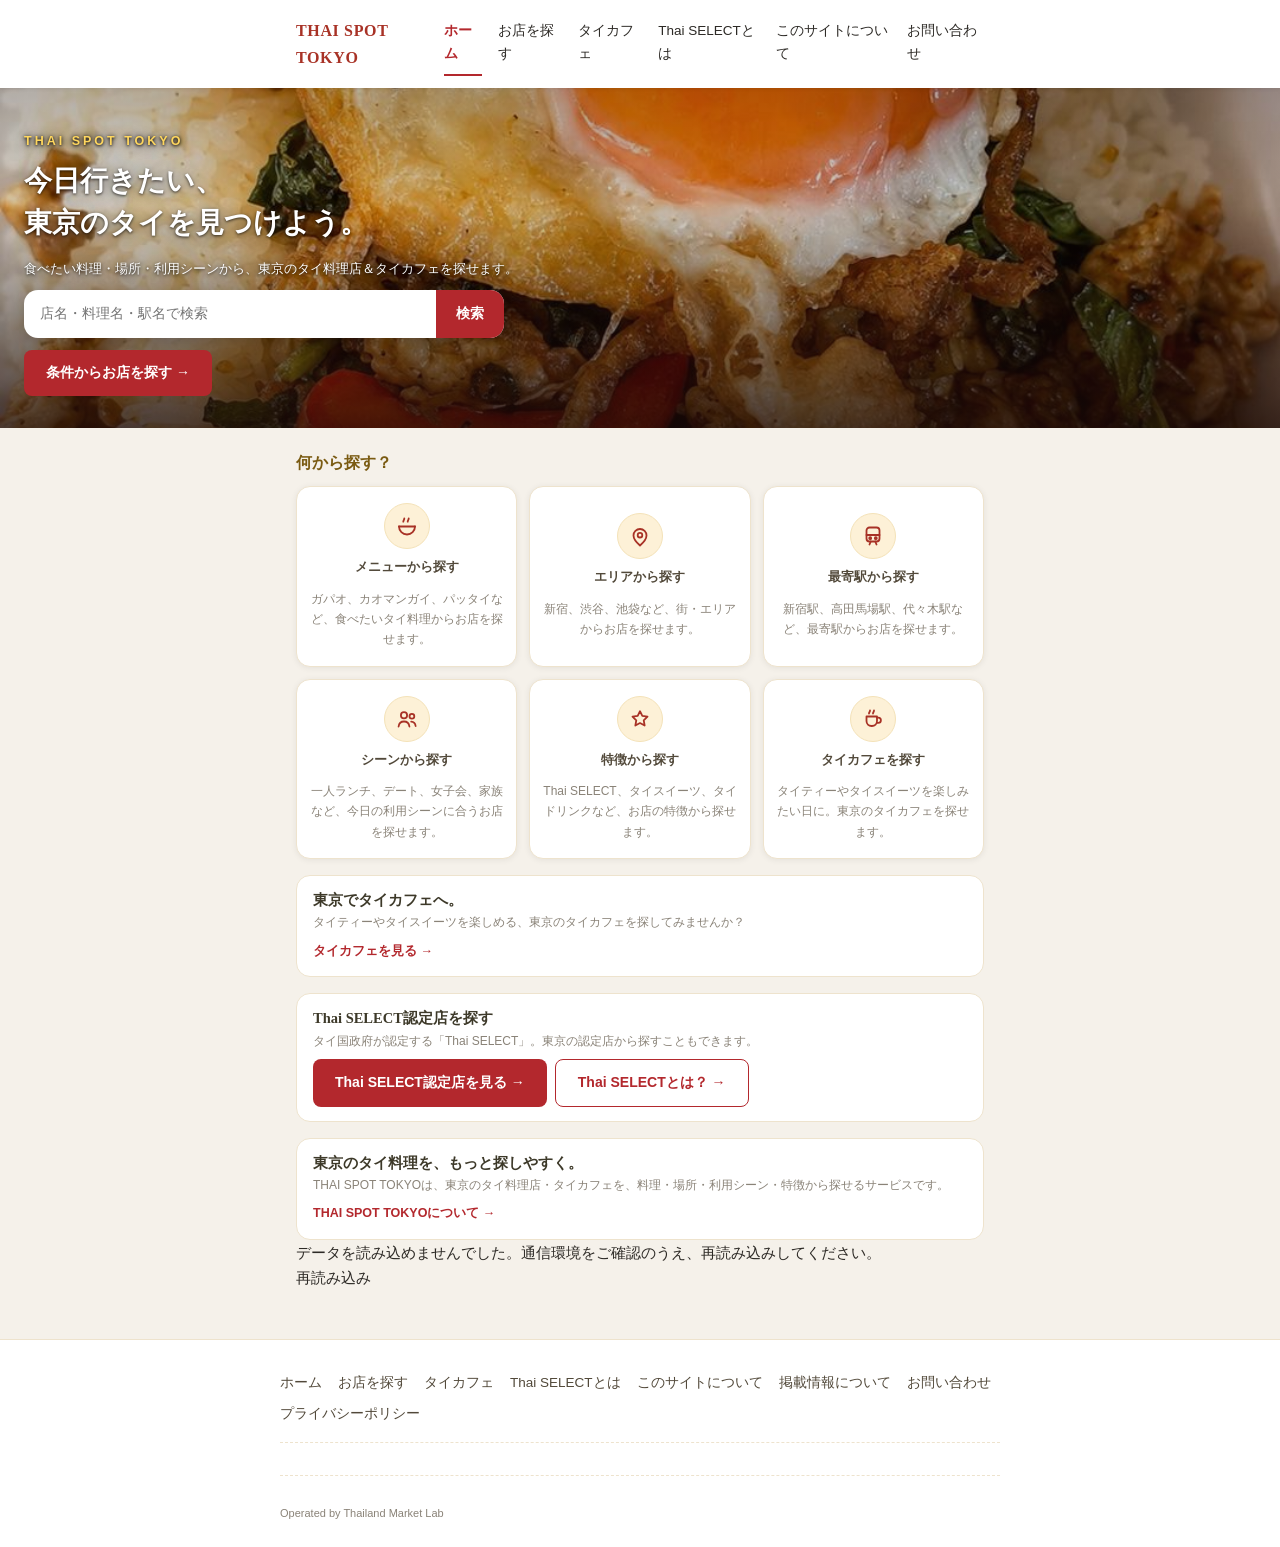
<file: index.html>
<!doctype html>
<html lang="ja">
<head>
<meta charset="UTF-8">
<meta name="viewport" content="width=device-width, initial-scale=1.0">
<title>THAI SPOT TOKYO | 東京のタイ料理店・タイカフェ検索</title>
<meta name="description" content="東京都内のタイ料理店・タイカフェを、料理・エリア・駅・シーン・特徴から探せる検索サイトです。">
<link rel="stylesheet" href="assets/css/style.css?v=20260826a">
<style>
  /* このページ限定の補助スタイル(style.cssは編集しない・search.html等の局所style慣例に準拠・実装設計書13-H)。
     既存デザイントークン(:root変数)のみ再利用し、新しい配色は増やさない。 */
  #hero-cta { margin-top: var(--space-3); } /* ヒーロー内メインボタン(13-H-2)を検索バーから少し離す */
  .hero__lead { font-size: 13px; color: #fff; margin: -2px 0 10px; text-shadow: 0 1px 3px rgba(0,0,0,.7), 0 2px 10px rgba(0,0,0,.5); } /* 仕様書3-1の説明文(影強化=8/25課長指摘対応) */
  .promo-panel__actions { display: flex; flex-wrap: wrap; gap: var(--space-2); margin-top: var(--space-2); } /* Thai SELECT 2ボタン化(13-H-5)の横並び */
</style>
</head>
<body>

<div id="site-header"></div>

<main id="main-content">
  <!-- ヒーロー(実装設計書6章): 写真+グラデオーバーレイ+ブランド+キャッチ+検索バー+メインボタン(13-H-2)。
       見出し・背景画像・ボタン文言はtexts()取得後にJSで上書きするが、それまでは下記の初期値をそのまま表示する
       (要件2-2: 文言層は無停止。データ取得失敗時も白画面・空欄にしない) -->
  <section class="hero" id="hero">
    <div class="hero__content">
      <p class="hero__brand">THAI SPOT TOKYO</p>
      <h1 class="hero__title" id="hero-title">今日行きたい、
東京のタイを見つけよう。</h1>
      <!-- 仕様書3-1「説明」(最終ゲート仕上げで追加・texts: hero_lead) -->
      <p class="hero__lead" id="hero-lead">食べたい料理・場所・利用シーンから、東京のタイ料理店＆タイカフェを探せます。</p>
      <form class="hero-search" id="hero-search-form" action="search.html" method="get">
        <input class="hero-search__input" type="search" name="freeword" placeholder="店名・料理名・駅名で検索" aria-label="フリーワードで検索">
        <button class="hero-search__button" type="submit">検索</button>
      </form>
      <!-- 仕様書3-1メインボタン(実装設計書13-H-2で新設): [条件からお店を探す →]→search.html -->
      <a class="btn btn--primary" id="hero-cta" href="search.html">条件からお店を探す →</a>
    </div>
  </section>

  <div class="container">

    <!-- シート設定に問題がある可能性があるときだけ表示(実装設計書13-H-12。search.html等と同一の慣例:
         #warnings-banner-mountへappendChild。TS.render.warningsBannerはtypeofガード付きで独立動作) -->
    <div id="warnings-banner-mount"></div>

    <!-- 「何から探す？」6ブロック: search.htmlの該当カテゴリにフォーカス遷移(条件は未適用のまま・要件6章)。
         各タイルの説明文(実装設計書13-H-7)は仕様書3-1の本文どおり・texts()駆動。
         6番目は仕様書3-1どおり「タイカフェ」→cafe.html(実装設計書13-H-6。旧「タイプから探す」は廃止。
         店舗タイプはsearch.html内の選択UIで引き続き選べるため機能喪失なし) -->
    <section aria-labelledby="explore-title">
      <h2 class="section-title" id="explore-title">何から探す？</h2>
      <div class="explore-grid">
        <a class="explore-tile" href="search.html#focus=dish">
          <span class="explore-tile__icon" aria-hidden="true"><svg viewBox="0 0 24 24" fill="none" stroke="currentColor" stroke-width="1.8" stroke-linecap="round" stroke-linejoin="round" focusable="false"><path d="M4 12.5h16"/><path d="M20 12.5a8 8 0 0 1-16 0"/><path d="M9.3 4.5c0 1.3-1 1.9-1 3.2"/><path d="M13.7 4.5c0 1.3-1 1.9-1 3.2"/></svg></span>
          <span class="explore-tile__label">メニューから探す</span>
          <span class="promo-panel__desc" id="explore-desc-dish">ガパオ、カオマンガイ、パッタイなど、食べたいタイ料理からお店を探せます。</span>
        </a>
        <a class="explore-tile" href="search.html#focus=area">
          <span class="explore-tile__icon" aria-hidden="true"><svg viewBox="0 0 24 24" fill="none" stroke="currentColor" stroke-width="1.8" stroke-linecap="round" stroke-linejoin="round" focusable="false"><path d="M12 21.5s-6.5-5.6-6.5-10a6.5 6.5 0 0 1 13 0c0 4.4-6.5 10-6.5 10Z"/><circle cx="12" cy="11.2" r="2.3"/></svg></span>
          <span class="explore-tile__label">エリアから探す</span>
          <span class="promo-panel__desc" id="explore-desc-area">新宿、渋谷、池袋など、街・エリアからお店を探せます。</span>
        </a>
        <a class="explore-tile" href="search.html#focus=station">
          <span class="explore-tile__icon" aria-hidden="true"><svg viewBox="0 0 24 24" fill="none" stroke="currentColor" stroke-width="1.8" stroke-linecap="round" stroke-linejoin="round" focusable="false"><rect x="5.5" y="3.5" width="13" height="14" rx="3"/><path d="M5.5 11h13"/><circle cx="9.2" cy="14.2" r="1"/><circle cx="14.8" cy="14.2" r="1"/><path d="M8.5 20.5l1.2-3"/><path d="M15.5 20.5l-1.2-3"/></svg></span>
          <span class="explore-tile__label">最寄駅から探す</span>
          <span class="promo-panel__desc" id="explore-desc-station">新宿駅、高田馬場駅、代々木駅など、最寄駅からお店を探せます。</span>
        </a>
        <a class="explore-tile" href="search.html#focus=scene">
          <span class="explore-tile__icon" aria-hidden="true"><svg viewBox="0 0 24 24" fill="none" stroke="currentColor" stroke-width="1.8" stroke-linecap="round" stroke-linejoin="round" focusable="false"><circle cx="9" cy="8.3" r="3.1"/><path d="M3.6 19.5c.4-3.1 2.7-5 5.4-5s5 1.9 5.4 5"/><circle cx="16.9" cy="9.3" r="2.4"/><path d="M16.2 14.7c2.5.3 4.1 1.9 4.4 4.3"/></svg></span>
          <span class="explore-tile__label">シーンから探す</span>
          <span class="promo-panel__desc" id="explore-desc-scene">一人ランチ、デート、女子会、家族など、今日の利用シーンに合うお店を探せます。</span>
        </a>
        <a class="explore-tile" href="search.html#focus=feature">
          <span class="explore-tile__icon" aria-hidden="true"><svg viewBox="0 0 24 24" fill="none" stroke="currentColor" stroke-width="1.8" stroke-linecap="round" stroke-linejoin="round" focusable="false"><path d="M12 4.2l2.3 4.7 5.2.76-3.76 3.66.89 5.18L12 16.06l-4.63 2.44.89-5.18L4.5 9.66l5.2-.76Z"/></svg></span>
          <span class="explore-tile__label">特徴から探す</span>
          <span class="promo-panel__desc" id="explore-desc-feature">Thai SELECT、タイスイーツ、タイドリンクなど、お店の特徴から探せます。</span>
        </a>
        <a class="explore-tile" href="cafe.html">
          <span class="explore-tile__icon" aria-hidden="true"><svg viewBox="0 0 24 24" fill="none" stroke="currentColor" stroke-width="1.8" stroke-linecap="round" stroke-linejoin="round" focusable="false"><path d="M5.5 9.5h10.5v4.5a5 5 0 0 1-5 5h-.5a5 5 0 0 1-5-5Z"/><path d="M16 10.6h1.3a2.6 2.6 0 0 1 0 5.2H16"/><path d="M9 3.5c0 1.2-1 1.7-1 3"/><path d="M13 3.5c0 1.2-1 1.7-1 3"/></svg></span>
          <span class="explore-tile__label">タイカフェを探す</span>
          <span class="promo-panel__desc" id="explore-desc-cafe">タイティーやタイスイーツを楽しみたい日に。東京のタイカフェを探せます。</span>
        </a>
      </div>
    </section>

    <!-- おすすめ条件チップ: タップで条件適用済み遷移(要件6章)。値はSite_Texts「recommend_chips」駆動(実装設計書7章) -->
    <section id="recommend-section" aria-labelledby="recommend-title" hidden>
      <h2 class="section-title" id="recommend-title">おすすめの条件から探す</h2>
      <div id="recommend-chips" class="chips"></div>
    </section>

    <!-- タイ料理、何を食べる？(仕様書3-1・実装設計書13-H-1で新設): 「定番から探す」「ちょっと珍しいタイ料理」
         各5チップ+[すべてのメニューから探す →]。チップはtexts('home_dishes_popular'/'home_dishes_rare')
         駆動・resolveChipParamKey(下記スクリプト内・おすすめチップと同一関数)でMenusと突合し、未解決ラベルは
         非表示。仕様書の「ガパオ」は実在値「ガパオライス」に置換済み(fixtures/Menus.json確認・報告書に対応表)。
         おすすめチップ同様、db確定前(または通信失敗時)は非表示のまま(既存recommend-sectionの挙動に合わせる) -->
    <section id="dishes-section" aria-labelledby="dishes-title" hidden>
      <h2 class="section-title" id="dishes-title">タイ料理、何を食べる？</h2>
      <p class="promo-panel__desc" id="dishes-lead">「タイ料理が食べたい。でも、何を選べばいい？ そんなときは料理から探してみてください。」</p>
      <div class="panel" id="dishes-popular-panel" hidden>
        <h3 id="dishes-popular-title">定番から探す</h3>
        <div id="dishes-popular-chips" class="chips"></div>
      </div>
      <div class="panel" id="dishes-rare-panel" hidden>
        <h3 id="dishes-rare-title">ちょっと珍しいタイ料理</h3>
        <div id="dishes-rare-chips" class="chips"></div>
      </div>
      <p id="dishes-cta"><a class="btn btn--outline" id="dishes-cta-link" href="search.html#focus=dish">すべてのメニューから探す →</a></p>
    </section>

    <!-- タイカフェ導線(要件1章: ホーム→/cafe.html) -->
    <section class="promo-panel" id="promo-cafe">
      <h2 class="promo-panel__title" id="promo-cafe-title">東京でタイカフェへ。</h2>
      <p class="promo-panel__desc" id="promo-cafe-desc">タイティーやタイスイーツを楽しめる、東京のタイカフェを探してみませんか？</p>
      <a class="promo-panel__link" id="promo-cafe-link" href="cafe.html">タイカフェを見る →</a>
    </section>

    <!-- Thai SELECT導線(要件1章: ホーム→/thaiselect.html)。実装設計書13-H-5: 仕様書3-1どおり2ボタン化
         ([Thai SELECT認定店を見る →]→search.html?feature=Thai SELECT認定(実在Feature名・URLエンコード)
         +[Thai SELECTとは？ →]→thaiselect.html)。未使用だったhome_thaiselect_button/home_cafe_buttonを
         実際に使う形にした(promoリンクのtexts駆動化) -->
    <section class="promo-panel" id="promo-thaiselect">
      <h2 class="promo-panel__title" id="promo-thaiselect-title">Thai SELECT認定店を探す</h2>
      <p class="promo-panel__desc" id="promo-thaiselect-desc">タイ国政府が認定する「Thai SELECT」。東京の認定店から探すこともできます。</p>
      <div class="promo-panel__actions">
        <a class="btn btn--primary" id="promo-thaiselect-primary" href="search.html">Thai SELECT認定店を見る →</a>
        <a class="btn btn--outline" id="promo-thaiselect-secondary" href="thaiselect.html">Thai SELECTとは？ →</a>
      </div>
    </section>

    <!-- About導線(仕様書3-1/3-7・実装設計書13-H-3で新設): [THAI SPOT TOKYOについて →]→about.html。
         既存のpromo-panel部品をそのまま流用(新規CSS不要) -->
    <section class="promo-panel" id="promo-about">
      <h2 class="promo-panel__title" id="promo-about-title">東京のタイ料理を、もっと探しやすく。</h2>
      <p class="promo-panel__desc" id="promo-about-desc">THAI SPOT TOKYOは、東京のタイ料理店・タイカフェを、料理・場所・利用シーン・特徴から探せるサービスです。</p>
      <a class="promo-panel__link" id="promo-about-link" href="about.html">THAI SPOT TOKYOについて →</a>
    </section>

    <!-- 広告枠(要件1章: ホーム下部1)。該当広告なしなら何も描画されない -->
    <div id="home-ad-slot"></div>

    <!-- データ取得失敗時のみ表示(要件2-3: 白画面禁止) -->
    <div id="home-error" hidden></div>

  </div>
</main>

<div id="site-footer"></div>

<script src="assets/js/config.js?v=20260826a"></script>
<script src="assets/js/texts-default.js?v=20260826a"></script>
<script src="assets/js/util.js?v=20260826a"></script>
<script src="assets/js/data.js?v=20260826a"></script>
<script src="assets/js/render.js?v=20260826a"></script>
<script src="assets/js/log.js?v=20260826a"></script>
<script>
(function () {
  'use strict';

  // 共通ヘッダー/フッターはdbなしで即描画(体感速度優先)。フッターの「お知らせ・特集」はdb確定後に追って反映する。
  TS.render.chrome('home');

  // Thai SELECT主ボタンのhref(実装設計書13-H-5: search.html?feature=Thai SELECT認定・実在Feature名を
  // encodeURIComponentで必ずエスケープ・thaiselect.htmlの既存CTA実装と同じ組み立て方)。
  // 固定値でdbに依存しないため、データ取得を待たず同期的に設定する(通信失敗時もリンク切れにしない)。
  var thaiselectPrimary = document.getElementById('promo-thaiselect-primary');
  if (thaiselectPrimary) thaiselectPrimary.href = 'search.html?feature=' + encodeURIComponent('Thai SELECT認定');

  TS.data.load().then(function (db) {
    TS.render.footerNotices(db);
    insertWarningsBanner(db);

    // ヒーロー見出し・メインボタン(要件2-2: Site_Texts駆動。値が無ければHTML初期値のまま)
    var heroCatch = db.texts('hero_catch');
    if (heroCatch) TS.util.setText('hero-title', heroCatch);
    setTextIfPresent('hero-lead', db.texts('hero_lead'));
    setTextIfPresent('hero-cta', db.texts('hero_cta_label'));

    // ヒーロー背景画像(実装設計書6章: texts('hero_image_url') > assets/img/hero.jpg > CSSグラデ)
    var heroImageRaw = db.texts('hero_image_url');
    if (heroImageRaw) {
      var safeHero = TS.util.safeUrl(heroImageRaw, { image: true });
      if (safeHero) {
        var heroEl = document.getElementById('hero');
        if (heroEl) heroEl.style.setProperty('--hero-image', 'url("' + safeHero + '")');
      }
    }

    renderExploreDescriptions(db);
    renderRecommendChips(db);
    renderDishSection(db);

    // タイカフェ/Thai SELECT/About導線の文言(Site_Texts駆動)
    setTextIfPresent('promo-cafe-title', db.texts('home_cafe_title'));
    setTextIfPresent('promo-cafe-desc', db.texts('home_cafe_desc'));
    setTextIfPresent('promo-cafe-link', db.texts('home_cafe_button'));

    setTextIfPresent('promo-thaiselect-title', db.texts('home_thaiselect_title'));
    setTextIfPresent('promo-thaiselect-desc', db.texts('home_thaiselect_desc'));
    setTextIfPresent('promo-thaiselect-primary', db.texts('home_thaiselect_button'));
    setTextIfPresent('promo-thaiselect-secondary', db.texts('home_thaiselect_secondary_button'));

    setTextIfPresent('promo-about-title', db.texts('home_about_title'));
    setTextIfPresent('promo-about-desc', db.texts('home_about_desc'));
    setTextIfPresent('promo-about-link', db.texts('home_about_button'));

    // 広告枠(要件1章: home_bottom。該当広告なしならadSlotはnullを返すので何もしない)
    var ad = TS.render.adSlot('home_bottom', db);
    if (ad) document.getElementById('home-ad-slot').appendChild(ad);

  }).catch(function (err) {
    // 要件2-3: 通信失敗・非200時は「データを読み込めませんでした」表示(白画面禁止)
    var errEl = document.getElementById('home-error');
    if (errEl) {
      errEl.hidden = false;
      TS.data.loadError(errEl, err);
    }
  });

  // シート設定に問題がある可能性があるときだけ小バナーを先頭(コンテナ内)に挿入(実装設計書13-H-12)
  function insertWarningsBanner(db) {
    if (typeof TS.render.warningsBanner !== 'function') return;
    var banner = TS.render.warningsBanner(db);
    if (!banner) return;
    var mount = document.getElementById('warnings-banner-mount');
    if (mount) mount.appendChild(banner);
  }

  function setTextIfPresent(id, text) {
    if (text) TS.util.setText(id, text);
  }

  // 「何から探す？」6タイルの説明文(実装設計書13-H-7)
  function renderExploreDescriptions(db) {
    setTextIfPresent('explore-desc-dish', db.texts('home_block_dish_desc'));
    setTextIfPresent('explore-desc-area', db.texts('home_block_area_desc'));
    setTextIfPresent('explore-desc-station', db.texts('home_block_station_desc'));
    setTextIfPresent('explore-desc-scene', db.texts('home_block_scene_desc'));
    setTextIfPresent('explore-desc-feature', db.texts('home_block_feature_desc'));
    setTextIfPresent('explore-desc-cafe', db.texts('home_block_cafe_desc'));
  }

  // おすすめ条件チップを描画する。値はカンマ区切りのtexts('recommend_chips')、
  // 無ければconfig.jsのTS.config.RECOMMEND_CHIPSにフォールバック(実装設計書7章)
  function renderRecommendChips(db) {
    var section = document.getElementById('recommend-section');
    var mount = document.getElementById('recommend-chips');
    if (!mount || !section) return;

    var raw = db.texts('recommend_chips');
    var labels = raw
      ? parseCsvLabels(raw)
      : (TS.config.RECOMMEND_CHIPS || []).map(function (s) { return (s || '').trim(); }).filter(Boolean);
    var items = buildChipItems(labels, db);

    if (!items.length) {
      section.hidden = true;
      return;
    }
    section.hidden = false;
    renderChipGroup(items, mount);
  }

  // タイ料理、何を食べる？(仕様書3-1・実装設計書13-H-1): 「定番から探す」「ちょっと珍しいタイ料理」の
  // 2グループをそれぞれ resolveChipParamKey で実マスタ突合し、未解決ラベルは非表示にする
  // (要件2-4「無言の誤誘導禁止」＝存在しない条件はリンクとして出さない、おすすめチップと同じ方針)。
  function renderDishSection(db) {
    var section = document.getElementById('dishes-section');
    if (!section) return;

    setTextIfPresent('dishes-title', db.texts('home_dishes_heading'));
    setTextIfPresent('dishes-lead', db.texts('home_dishes_lead'));
    setTextIfPresent('dishes-cta-link', db.texts('home_dishes_cta_label'));

    var popularItems = buildChipItems(parseCsvLabels(db.texts('home_dishes_popular')), db);
    var rareItems = buildChipItems(parseCsvLabels(db.texts('home_dishes_rare')), db);

    toggleDishPanel('dishes-popular-panel', 'dishes-popular-title', 'dishes-popular-chips',
      db.texts('home_dishes_popular_heading'), popularItems);
    toggleDishPanel('dishes-rare-panel', 'dishes-rare-title', 'dishes-rare-chips',
      db.texts('home_dishes_rare_heading'), rareItems);

    // 両グループとも0件なら見出し/リード文/CTAだけの空セクションを出さない
    section.hidden = !(popularItems.length || rareItems.length);
  }

  function toggleDishPanel(panelId, titleId, chipsId, headingText, items) {
    var panel = document.getElementById(panelId);
    if (!panel) return;
    if (!items.length) { panel.hidden = true; return; }
    setTextIfPresent(titleId, headingText);
    renderChipGroup(items, document.getElementById(chipsId));
    panel.hidden = false;
  }

  // ---- チップ解決の共通ヘルパー(おすすめチップ/タイ料理2グループで共用。resolveChipParamKeyは
  //      このファイル内の1箇所のみに実装し重複実装しない・実装設計書13-H注意点) ----

  function parseCsvLabels(raw) {
    return (raw ? raw.split(',') : [])
      .map(function (s) { return (s || '').trim(); })
      .filter(Boolean);
  }

  function buildChipItems(labels, db) {
    return (labels || [])
      .map(function (label) { return { value: label, label: label, paramKey: resolveChipParamKey(label, db) }; })
      .filter(function (it) { return !!it.paramKey; });
  }

  function renderChipGroup(items, mount) {
    if (!mount) return;
    while (mount.firstChild) mount.removeChild(mount.firstChild);
    if (!items.length) return;
    var chipsEl = TS.render.chips(items, {
      hrefFor: function (value) {
        var it = items.filter(function (x) { return x.value === value; })[0];
        return 'search.html?' + it.paramKey + '=' + encodeURIComponent(value);
      }
    });
    while (chipsEl.firstChild) mount.appendChild(chipsEl.firstChild);
  }

  // 各ラベルがどのカテゴリ(料理/エリア/駅/シーン/特徴/タイプ)に属すか、マスタと突合して判定する。
  // 要件2-4: 値の突合はトリム+正規化。マスタに存在しない値は無視して表示しない(無言の誤誘導を避ける=
  // 存在しない条件は「見つからなかった」表示をするより、そもそもリンクとして出さない方が安全なため)
  function resolveChipParamKey(label, db) {
    var norm = TS.util.norm(label);
    if ((db.menus || []).some(function (m) { return TS.util.norm(m.name) === norm; })) return 'dish';
    if ((db.scenes || []).some(function (s) { return TS.util.norm(s.name) === norm; })) return 'scene';
    if ((db.features || []).some(function (f) { return TS.util.norm(f.name) === norm; })) return 'feature';
    if ((db.stores || []).some(function (s) { return TS.util.norm(s.area) === norm; })) return 'area';
    if ((db.stores || []).some(function (s) { return TS.util.norm(s.station) === norm; })) return 'station';
    if ((db.stores || []).some(function (s) { return TS.util.norm(s.storeType) === norm; })) return 'type';
    return null;
  }
})();
</script>
</body>
</html>
</file>
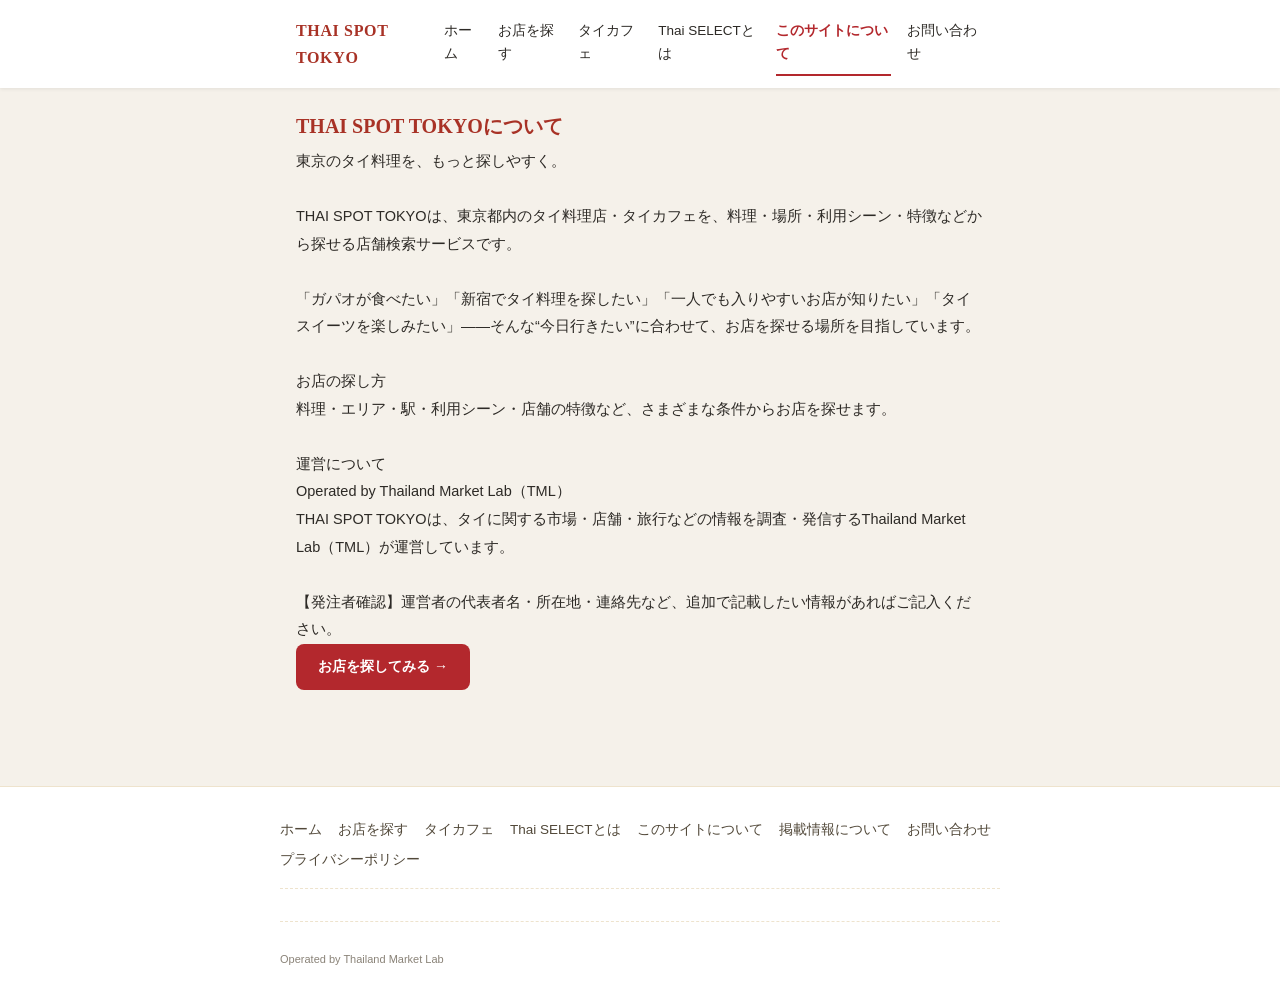
<file: about.html>
<!doctype html>
<html lang="ja">
<head>
<meta charset="UTF-8">
<meta name="viewport" content="width=device-width, initial-scale=1.0">
<title id="page-title">THAI SPOT TOKYOについて｜THAI SPOT TOKYO</title>
<meta name="description" id="page-description" content="THAI SPOT TOKYOの運営方針・掲載についてのご案内です。">
<link rel="stylesheet" href="assets/css/style.css?v=20260826a">
</head>
<body>

<div id="site-header"></div>

<main id="main-content">
  <div class="container">
    <!-- シート設定に問題がある可能性があるときだけ表示(実装設計書13-H-12。search.html等と同一の慣例) -->
    <div id="warnings-banner-mount"></div>

    <div class="article">
      <h1 class="article__title" id="article-title">THAI SPOT TOKYOについて</h1>
      <p class="article__body" id="article-body"></p>
      <p id="article-cta"></p>
    </div>
  </div>
</main>

<div id="site-footer"></div>

<!-- 要件2-2「文言層は無停止」: 本文はSite_Texts駆動だが、通信失敗時でもtexts-default.jsの組み込み文言で
     ページとして完全に成立させる(白画面・空欄禁止)。広告枠なし(要件1章7番)。
     動的テキストは全てTS.util.setText()(textContent代入)経由。 -->
<script src="assets/js/config.js?v=20260826a"></script>
<script src="assets/js/texts-default.js?v=20260826a"></script>
<script src="assets/js/util.js?v=20260826a"></script>
<script src="assets/js/data.js?v=20260826a"></script>
<script src="assets/js/render.js?v=20260826a"></script>
<script>
(function () {
  'use strict';

  var U = TS.util;

  TS.render.chrome('about');

  function applyTexts(texts) {
    document.title = texts('meta_title_about') || document.title;
    var descMeta = document.getElementById('page-description');
    if (descMeta) descMeta.setAttribute('content', texts('meta_desc_about'));

    U.setText('article-title', texts('about_title'));
    U.setText('article-body', texts('about_body'));

    renderCta(texts('about_cta_label'));
  }

  // CTAボタン: 「お店を探してみる」→ search.html（条件未適用・仕様書3-7の導線）
  function renderCta(label) {
    var mount = document.getElementById('article-cta');
    mount.textContent = '';
    if (!label) return;
    var a = U.el('a', { class: 'btn btn--primary' }, [label]);
    a.href = 'search.html'; // 自前組み立て文字列は直接代入(設計書10-1)
    mount.appendChild(a);
  }

  applyTexts(function (key) { return (TS.textsDefault && TS.textsDefault[key]) || ''; });

  TS.data.load().then(function (db) {
    TS.render.footerNotices(db);
    insertWarningsBanner(db);
    applyTexts(db.texts);
  }).catch(function (err) {
    if (typeof console !== 'undefined') console.error('[about.html] データ取得に失敗(texts-defaultで続行):', err);
  });

  // シート設定に問題がある可能性があるときだけ小バナーを先頭に挿入(実装設計書13-H-12)
  function insertWarningsBanner(db) {
    if (typeof TS.render.warningsBanner !== 'function') return;
    var banner = TS.render.warningsBanner(db);
    if (!banner) return;
    var mount = document.getElementById('warnings-banner-mount');
    if (mount) mount.appendChild(banner);
  }
})();
</script>
</body>
</html>
</file>
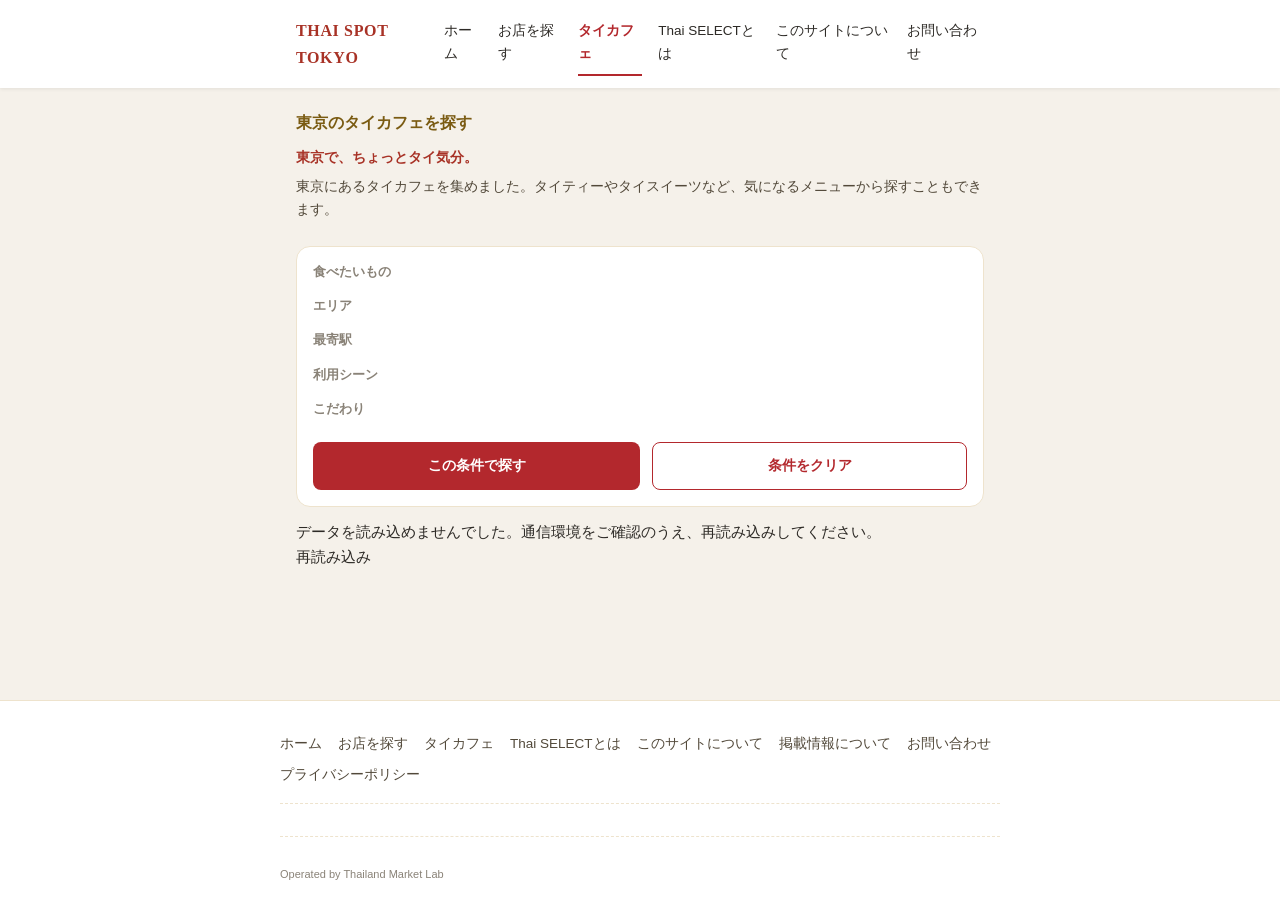
<file: cafe.html>
<!doctype html>
<html lang="ja">
<head>
<meta charset="UTF-8">
<meta name="viewport" content="width=device-width, initial-scale=1.0">
<title>東京のタイカフェを探す｜THAI SPOT TOKYO</title>
<meta name="description" content="東京にあるタイカフェを一覧から探せます。エリアやメニューなど、追加条件での絞り込みにも対応しています。">
<link rel="stylesheet" href="assets/css/style.css?v=20260826a">
<style>
  /* search.htmlと同一の局所スタイル(共有cssファイルは設計書1章のファイル構成に無いためページごとに複製。
     style.cssは編集しない・実装設計書10-3章の check.html 局所style慣例に準拠)。 */
  .page-catch { font-family: var(--font-heading); font-weight: 700; font-size: 14px; color: var(--color-primary-deep); margin: 2px 0 6px; }
  .page-lead { color: var(--color-muted-2); font-size: 13.5px; margin: 4px 0 var(--space-5); }
  .filter-group { margin-bottom: var(--space-4); }
  .filter-group:last-of-type { margin-bottom: 0; }
  .dish-subgroup { margin-bottom: var(--space-2); }
  .dish-subgroup__title { font-size: 11.5px; color: var(--color-muted); margin: var(--space-2) 0 6px; }
  .dish-subgroup:first-child .dish-subgroup__title { margin-top: 0; }
  .search-actions { display: flex; flex-wrap: wrap; gap: var(--space-3); margin-top: var(--space-5); }
  .search-actions .btn { flex: 1 1 auto; }
  .results-sub { font-size: 13px; color: var(--color-muted-2); margin: 0 0 var(--space-3); }
  .dropped-note {
    font-size: 12px; color: var(--color-tag-gold-ink); background: var(--color-tag-gold-bg);
    border-radius: var(--radius-s); padding: 8px 12px; margin-bottom: var(--space-3);
  }
</style>
</head>
<body>

<div id="site-header"></div>

<main id="main-content">
  <div class="container">

    <!-- シート設定に問題がある可能性があるときだけ表示(実装設計書13-I-10)。TS.render.warningsBannerは
         担当Hが並行実装中のため、呼び出し側は typeof ガード付きで独立動作させる(未実装でも本ページは壊れない)。 -->
    <div id="warnings-banner-mount"></div>

    <!-- ページタイトル/キャッチ/リード文はSite_Texts駆動(cafe_heading/cafe_catch/cafe_lead)。
         HTML初期値はtexts-default.jsの現行値(=仕様書3-5の文言)と同一にして、JS未実行/データ取得前でも
         矛盾なく表示する。 -->
    <section id="cafe-intro-section" aria-labelledby="cafe-title">
      <h1 id="cafe-title" class="section-title">東京のタイカフェを探す</h1>
      <p id="cafe-catch" class="page-catch">東京で、ちょっとタイ気分。</p>
      <p id="cafe-lead" class="page-lead">東京にあるタイカフェを集めました。タイティーやタイスイーツなど、気になるメニューから探すこともできます。</p>
    </section>

    <!-- Store_type=Cafe固定絞込+追加条件(料理/エリア/駅/シーン/特徴)で再検索可(要件1章5番)。
         店舗タイプ選択チップは出さない(常にCafeを強制し、UIからも外せないようにする)。 -->
    <section id="cafe-form-section" aria-labelledby="cafe-form-title">
      <form id="cafe-form" class="panel">
        <h2 id="cafe-form-title" class="visually-hidden">追加条件で絞り込む</h2>

        <div class="filter-group" data-cat-group="dish">
          <h2 id="cat-title-dish">食べたいもの</h2>
          <div id="dish-groups"></div>
        </div>

        <div class="filter-group" data-cat-group="area">
          <h2 id="cat-title-area">エリア</h2>
          <div id="chips-area"></div>
        </div>

        <div class="filter-group" data-cat-group="station">
          <h2 id="cat-title-station">最寄駅</h2>
          <div id="chips-station"></div>
        </div>

        <div class="filter-group" data-cat-group="scene">
          <h2 id="cat-title-scene">利用シーン</h2>
          <div id="chips-scene"></div>
        </div>

        <div class="filter-group" data-cat-group="feature">
          <h2 id="cat-title-feature">こだわり</h2>
          <div id="chips-feature"></div>
        </div>

        <div class="search-actions">
          <button type="submit" class="btn btn--primary" id="cafe-submit-btn">この条件で探す</button>
          <button type="button" class="btn btn--outline" id="cafe-clear-btn">条件をクリア</button>
        </div>
      </form>
    </section>

    <section id="cafe-results-section" aria-labelledby="cafe-results-heading" aria-live="polite">
      <p class="results-sub" id="cafe-results-heading"></p>
      <p class="dropped-note" id="cafe-dropped-note" hidden></p>
      <div class="card-list" id="cafe-results-list"></div>
      <div class="state-panel" id="cafe-results-empty" hidden>
        <p class="state-panel__desc" id="cafe-results-empty-text"></p>
        <div class="state-panel__actions">
          <button type="button" class="btn btn--outline" id="cafe-results-change-btn">条件を変更する</button>
        </div>
      </div>
    </section>

    <!-- 広告枠なし(要件1章表・タイカフェ行=広告枠列は空欄。Adsシートの位置定義にもcafe_bottomは無い) -->

    <!-- データ取得失敗時のみ表示(要件2-3: 白画面禁止) -->
    <div id="cafe-error" hidden></div>

  </div>
</main>

<div id="site-footer"></div>

<script src="assets/js/config.js?v=20260826a"></script>
<script src="assets/js/texts-default.js?v=20260826a"></script>
<script src="assets/js/util.js?v=20260826a"></script>
<script src="assets/js/data.js?v=20260826a"></script>
<script src="assets/js/render.js?v=20260826a"></script>
<script src="assets/js/search.js?v=20260826a"></script>
<script src="assets/js/log.js?v=20260826a"></script>
<script>
(function () {
  'use strict';

  // db.texts()が万一空文字を返した場合の保険(通常は texts-default.js の初回リリース原稿がそのまま使われる)。
  var ZERO_FALLBACK = '条件に合うお店が見つかりませんでした。条件を減らして、もう一度探してみてください。';
  var DROPPED_SUFFIX_FALLBACK = 'の条件が見つからなかったため、全店舗を表示しています。';
  // 0件時は「全店舗を表示しています」と言うと矛盾するため出し分ける(実装設計書13-I-2)
  var DROPPED_SUFFIX_ZERO_FALLBACK = 'の条件は見つかりませんでした。';

  // 実装設計書13-I-6: 見出しは db.texts('menu_category_'+category.toLowerCase()) を先に引き、
  // 空ならこのハードコード表→さらに無ければキーそのもの(またはその他)の順で解決する
  // (menu_category_*キーは担当Hが並行追加中のため、texts側が空の間はこの表が独立して機能する)。
  var MENU_CATEGORY_ORDER = ['RICE', 'CURRY', 'NOODLE', 'SALAD', 'SOUP', 'GRILL', 'FRIED', 'STIR_FRY', 'HOT_POT', 'DESSERT', 'DRINK'];
  var MENU_CATEGORY_LABELS = {
    RICE: 'ご飯もの', CURRY: 'カレー', NOODLE: '麺類', SALAD: 'サラダ', SOUP: 'スープ',
    GRILL: '焼き物', FRIED: '揚げ物', STIR_FRY: '炒め物', HOT_POT: '鍋物', DESSERT: 'デザート', DRINK: 'ドリンク'
  };

  // menu_category_*テキストキーの解決順(実装設計書13-I-6): texts() → ハードコード表 → fallback(キー自体/その他)
  function categoryLabel(db, categoryKeyForTexts, fallback) {
    var textsKey = 'menu_category_' + String(categoryKeyForTexts).toLowerCase();
    var fromTexts = (db && typeof db.texts === 'function') ? db.texts(textsKey) : '';
    return fromTexts || fallback;
  }

  var catItems = null;
  var dishGroups = [];
  var selectedConds = { dish: '', area: '', station: '', scene: '', feature: '' };
  var lastDb = null;

  TS.render.chrome('cafe');

  // 追加条件はURLクエリでも着地可(dish/area/station/scene/feature)。typeはCafe固定のため常に無視して上書きする。
  var urlConds = TS.search.condsFromUrl();
  selectedConds.dish = urlConds.dish || '';
  selectedConds.area = urlConds.area || '';
  selectedConds.station = urlConds.station || '';
  selectedConds.scene = urlConds.scene || '';
  selectedConds.feature = urlConds.feature || '';

  TS.data.load().then(function (db) {
    lastDb = db;
    TS.render.footerNotices(db);
    insertWarningsBanner(db);
    applyTexts(db);

    catItems = buildCatItems(db);
    dishGroups = buildDishGroups(db, db.menus.filter(function (m) { return m.published; }));

    renderCatGroup('area', 'chips-area');
    renderCatGroup('station', 'chips-station');
    renderCatGroup('scene', 'chips-scene');
    renderCatGroup('feature', 'chips-feature');
    renderDishGroups();

    // 初回着地もCafeという条件の検索利用として1回分数える(要件4章の集計例に「Cafe 20回」が明記されているため。
    // 重複はlog.js側のsessionStorage直前条件比較で1回化される)。「条件をクリア」はログ対象外
    // (実装設計書13-I-1・UI再描画のみ)なので、runCafeSearchへ明示的にログあり(true)で渡す。
    runCafeSearch(true);

  }).catch(function (err) {
    var errEl = document.getElementById('cafe-error');
    errEl.hidden = false;
    TS.data.loadError(errEl, err);
  });

  // シート設定に問題がある可能性がある時だけ警告バナーを先頭に挿入する(実装設計書13-I-10)。
  // TS.render.warningsBannerは担当Hが並行実装中の関数のため、typeofガードを必須にして独立動作させる
  // (未実装の間は何もしない=本ページの他機能に影響しない)。
  function insertWarningsBanner(db) {
    if (typeof TS.render.warningsBanner !== 'function') return;
    var banner = TS.render.warningsBanner(db);
    if (!banner) return;
    var mount = document.getElementById('warnings-banner-mount');
    if (mount) mount.appendChild(banner);
  }

  // ---- Site_Texts駆動の文言(要件2-2)。texts-default.jsの現行値=仕様書3-5/3-2/3-3の文言そのもの ----

  function setTextIfPresent(id, text) { if (text) TS.util.setText(id, text); }

  function applyTexts(db) {
    setTextIfPresent('cafe-title', db.texts('cafe_heading'));
    setTextIfPresent('cafe-catch', db.texts('cafe_catch'));
    setTextIfPresent('cafe-lead', db.texts('cafe_lead'));
    setTextIfPresent('cat-title-dish', db.texts('search_cat_dish'));
    setTextIfPresent('cat-title-area', db.texts('search_cat_area'));
    setTextIfPresent('cat-title-station', db.texts('search_cat_station'));
    setTextIfPresent('cat-title-scene', db.texts('search_cat_scene'));
    setTextIfPresent('cat-title-feature', db.texts('search_cat_feature'));
    setTextIfPresent('cafe-submit-btn', db.texts('search_button'));
    setTextIfPresent('cafe-clear-btn', db.texts('search_clear'));
    setTextIfPresent('cafe-results-change-btn', db.texts('search_change'));
  }

  // ---- 選択肢の動的生成(search.htmlと同一ロジック。共有jsファイルが設計書1章の構成に無いため複製) ----

  function dedupOrdered(values) {
    var seen = {};
    var out = [];
    (values || []).forEach(function (v) {
      var t = (v == null ? '' : String(v)).trim();
      if (!t) return;
      var key = TS.util.norm(t);
      if (seen[key]) return;
      seen[key] = true;
      out.push(t);
    });
    return out;
  }

  function buildCatItems(db) {
    var stores = db.stores.filter(function (s) { return s.published; });
    var scenes = db.scenes.filter(function (s) { return s.published; });
    var features = db.features.filter(function (s) { return s.published; });
    return {
      area: dedupOrdered(stores.map(function (s) { return s.area; })),
      station: dedupOrdered(stores.map(function (s) { return s.station; })),
      scene: dedupOrdered(scenes.map(function (s) { return s.name; })),
      feature: dedupOrdered(features.map(function (s) { return s.name; }))
    };
  }

  // 実装設計書13-I-6: カテゴリ突合はnormSearch相当(小文字化込み)にして大文字小文字ゆれを吸収する。
  function buildDishGroups(db, publishedMenus) {
    var groups = [];
    var knownNorm = {};
    MENU_CATEGORY_ORDER.forEach(function (key) { knownNorm[TS.util.normSearch(key)] = true; });

    MENU_CATEGORY_ORDER.forEach(function (key) {
      var names = publishedMenus
        .filter(function (m) { return TS.util.normSearch(m.category) === TS.util.normSearch(key); })
        .map(function (m) { return m.name; });
      var items = dedupOrdered(names);
      if (items.length) groups.push({ key: key, label: categoryLabel(db, key, MENU_CATEGORY_LABELS[key] || key), items: items });
    });

    var others = publishedMenus
      .filter(function (m) { return !knownNorm[TS.util.normSearch(m.category)]; })
      .map(function (m) { return m.name; });
    var otherItems = dedupOrdered(others);
    if (otherItems.length) groups.push({ key: '_OTHER', label: categoryLabel(db, 'other', 'その他'), items: otherItems });

    return groups;
  }

  function toggleCond(cat, value) {
    if (selectedConds[cat] && TS.util.norm(selectedConds[cat]) === TS.util.norm(value)) {
      selectedConds[cat] = '';
    } else {
      selectedConds[cat] = value;
    }
  }

  function renderCatGroup(cat, mountId) {
    var mount = document.getElementById(mountId);
    if (!mount || !catItems) return;
    while (mount.firstChild) mount.removeChild(mount.firstChild);
    var chipsEl = TS.render.chips(catItems[cat], {
      selectedValue: selectedConds[cat] || null,
      onSelect: function (value) {
        toggleCond(cat, value);
        renderCatGroup(cat, mountId);
      }
    });
    mount.appendChild(chipsEl);
  }

  function renderDishGroups() {
    var mount = document.getElementById('dish-groups');
    if (!mount) return;
    while (mount.firstChild) mount.removeChild(mount.firstChild);
    dishGroups.forEach(function (grp) {
      var wrap = TS.util.el('div', { class: 'dish-subgroup' });
      wrap.appendChild(TS.util.el('p', { class: 'dish-subgroup__title' }, [grp.label]));
      var chipsEl = TS.render.chips(grp.items, {
        selectedValue: selectedConds.dish || null,
        onSelect: function (value) {
          toggleCond('dish', value);
          renderDishGroups();
        }
      });
      wrap.appendChild(chipsEl);
      mount.appendChild(wrap);
    });
  }

  // ---- 検索実行・結果描画 ----

  // type は常にCafe固定(要件1章5番)。selectedCondsには持たせず、ここで毎回上書きすることで
  // 「条件をクリア」を押しても外れないことを構造的に保証する。
  function currentConds() {
    return {
      dish: selectedConds.dish, area: selectedConds.area, station: selectedConds.station,
      scene: selectedConds.scene, feature: selectedConds.feature, type: 'Cafe', freeword: ''
    };
  }

  // 実装設計書13-I-2: 0件時に「全店舗を表示しています」と言うと矛盾するため、件数に応じて出し分ける。
  function buildDroppedMessage(dropped, db, count) {
    if (!dropped || !dropped.length) return '';
    var quoted = dropped.map(function (d) { return '「' + d.val + '」'; }).join('');
    if (count === 0) {
      var zeroSuffix = (db && db.texts('search_dropped_zero_note')) || DROPPED_SUFFIX_ZERO_FALLBACK;
      return quoted + zeroSuffix;
    }
    var suffix = (db && db.texts('search_dropped_note')) || DROPPED_SUFFIX_FALLBACK;
    return quoted + suffix;
  }

  function renderResults(db, conds, result) {
    var stores = result.stores, dropped = result.dropped;

    TS.util.setText('cafe-results-heading', TS.search.label(conds, stores.length));

    var droppedEl = document.getElementById('cafe-dropped-note');
    var msg = buildDroppedMessage(dropped, db, stores.length);
    if (msg) {
      droppedEl.textContent = msg;
      droppedEl.hidden = false;
    } else {
      droppedEl.hidden = true;
      droppedEl.textContent = '';
    }

    var listEl = document.getElementById('cafe-results-list');
    while (listEl.firstChild) listEl.removeChild(listEl.firstChild);
    var emptyEl = document.getElementById('cafe-results-empty');

    if (!stores.length) {
      listEl.hidden = true;
      emptyEl.hidden = false;
      TS.util.setText('cafe-results-empty-text', (db && db.texts('search_zero')) || ZERO_FALLBACK);
    } else {
      listEl.hidden = false;
      emptyEl.hidden = true;
      stores.forEach(function (s) { listEl.appendChild(TS.render.storeCard(s, db)); });
    }
  }

  function updateUrl(conds) {
    try {
      var params = new URLSearchParams();
      ['dish', 'area', 'station', 'scene', 'feature'].forEach(function (k) {
        if (conds[k]) params.set(k, conds[k]);
      });
      var qs = params.toString();
      history.replaceState(null, '', location.pathname + (qs ? '?' + qs : ''));
    } catch (e) { /* History API非対応でも検索自体は継続させる */ }
  }

  // withLog=true の呼び出しだけログ計測対象(実装設計書13-I-1裁定): 初回着地+[この条件で探す]押下。
  // 「条件をクリア」はUI再描画のみでログ計測対象外(search.htmlの[条件をクリア]と対称に統一)。
  function runCafeSearch(withLog) {
    if (!lastDb) return;
    var conds = currentConds();
    var result = TS.search.run(lastDb, conds);
    renderResults(lastDb, conds, result);
    updateUrl(conds);
    if (withLog) {
      // 要件4章: Cafeという条件の検索利用回数を数えるため、初回着地+[この条件で探す]押下時に呼ぶ
      // (連続同一条件はlog.js側のsessionStorage比較で1回化される)。
      TS.log.search(conds, '');
    }
  }

  document.getElementById('cafe-form').addEventListener('submit', function (ev) {
    ev.preventDefault();
    runCafeSearch(true);
  });

  document.getElementById('cafe-clear-btn').addEventListener('click', function () {
    selectedConds = { dish: '', area: '', station: '', scene: '', feature: '' };
    if (catItems) {
      renderCatGroup('area', 'chips-area');
      renderCatGroup('station', 'chips-station');
      renderCatGroup('scene', 'chips-scene');
      renderCatGroup('feature', 'chips-feature');
      renderDishGroups();
    }
    // 実装設計書13-I-1: クリアはUI再描画のみ(ログ発火しない)。search.htmlの[条件をクリア]と対称。
    if (lastDb) runCafeSearch(false);
  });

  document.getElementById('cafe-results-change-btn').addEventListener('click', function () {
    var sec = document.getElementById('cafe-form-section');
    if (sec && sec.scrollIntoView) sec.scrollIntoView({ behavior: 'smooth', block: 'start' });
  });
})();
</script>
</body>
</html>
</file>
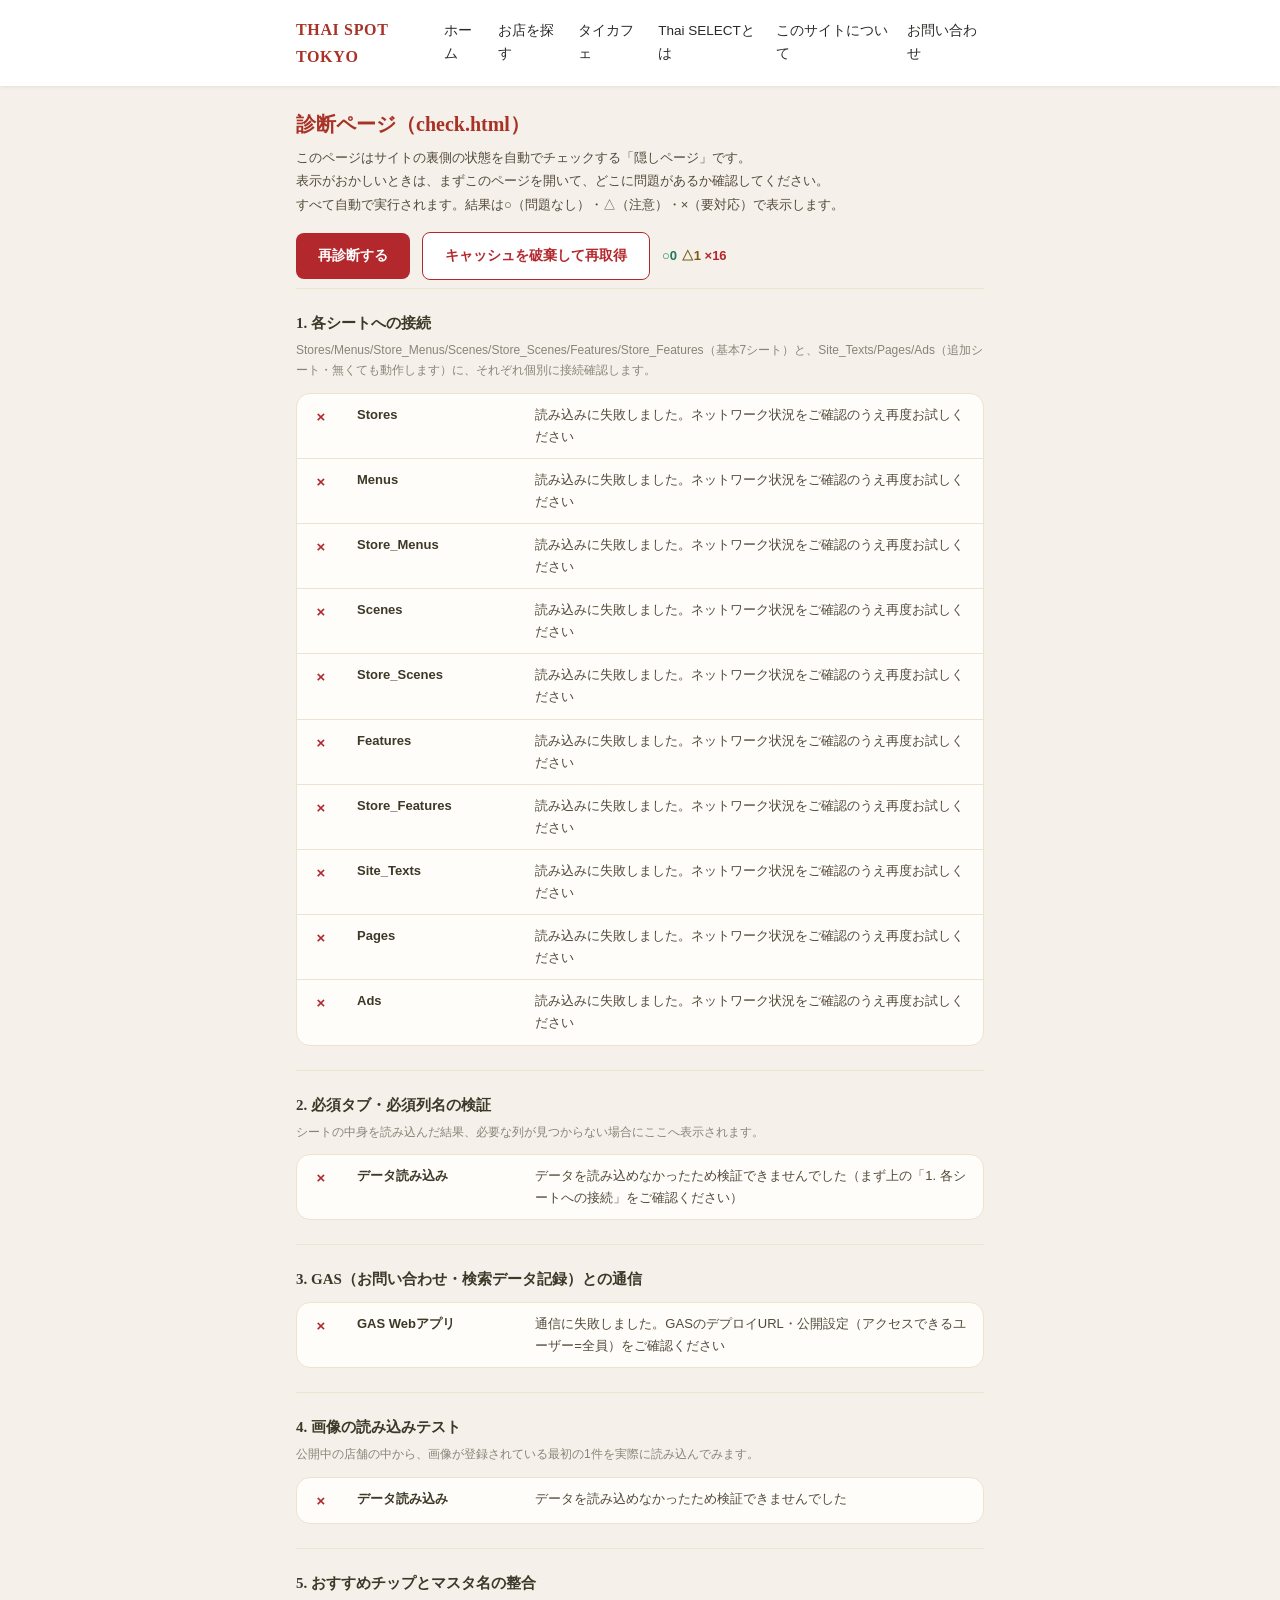
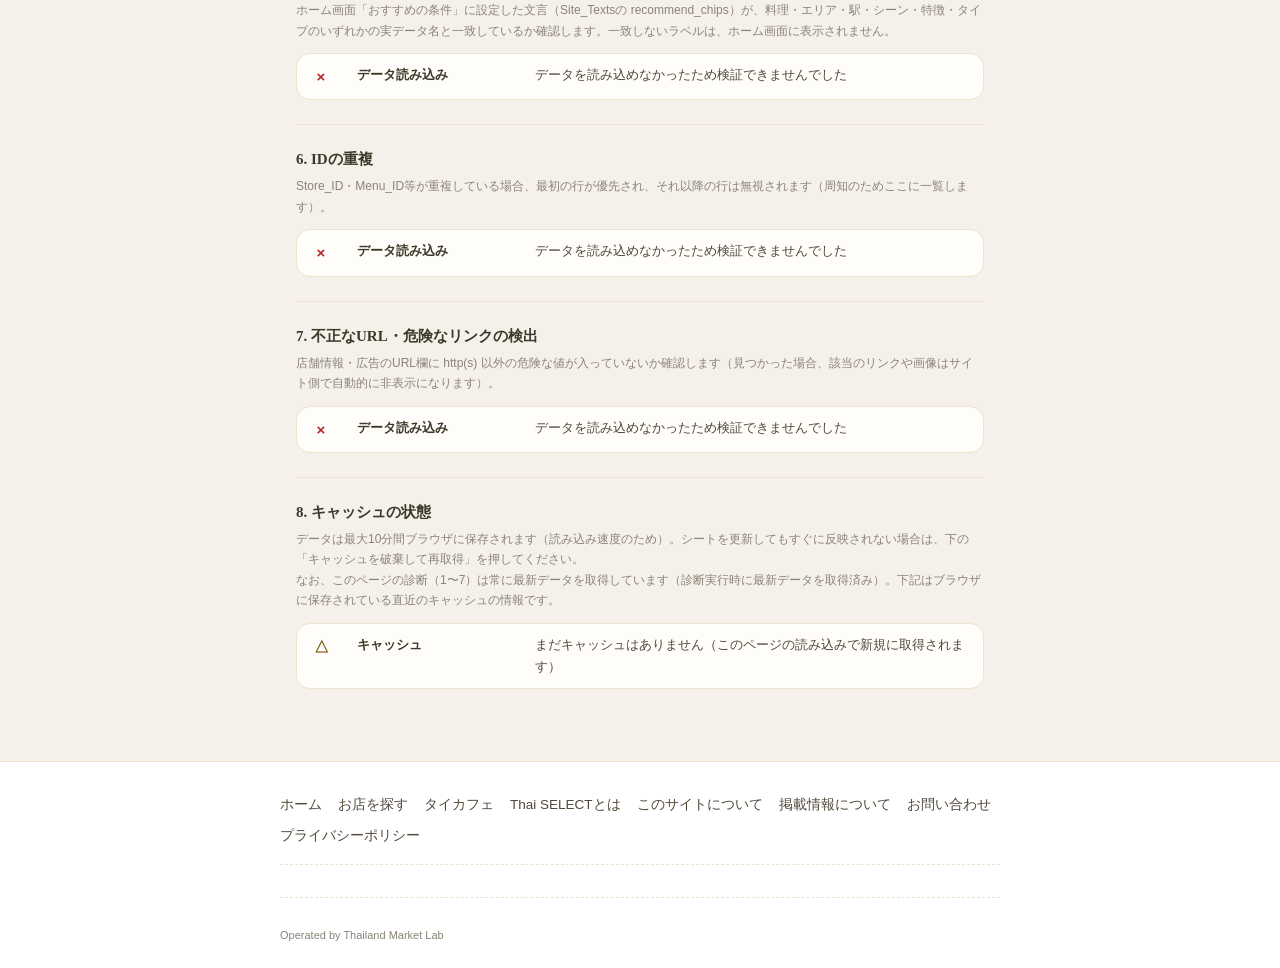
<file: check.html>
<!doctype html>
<html lang="ja">
<head>
<meta charset="UTF-8">
<meta name="viewport" content="width=device-width, initial-scale=1.0">
<meta name="robots" content="noindex, nofollow">
<title>診断ページ | THAI SPOT TOKYO</title>
<!-- 要件0-2章/2-3章: 隠し診断ページ(納品物)。どこからもリンクしない。検索エンジンにも載せない(noindex)。 -->
<link rel="stylesheet" href="assets/css/style.css?v=20260826a">
<!-- 実装設計書10-3: check.html専用の診断テーブルclassは未定義のため、ここに局所追加する(style.cssは編集しない) -->
<style>
  .check-intro {
    padding: var(--space-5) 0 var(--space-2);
  }
  .check-intro__title {
    font-family: var(--font-heading);
    font-size: 20px;
    color: var(--color-primary-deep);
    margin-bottom: var(--space-2);
  }
  .check-intro__desc {
    font-size: 13px;
    color: var(--color-muted-2);
    line-height: 1.8;
  }
  .check-toolbar {
    display: flex;
    flex-wrap: wrap;
    align-items: center;
    gap: var(--space-3);
    margin-top: var(--space-4);
  }
  .check-summary {
    font-size: 13px;
    font-weight: 700;
    color: var(--color-heading);
  }
  .check-summary__ok { color: #1b7a5a; }
  .check-summary__warn { color: #7a5b12; }
  .check-summary__ng { color: var(--color-danger); }

  .check-section {
    padding: var(--space-5) 0;
    border-top: 1px solid var(--color-border);
  }
  .check-section__title {
    font-family: var(--font-heading);
    font-size: 15px;
    color: var(--color-heading);
    margin-bottom: var(--space-3);
  }
  .check-section__note {
    font-size: 12px;
    color: var(--color-muted);
    margin: -6px 0 var(--space-3);
  }

  .check-table-wrap {
    overflow-x: auto;
    border: 1px solid var(--color-border);
    border-radius: var(--radius-m);
    background: var(--color-card);
  }
  .check-table {
    width: 100%;
    border-collapse: collapse;
    font-size: 13px;
  }
  .check-cell {
    padding: 10px 12px;
    border-bottom: 1px solid var(--color-border);
    text-align: left;
    vertical-align: top;
  }
  .check-table tr:last-child .check-cell {
    border-bottom: none;
  }
  .check-cell--status {
    width: 40px;
    text-align: center;
    font-weight: 700;
    font-size: 15px;
  }
  .check-cell--label {
    width: 32%;
    font-weight: 700;
    color: var(--color-heading);
    word-break: break-word;
  }
  .check-cell--hint {
    color: var(--color-muted-2);
    line-height: 1.7;
    word-break: break-word;
  }
  .check-badge--ok { color: #1b7a5a; }
  .check-badge--warn { color: #7a5b12; }
  .check-badge--ng { color: var(--color-danger); }

  .check-loading {
    padding: 10px 12px;
    font-size: 12.5px;
    color: var(--color-muted);
  }

  @media (min-width: 768px) {
    .check-cell--status { width: 48px; }
    .check-cell--label { width: 26%; }
  }
</style>
</head>
<body>

<div id="site-header"></div>

<main id="main-content">
  <div class="container">

    <section class="check-intro">
      <h1 class="check-intro__title">診断ページ（check.html）</h1>
      <p class="check-intro__desc">
        このページはサイトの裏側の状態を自動でチェックする「隠しページ」です。<br>
        表示がおかしいときは、まずこのページを開いて、どこに問題があるか確認してください。<br>
        すべて自動で実行されます。結果は○（問題なし）・△（注意）・×（要対応）で表示します。
      </p>
      <div class="check-toolbar">
        <button id="check-rerun" class="btn btn--primary" type="button">再診断する</button>
        <button id="check-nocache" class="btn btn--outline" type="button">キャッシュを破棄して再取得</button>
        <span id="check-summary" class="check-summary" aria-live="polite">診断を実行しています…</span>
      </div>
    </section>

    <section class="check-section" id="check-sheets">
      <h2 class="check-section__title">1. 各シートへの接続</h2>
      <p class="check-section__note">Stores/Menus/Store_Menus/Scenes/Store_Scenes/Features/Store_Features（基本7シート）と、Site_Texts/Pages/Ads（追加シート・無くても動作します）に、それぞれ個別に接続確認します。</p>
      <div class="check-table-wrap">
        <table class="check-table"><tbody id="check-sheets-body"><tr><td class="check-loading" colspan="3">確認中…</td></tr></tbody></table>
      </div>
    </section>

    <section class="check-section" id="check-columns">
      <h2 class="check-section__title">2. 必須タブ・必須列名の検証</h2>
      <p class="check-section__note">シートの中身を読み込んだ結果、必要な列が見つからない場合にここへ表示されます。</p>
      <div class="check-table-wrap">
        <table class="check-table"><tbody id="check-columns-body"><tr><td class="check-loading" colspan="3">確認中…</td></tr></tbody></table>
      </div>
    </section>

    <section class="check-section" id="check-gas">
      <h2 class="check-section__title">3. GAS（お問い合わせ・検索データ記録）との通信</h2>
      <div class="check-table-wrap">
        <table class="check-table"><tbody id="check-gas-body"><tr><td class="check-loading" colspan="3">確認中…</td></tr></tbody></table>
      </div>
    </section>

    <section class="check-section" id="check-image">
      <h2 class="check-section__title">4. 画像の読み込みテスト</h2>
      <p class="check-section__note">公開中の店舗の中から、画像が登録されている最初の1件を実際に読み込んでみます。</p>
      <div class="check-table-wrap">
        <table class="check-table"><tbody id="check-image-body"><tr><td class="check-loading" colspan="3">確認中…</td></tr></tbody></table>
      </div>
    </section>

    <section class="check-section" id="check-chips">
      <h2 class="check-section__title">5. おすすめチップとマスタ名の整合</h2>
      <p class="check-section__note">ホーム画面「おすすめの条件」に設定した文言（Site_Textsの recommend_chips）が、料理・エリア・駅・シーン・特徴・タイプのいずれかの実データ名と一致しているか確認します。一致しないラベルは、ホーム画面に表示されません。</p>
      <div class="check-table-wrap">
        <table class="check-table"><tbody id="check-chips-body"><tr><td class="check-loading" colspan="3">確認中…</td></tr></tbody></table>
      </div>
    </section>

    <section class="check-section" id="check-iddup">
      <h2 class="check-section__title">6. IDの重複</h2>
      <p class="check-section__note">Store_ID・Menu_ID等が重複している場合、最初の行が優先され、それ以降の行は無視されます（周知のためここに一覧します）。</p>
      <div class="check-table-wrap">
        <table class="check-table"><tbody id="check-iddup-body"><tr><td class="check-loading" colspan="3">確認中…</td></tr></tbody></table>
      </div>
    </section>

    <section class="check-section" id="check-scheme">
      <h2 class="check-section__title">7. 不正なURL・危険なリンクの検出</h2>
      <p class="check-section__note">店舗情報・広告のURL欄に http(s) 以外の危険な値が入っていないか確認します（見つかった場合、該当のリンクや画像はサイト側で自動的に非表示になります）。</p>
      <div class="check-table-wrap">
        <table class="check-table"><tbody id="check-scheme-body"><tr><td class="check-loading" colspan="3">確認中…</td></tr></tbody></table>
      </div>
    </section>

    <section class="check-section" id="check-cache">
      <h2 class="check-section__title">8. キャッシュの状態</h2>
      <p class="check-section__note">データは最大10分間ブラウザに保存されます（読み込み速度のため）。シートを更新してもすぐに反映されない場合は、下の「キャッシュを破棄して再取得」を押してください。<br>なお、このページの診断（1〜7）は常に最新データを取得しています（診断実行時に最新データを取得済み）。下記はブラウザに保存されている直近のキャッシュの情報です。</p>
      <div class="check-table-wrap">
        <table class="check-table"><tbody id="check-cache-body"><tr><td class="check-loading" colspan="3">確認中…</td></tr></tbody></table>
      </div>
    </section>

  </div>
</main>

<div id="site-footer"></div>

<script src="assets/js/config.js?v=20260826a"></script>
<script src="assets/js/texts-default.js?v=20260826a"></script>
<script src="assets/js/util.js?v=20260826a"></script>
<script src="assets/js/data.js?v=20260826a"></script>
<script src="assets/js/render.js?v=20260826a"></script>
<script>
(function () {
  'use strict';

  // ==========================================================================
  // check.html — 隠し診断ページ(要件0-2章/2-3章・実装設計書6章)
  // 方針: シート到達性(1)は data.js のキャッシュを迂回した個別fetchで生応答を判定する。
  //       それ以外(2,4,5,6,7)は TS.data.load() の結果(db / db.warnings)を1回使って判定する。
  //       全診断は自動実行 + [再診断]ボタンで手動再実行できる(要件0-2章)。
  //       セキュリティ非交渉(設計書3章): 診断結果に含むシート由来の文字列も含め、
  //       描画は必ず TS.util.el()/textContent 経由。innerHTMLは一切使わない。
  // ==========================================================================

  var REQUIRED_SHEETS = ['Stores', 'Menus', 'Store_Menus', 'Scenes', 'Store_Scenes', 'Features', 'Store_Features'];
  var OPTIONAL_SHEETS = ['Site_Texts', 'Pages', 'Ads'];

  // 各シートの「これが無ければ別シートへの取り違え」とみなす最低限の列名(実ヘッダー名・設計書5章/10-5)。
  // なぜ必要か: Googleのgvizは sheet= に存在しないタブ名を渡しても200 OKで既定タブ(先頭シート等)へ
  // 静かにフォールバックし、明示的なエラーを返さない(実装時に実測で確認)。そのためHTTPステータスだけでは
  // 「タブが無い」を判定できず、返ってきた列名が期待する列と一致するかで推定する。
  var EXPECT_HEADERS = {
    Stores: ['Store_ID', 'Store_Name'],
    Menus: ['Menu_ID', 'Menu_Name'],
    Store_Menus: ['Store_ID', 'Menu_ID'],
    Scenes: ['Scene_ID'],
    Store_Scenes: ['Store_ID', 'Scene_ID'],
    Features: ['Feature_ID'],
    Store_Features: ['Store_ID', 'Feature_ID'],
    Site_Texts: ['Key', 'Text'],
    Pages: ['Page_ID', 'Title'],
    Ads: ['Ad_ID', 'Link_URL'],
  };

  // ---- 小さな描画ヘルパー ----

  function statusSymbol(status) {
    return status === 'ok' ? '○' : (status === 'warn' ? '△' : '×');
  }

  function makeRow(status, label, hint) {
    var badge = TS.util.el('span', { class: 'check-badge check-badge--' + status }, [statusSymbol(status)]);
    var tdStatus = TS.util.el('td', { class: 'check-cell check-cell--status' }, [badge]);
    var tdLabel = TS.util.el('td', { class: 'check-cell check-cell--label' }, [label]);
    var tdHint = TS.util.el('td', { class: 'check-cell check-cell--hint' }, [hint || '']);
    return TS.util.el('tr', {}, [tdStatus, tdLabel, tdHint]);
  }

  // rows: [{status:'ok'|'warn'|'ng', label:string, hint:string}]
  function renderRows(tbodyId, rows) {
    var tbody = document.getElementById(tbodyId);
    if (!tbody) return;
    while (tbody.firstChild) tbody.removeChild(tbody.firstChild);
    if (!rows || !rows.length) {
      tbody.appendChild(makeRow('warn', '(結果なし)', '診断結果を取得できませんでした'));
      return;
    }
    rows.forEach(function (r) { tbody.appendChild(makeRow(r.status, r.label, r.hint)); });
  }

  var allRows = []; // サマリ集計用(全項目の行を積む)

  function record(tbodyId, rows) {
    renderRows(tbodyId, rows);
    allRows = allRows.concat(rows || []);
  }

  function renderSummary() {
    var el = document.getElementById('check-summary');
    if (!el) return;
    var ok = 0, warn = 0, ng = 0;
    allRows.forEach(function (r) {
      if (r.status === 'ok') ok++; else if (r.status === 'warn') warn++; else ng++;
    });
    while (el.firstChild) el.removeChild(el.firstChild);
    el.appendChild(TS.util.el('span', { class: 'check-summary__ok' }, ['○' + ok + ' ']));
    el.appendChild(TS.util.el('span', { class: 'check-summary__warn' }, ['△' + warn + ' ']));
    el.appendChild(TS.util.el('span', { class: 'check-summary__ng' }, ['×' + ng]));
  }

  // ---- 日時表示(JST。要件: 課長運用に合わせ常にJSTで) ----
  function formatJst(date) {
    try {
      return new Intl.DateTimeFormat('ja-JP', {
        timeZone: 'Asia/Tokyo', year: 'numeric', month: '2-digit', day: '2-digit',
        hour: '2-digit', minute: '2-digit', second: '2-digit', hour12: false,
      }).format(date) + ' JST';
    } catch (e) {
      return date.toISOString();
    }
  }

  // ==========================================================================
  // 1. 各シート到達性(個別fetch・data.jsのキャッシュを迂回)
  // ==========================================================================
  function gvizUrlDirect(sheet) {
    var id = (TS.config && TS.config.SPREADSHEET_ID) || '';
    // 接続先ベースはdata.jsのgvizUrlと同じ規則で解決する（config駆動・診断対象と実配信のズレ防止）
    var base = (TS.config && TS.config.GVIZ_BASE_URL) || 'https://docs.google.com';
    return base + '/spreadsheets/d/' + encodeURIComponent(id) +
      '/gviz/tq?tqx=out:json&sheet=' + encodeURIComponent(sheet) + '&_cb=' + Date.now() + '_' + Math.random().toString(36).slice(2);
  }

  function checkOneSheet(sheet) {
    var url = gvizUrlDirect(sheet);
    var isOptional = OPTIONAL_SHEETS.indexOf(sheet) !== -1;
    return fetch(url, { cache: 'no-store', credentials: 'omit' }).then(function (res) {
      var ct = res.headers.get('content-type') || '';
      if (res.status === 401 || res.status === 403 || /text\/html/i.test(ct)) {
        return { status: 'ng', label: sheet, hint: 'スプレッドシートの共有設定が「リンクを知っている全員(閲覧可)」か確認してください' };
      }
      if (!res.ok) {
        return { status: 'ng', label: sheet, hint: 'HTTPエラー(' + res.status + ')が発生しました。時間をおいて再度お試しください' };
      }
      return res.text().then(function (text) {
        var table;
        try {
          table = TS.data._internal.gvizTable(TS.data._internal.parseGviz(text));
        } catch (parseErr) {
          return { status: 'ng', label: sheet, hint: '応答を解析できませんでした。スプレッドシートID・共有設定をご確認ください' };
        }
        var expect = EXPECT_HEADERS[sheet] || [];
        var matched = expect.every(function (h) { return h in table.index; });
        if (matched) {
          return { status: 'ok', label: sheet, hint: '接続できました（' + table.rows.length + '行）' };
        }
        if (isOptional) {
          return { status: 'warn', label: sheet, hint: '未作成、または1行目の列名が想定と異なります（既定文言で動作中）' };
        }
        return { status: 'ng', label: sheet, hint: 'タブが見つからないか、想定する列名（' + expect.join('・') + '）と一致しません。タブ名・1行目の列名をご確認ください' };
      });
    }).catch(function () {
      return { status: 'ng', label: sheet, hint: '読み込みに失敗しました。ネットワーク状況をご確認のうえ再度お試しください' };
    });
  }

  function runSheetReachability() {
    var sheets = REQUIRED_SHEETS.concat(OPTIONAL_SHEETS);
    return Promise.all(sheets.map(checkOneSheet)).then(function (rows) {
      record('check-sheets-body', rows);
      return rows;
    });
  }

  // ==========================================================================
  // 2〜7: TS.data.load() の結果を使う診断群
  // ==========================================================================

  // ---- 2. 必須タブ・必須列名の検証(data.jsのwarningsから該当分を抽出・翻訳) ----
  function checkRequiredColumns(db, dbError) {
    if (dbError) {
      return [{ status: 'ng', label: 'データ読み込み', hint: 'データを読み込めなかったため検証できませんでした（まず上の「1. 各シートへの接続」をご確認ください）' }];
    }
    var warnings = (db && db.warnings) || [];
    var rows = [];
    warnings.forEach(function (w) {
      var mMissingSheet = /^必須シート「(.+)」を取得できませんでした$/.exec(w);
      if (mMissingSheet) {
        rows.push({ status: 'ng', label: mMissingSheet[1] + 'シート', hint: 'シートを取得できませんでした（タブ自体が存在しないか、共有設定の問題です）' });
        return;
      }
      // 必須列欠損(実装設計書13-I-4でdata.js側が日本語ラベルを直接埋め込むようになったため、そのまま使う)
      var mMissingCol = /^(.+)シートに必須列が見つかりません: (.+)$/.exec(w);
      if (mMissingCol) {
        var sheetName = mMissingCol[1];
        var label = mMissingCol[2];
        rows.push({ status: 'ng', label: sheetName + 'シート', hint: sheetName + 'シートの列『' + label + '』が見つかりません' });
        return;
      }
      // 非必須のURL/画像列欠損(実装設計書13-I-4で新設。機能への影響は限定的なのでwarn扱い)
      var mMissingOptCol = /^(.+)シートの列『(.+)』が見つかりません（(.+)）$/.exec(w);
      if (mMissingOptCol) {
        rows.push({ status: 'warn', label: mMissingOptCol[1] + 'シート', hint: mMissingOptCol[1] + 'シートの列『' + mMissingOptCol[2] + '』が見つかりません（' + mMissingOptCol[3] + '）' });
      }
    });
    if (!rows.length) {
      return [{ status: 'ok', label: '必須タブ・列名', hint: '欠損している必須列は見つかりませんでした' }];
    }
    return rows;
  }

  // ---- 3. GAS疎通 ----
  function checkGas() {
    var url = (TS.config && TS.config.GAS_URL) || '';
    if (!url) {
      return Promise.resolve([{ status: 'warn', label: 'GAS_URL', hint: '未設定です（統合工程で設定予定。設定されるまでお問い合わせ送信・検索データ記録は動作しません）' }]);
    }
    var safe = TS.util.safeUrl(url);
    if (!safe) {
      return Promise.resolve([{ status: 'ng', label: 'GAS_URL', hint: 'URLの形式が不正です（https:// で始まるURLを設定してください）' }]);
    }
    return fetch(safe, { method: 'GET', cache: 'no-store' }).then(function (res) {
      if (!res.ok) {
        return [{ status: 'ng', label: 'GAS Webアプリ', hint: 'HTTPエラー(' + res.status + ')。GASの再デプロイ状態をご確認ください' }];
      }
      return res.json().catch(function () { return null; }).then(function (json) {
        if (json && json.ok === true) {
          return [{ status: 'ok', label: 'GAS Webアプリ', hint: '応答を確認できました（' + (json.service || 'OK') + '）' }];
        }
        return [{ status: 'ng', label: 'GAS Webアプリ', hint: '応答はありましたが、想定した形式（ok:true）ではありませんでした' }];
      });
    }).catch(function () {
      return [{ status: 'ng', label: 'GAS Webアプリ', hint: '通信に失敗しました。GASのデプロイURL・公開設定（アクセスできるユーザー=全員）をご確認ください' }];
    });
  }

  // ---- 4. 画像1枚読込テスト ----
  function findFirstStoreImage(db) {
    var stores = (db.stores || []).filter(function (s) { return s.published; });
    for (var i = 0; i < stores.length; i++) {
      var raw = stores[i].exteriorImage || stores[i].foodImage;
      if (raw) return { store: stores[i], raw: raw };
    }
    return null;
  }

  function checkImageLoad(db, dbError) {
    if (dbError) {
      return Promise.resolve([{ status: 'ng', label: 'データ読み込み', hint: 'データを読み込めなかったため検証できませんでした' }]);
    }
    var found = findFirstStoreImage(db);
    if (!found) {
      return Promise.resolve([{ status: 'warn', label: '画像テスト', hint: '画像登録なし（公開中の店舗に画像URLが1件も設定されていません）' }]);
    }
    var conv = TS.util.imageUrl(found.raw);
    if (!conv.ok) {
      return Promise.resolve([{ status: 'ng', label: found.store.name || '(無名の店舗)', hint: '画像URLを解釈できませんでした（Google Driveの共有リンク形式・通常URLのいずれにも一致しません）' }]);
    }
    return new Promise(function (resolve) {
      var done = false;
      var img = new Image();
      var timer = setTimeout(function () {
        if (done) return;
        done = true;
        resolve([{ status: 'ng', label: found.store.name || '(無名の店舗)', hint: '画像の読み込みがタイムアウトしました。Driveの共有設定（リンクを知っている全員が閲覧可）をご確認ください' }]);
      }, 8000);
      img.onload = function () {
        if (done) return;
        done = true;
        clearTimeout(timer);
        resolve([{ status: 'ok', label: found.store.name || '(無名の店舗)', hint: '画像を読み込めました' }]);
      };
      img.onerror = function () {
        if (done) return;
        done = true;
        clearTimeout(timer);
        resolve([{ status: 'ng', label: found.store.name || '(無名の店舗)', hint: '画像の読み込みに失敗しました。Driveの共有設定（リンクを知っている全員が閲覧可）をご確認ください' }]);
      };
      img.src = conv.src;
    });
  }

  // ---- 5. おすすめチップとマスタ名の整合(index.htmlのresolveChipParamKeyと同一ロジック・要件2-4) ----
  function resolveChipParamKey(label, db) {
    var norm = TS.util.norm(label);
    if ((db.menus || []).some(function (m) { return TS.util.norm(m.name) === norm; })) return 'dish';
    if ((db.scenes || []).some(function (s) { return TS.util.norm(s.name) === norm; })) return 'scene';
    if ((db.features || []).some(function (f) { return TS.util.norm(f.name) === norm; })) return 'feature';
    if ((db.stores || []).some(function (s) { return TS.util.norm(s.area) === norm; })) return 'area';
    if ((db.stores || []).some(function (s) { return TS.util.norm(s.station) === norm; })) return 'station';
    if ((db.stores || []).some(function (s) { return TS.util.norm(s.storeType) === norm; })) return 'type';
    return null;
  }

  function checkChipConsistency(db, dbError) {
    if (dbError) {
      return [{ status: 'ng', label: 'データ読み込み', hint: 'データを読み込めなかったため検証できませんでした' }];
    }
    var raw = db.texts('recommend_chips');
    var labels = (raw ? raw.split(',') : (TS.config.RECOMMEND_CHIPS || []))
      .map(function (s) { return (s || '').trim(); })
      .filter(Boolean);
    if (!labels.length) {
      return [{ status: 'warn', label: 'recommend_chips', hint: 'おすすめチップは未設定です（ホーム画面「おすすめの条件」は非表示になります）' }];
    }
    var rows = labels.map(function (label) {
      var key = resolveChipParamKey(label, db);
      return key
        ? { status: 'ok', label: label, hint: '料理・エリア・駅・シーン・特徴・タイプのいずれかのマスタ名と一致しました' }
        : { status: 'ng', label: label, hint: 'どのマスタ名にも一致しません（ホーム画面に表示されません。誤字や、名称変更後の更新漏れがないかご確認ください）' };
    });
    return rows;
  }

  // ---- 6. ID重複警告 ----
  function checkIdDuplicates(db, dbError) {
    if (dbError) {
      return [{ status: 'ng', label: 'データ読み込み', hint: 'データを読み込めなかったため検証できませんでした' }];
    }
    var dups = (db.warnings || []).filter(function (w) { return /重複/.test(w); });
    if (!dups.length) {
      return [{ status: 'ok', label: 'ID重複', hint: '重複しているIDは見つかりませんでした' }];
    }
    return dups.map(function (w) {
      return { status: 'warn', label: 'ID重複', hint: w + '（最初の行が採用され、以降の行は無視されています）' };
    });
  }

  // ---- 7. 不正スキーム検出(要件2-4・格納型XSSの多層防御) ----
  var STORE_URL_FIELDS = [
    ['mapUrl', 'Google_Map_URL'], ['websiteUrl', 'Official_Website'],
    ['instagramUrl', 'Instagram_URL'], ['tiktokUrl', 'TikTok_URL'], ['videoUrl', 'Store_Video'],
  ];
  var STORE_IMAGE_FIELDS = [['exteriorImage', 'Exterior_Image'], ['foodImage', 'Food_Image']];

  function checkUnsafeSchemes(db, dbError) {
    if (dbError) {
      return [{ status: 'ng', label: 'データ読み込み', hint: 'データを読み込めなかったため検証できませんでした' }];
    }
    var rows = [];
    (db.stores || []).forEach(function (s) {
      var name = s.name || '(無名の店舗)';
      STORE_URL_FIELDS.forEach(function (pair) {
        var raw = s[pair[0]];
        if (!raw) return;
        if (!TS.util.safeUrl(raw)) {
          rows.push({ status: 'ng', label: name + ' の ' + pair[1], hint: '許可されない形式のためリンクは表示されません（http/https以外の値、または不正な値が含まれています）' });
        }
      });
      STORE_IMAGE_FIELDS.forEach(function (pair) {
        var raw = s[pair[0]];
        if (!raw) return;
        var conv = TS.util.imageUrl(raw);
        if (!conv.ok) {
          rows.push({ status: 'ng', label: name + ' の ' + pair[1], hint: '許可されない形式のため画像はプレースホルダー表示になります' });
        }
      });
    });
    (db.ads || []).forEach(function (ad) {
      var adLabel = '広告(' + (ad.id || '不明') + ')';
      if (ad.imageUrl) {
        var conv = TS.util.imageUrl(ad.imageUrl);
        if (!conv.ok) rows.push({ status: 'ng', label: adLabel + ' の Image_URL', hint: '許可されない形式のため画像は表示されません' });
      }
      if (ad.linkUrl && !TS.util.safeUrl(ad.linkUrl)) {
        rows.push({ status: 'ng', label: adLabel + ' の Link_URL', hint: '許可されない形式のためリンクは表示されません' });
      }
    });
    if (!rows.length) {
      return [{ status: 'ok', label: '不正なURL', hint: '検出されませんでした' }];
    }
    return rows;
  }

  // ---- 8. キャッシュ状態 ----
  // 注意: 'ts_db_cache_v1' は data.js 内の CACHE_KEY と同一の値(data.jsは非公開のため文字列で直接参照している)。
  // data.js側でキー名を変更した場合はこちらも合わせる必要がある(他ファイルへの申し送り事項)。
  var CACHE_KEY = 'ts_db_cache_v1';
  var CACHE_MINUTES_FALLBACK = 10;

  function checkCacheStatus() {
    try {
      var raw = sessionStorage.getItem(CACHE_KEY);
      if (!raw) {
        return [{ status: 'warn', label: 'キャッシュ', hint: 'まだキャッシュはありません（このページの読み込みで新規に取得されます）' }];
      }
      var obj = JSON.parse(raw);
      if (!obj || !obj._t) {
        return [{ status: 'warn', label: 'キャッシュ', hint: 'キャッシュの形式が不正です（次回アクセスで再取得されます）' }];
      }
      var minutes = (TS.config && TS.config.CACHE_MINUTES) || CACHE_MINUTES_FALLBACK;
      var ageMs = Date.now() - obj._t;
      var ageMin = Math.max(0, Math.floor(ageMs / 60000));
      var expired = ageMs > minutes * 60000;
      var hint = '取得時刻: ' + formatJst(new Date(obj._t)) + '（約' + ageMin + '分前）';
      hint += expired ? '　※ 有効期限（' + minutes + '分）を過ぎているため、次回アクセスで自動的に再取得されます' : '　※ 有効期限（' + minutes + '分）内のため、このキャッシュが使われています';
      return [{ status: expired ? 'warn' : 'ok', label: 'キャッシュ', hint: hint }];
    } catch (e) {
      return [{ status: 'ng', label: 'キャッシュ', hint: 'キャッシュの読み取りに失敗しました（プライベートブラウズ中はsessionStorageが使えない場合があります）' }];
    }
  }

  function goReloadNocache() {
    try {
      var url = new URL(location.href);
      url.searchParams.set('nocache', '1');
      location.href = url.toString();
    } catch (e) {
      location.href = location.pathname + '?nocache=1';
    }
  }

  // ==========================================================================
  // 実行制御
  // ==========================================================================
  var running = false;

  function setButtonsDisabled(disabled) {
    var rerun = document.getElementById('check-rerun');
    var nocacheBtn = document.getElementById('check-nocache');
    if (rerun) rerun.disabled = disabled;
    if (nocacheBtn) nocacheBtn.disabled = disabled;
  }

  function runAll() {
    if (running) return;
    running = true;
    allRows = [];
    setButtonsDisabled(true);
    var summaryEl = document.getElementById('check-summary');
    if (summaryEl) summaryEl.textContent = '診断を実行しています…';

    // 1. シート到達性(常に個別fetchで最新の生応答を見る。data.jsのキャッシュは使わない)
    var p1 = runSheetReachability();

    // 2〜7が使う db は TS.data.load() を1回だけ呼んで共有する(実装方針どおり)。
    // 実装設計書13-I-3: 診断は常に最新を見るため、URLの?nocache=1有無に関わらず常にキャッシュを破棄して再取得する
    // （診断結果が古いキャッシュ由来にならないようにするための診断ページ専用の挙動。他ページのキャッシュ挙動は変えない）。
    var p2to7 = TS.data.load({ nocache: true }).then(function (db) {
      TS.render.footerNotices(db);
      return { db: db, err: null };
    }).catch(function (err) {
      return { db: null, err: err };
    }).then(function (result) {
      var db = result.db, err = result.err;
      record('check-columns-body', checkRequiredColumns(db, err));
      record('check-chips-body', checkChipConsistency(db, err));
      record('check-iddup-body', checkIdDuplicates(db, err));
      record('check-scheme-body', checkUnsafeSchemes(db, err));
      return checkImageLoad(db, err).then(function (rows) {
        record('check-image-body', rows);
      });
    });

    var p3 = checkGas().then(function (rows) { record('check-gas-body', rows); });
    var p8 = Promise.resolve().then(function () { record('check-cache-body', checkCacheStatus()); });

    Promise.all([p1, p2to7, p3, p8]).then(function () {
      renderSummary();
    }).catch(function (e) {
      // 診断処理自体が想定外に失敗しても白画面にしない(要件2-3の精神を診断ページにも適用)
      if (summaryEl) summaryEl.textContent = '診断中にエラーが発生しました。再診断ボタンでもう一度お試しください。';
      if (typeof console !== 'undefined') console.error('[check.html] 診断失敗:', e);
    }).then(function () {
      running = false;
      setButtonsDisabled(false);
    });
  }

  // ---- 初期化 ----
  TS.render.chrome('check');

  var rerunBtn = document.getElementById('check-rerun');
  if (rerunBtn) rerunBtn.addEventListener('click', runAll);
  var nocacheBtn = document.getElementById('check-nocache');
  if (nocacheBtn) nocacheBtn.addEventListener('click', goReloadNocache);

  runAll();
})();
</script>
</body>
</html>
</file>
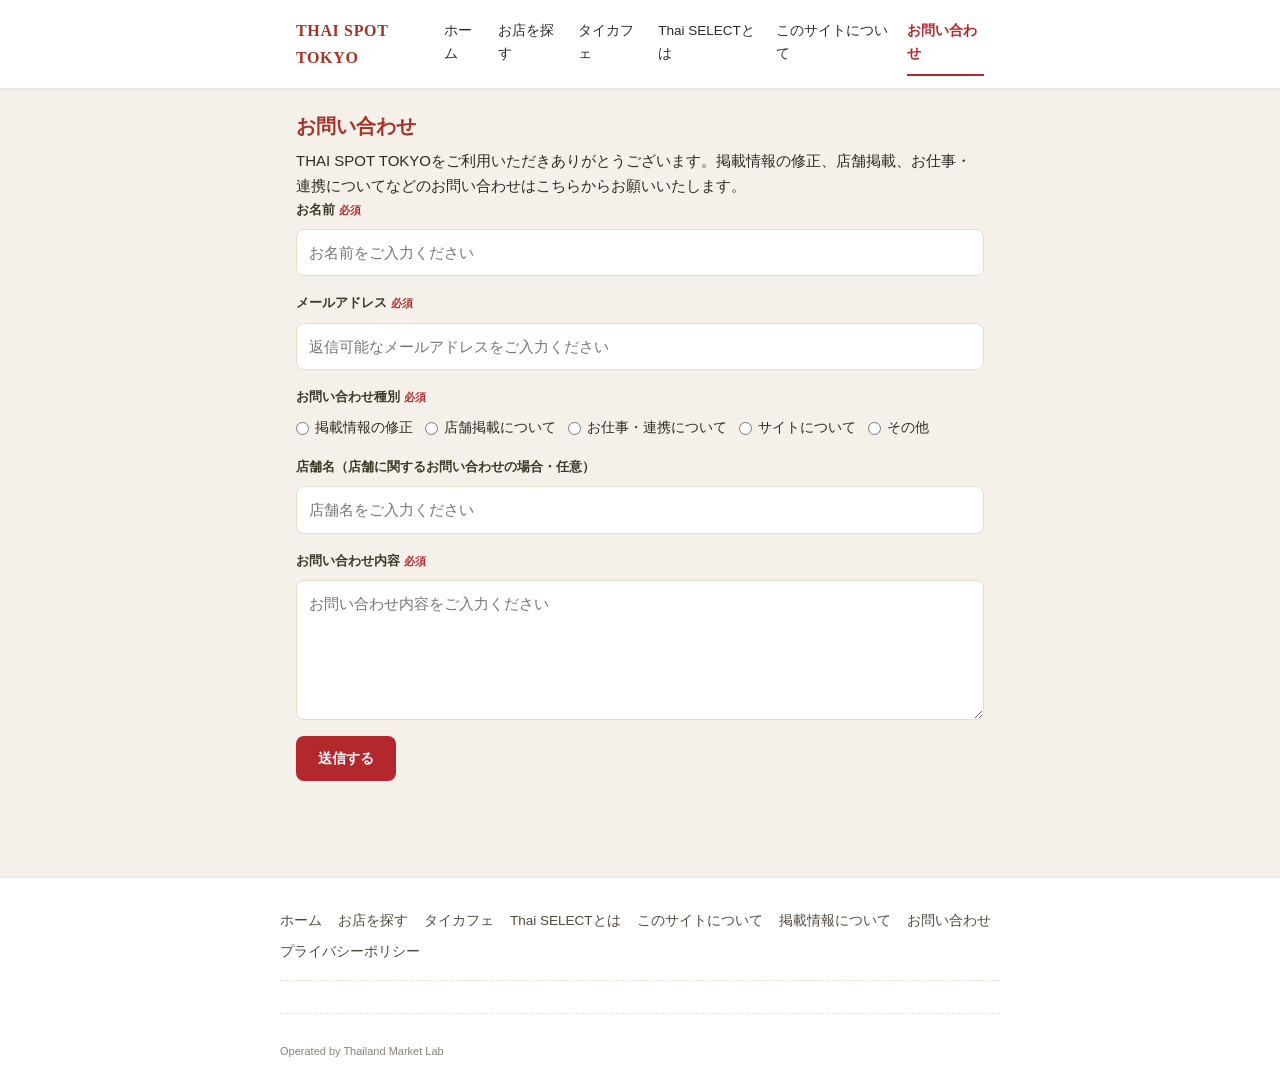
<file: contact.html>
<!doctype html>
<html lang="ja">
<head>
<meta charset="UTF-8">
<meta name="viewport" content="width=device-width, initial-scale=1.0">
<title>お問い合わせ｜THAI SPOT TOKYO</title>
<meta name="description" content="掲載に関するご連絡・お問い合わせはこちらから。">
<link rel="stylesheet" href="assets/css/style.css?v=20260826a">
</head>
<body>

<div id="site-header"></div>

<main id="main-content">
  <div class="container">

    <!-- シート設定に問題がある可能性があるときだけ表示(実装設計書13-I-10)。TS.render.warningsBannerは
         担当Hが並行実装中のため、呼び出し側は typeof ガード付きで独立動作させる(未実装でも本ページは壊れない)。 -->
    <div id="warnings-banner-mount"></div>

    <div class="article">
      <h1 class="article__title" id="contact-title">お問い合わせ</h1>
      <p id="contact-lead"></p>

      <!-- フォーム本体はJSで構築する(項目・種別5択・完了/失敗文言がSite_Texts駆動のため・要件7章)。
           データ確定まで簡易な読み込み中表示のみ。 -->
      <div id="contact-mount">
        <p class="state-panel__desc">読み込み中…</p>
      </div>

      <!-- 送信結果表示(成功=完了文言/失敗=再試行案内) -->
      <div id="contact-result" hidden></div>
    </div>
  </div>
</main>

<div id="site-footer"></div>

<!-- 広告枠なし(要件1章9番)。項目・種別5択・完了文言は仕様書3-9どおりtexts()経由で構築する。
     動的テキストは全てTS.util.el()のtextContent/value代入。href/src相当の外部送信は行わない
     (POST送信のみ・TS.log.contact)。 -->
<script src="assets/js/config.js?v=20260826a"></script>
<script src="assets/js/texts-default.js?v=20260826a"></script>
<script src="assets/js/util.js?v=20260826a"></script>
<script src="assets/js/data.js?v=20260826a"></script>
<script src="assets/js/render.js?v=20260826a"></script>
<script src="assets/js/log.js?v=20260826a"></script>
<script>
(function () {
  'use strict';

  var U = TS.util;
  var storeParam = U.qs('store'); // ?store=店舗名 事前入力(store.htmlの「掲載情報の修正を連絡する」から遷移時)

  TS.render.chrome('contact');

  TS.data.load().then(function (db) {
    TS.render.footerNotices(db);
    insertWarningsBanner(db);
    buildPage(db.texts);
  }).catch(function (err) {
    // 要件2-2「文言層は無停止」の趣旨: お問い合わせフォーム自体はスプシの店舗データに依存せず動作できる
    // 機能なので、データ取得に失敗してもtexts-defaultへ完全フォールバックしてフォームは表示する
    // (致命的エラー扱いにしない=白画面よりも「送信できる状態を保つ」ことを優先)。
    if (typeof console !== 'undefined') console.error('[contact.html] データ取得に失敗(texts-defaultで続行):', err);
    buildPage(function (key) { return (TS.textsDefault && TS.textsDefault[key]) || ''; });
  });

  // シート設定に問題がある可能性がある時だけ警告バナーを先頭に挿入する(実装設計書13-I-10)。
  // TS.render.warningsBannerは担当Hが並行実装中の関数のため、typeofガードを必須にして独立動作させる
  // (未実装の間は何もしない=本ページの他機能に影響しない)。データ取得失敗時(catch側)はdb自体が無いため呼ばない。
  function insertWarningsBanner(db) {
    if (typeof TS.render.warningsBanner !== 'function') return;
    var banner = TS.render.warningsBanner(db);
    if (!banner) return;
    var mount = document.getElementById('warnings-banner-mount');
    if (mount) mount.appendChild(banner);
  }

  function buildPage(texts) {
    U.setText('contact-title', texts('contact_heading'));
    U.setText('contact-lead', texts('contact_lead'));
    buildForm(texts);
  }

  // ---- フォーム構築(要件7章・仕様書3-9)。項目・ラベル・種別選択肢は全てtexts()経由(Site_Texts駆動) ----
  function buildForm(texts) {
    var mount = document.getElementById('contact-mount');
    mount.textContent = '';

    var form = U.el('form', { novalidate: 'novalidate' });

    // お名前
    var nameField = fieldWrap(texts('contact_name_label'), true);
    var nameInput = U.el('input', {
      class: 'form-input', type: 'text', id: 'f-name', name: 'name', maxlength: '60',
      placeholder: 'お名前をご入力ください'
    });
    nameField.appendChild(nameInput);
    nameField.appendChild(U.el('p', { class: 'form-error', id: 'err-name' }, []));
    form.appendChild(nameField);

    // メールアドレス
    var emailField = fieldWrap(texts('contact_email_label'), true);
    var emailInput = U.el('input', {
      class: 'form-input', type: 'email', id: 'f-email', name: 'email', maxlength: '120',
      placeholder: '返信可能なメールアドレスをご入力ください'
    });
    emailField.appendChild(emailInput);
    emailField.appendChild(U.el('p', { class: 'form-error', id: 'err-email' }, []));
    form.appendChild(emailField);

    // お問い合わせ種別(5択・仕様書3-9)。texts('contact_types')をカンマ区切りで展開(Site_Texts駆動)
    var typeField = fieldWrap(texts('contact_type_label'), true);
    var typeGroup = U.el('div', { class: 'form-radio-group' });
    var typeOptions = (texts('contact_types') || '').split(',').map(function (s) { return s.trim(); }).filter(Boolean);
    typeOptions.forEach(function (opt, i) {
      var id = 'f-type-' + i;
      var item = U.el('label', { class: 'form-radio-item', for: id });
      var radio = U.el('input', { type: 'radio', id: id, name: 'type', value: opt });
      item.appendChild(radio);
      item.appendChild(document.createTextNode(opt)); // ラベル文字列はtextノードとして追加(innerHTML不使用)
      typeGroup.appendChild(item);
    });
    typeField.appendChild(typeGroup);
    typeField.appendChild(U.el('p', { class: 'form-error', id: 'err-type' }, []));
    form.appendChild(typeField);

    // 店舗名(店舗に関するお問い合わせの場合・任意。?storeパラメータで事前入力)
    var storeField = fieldWrap(texts('contact_store_label'), false);
    var storeInput = U.el('input', {
      class: 'form-input', type: 'text', id: 'f-store', name: 'store', maxlength: '80',
      placeholder: '店舗名をご入力ください'
    });
    storeInput.value = storeParam || ''; // value代入(textとして安全・innerHTML不使用)
    storeField.appendChild(storeInput);
    form.appendChild(storeField);

    // お問い合わせ内容
    var msgField = fieldWrap(texts('contact_message_label'), true);
    var msgInput = U.el('textarea', {
      class: 'form-textarea', id: 'f-message', name: 'message', maxlength: '2000',
      placeholder: 'お問い合わせ内容をご入力ください'
    });
    msgField.appendChild(msgInput);
    msgField.appendChild(U.el('p', { class: 'form-error', id: 'err-message' }, []));
    form.appendChild(msgField);

    // ハニーポット(要件7章: CSS不可視。GAS側はbody.websiteで判定・payloadに含めて送る)
    var honeypot = U.el('div', { class: 'form-field form-honeypot', 'aria-hidden': 'true' });
    var hpLabel = U.el('label', { for: 'f-website' }, ['Website']);
    var hpInput = U.el('input', { type: 'text', id: 'f-website', name: 'website', tabindex: '-1', autocomplete: 'off' });
    honeypot.appendChild(hpLabel);
    honeypot.appendChild(hpInput);
    form.appendChild(honeypot);

    // 送信ボタン(送信中disabled=二重送信防止)
    var submitBtn = U.el('button', { class: 'btn btn--primary', type: 'submit', id: 'f-submit' }, [texts('contact_submit')]);
    form.appendChild(submitBtn);

    form.addEventListener('submit', function (ev) {
      ev.preventDefault();
      handleSubmit(form, texts, submitBtn, nameInput, emailInput, msgInput);
    });

    mount.appendChild(form);
  }

  function fieldWrap(labelText, required) {
    var wrap = U.el('div', { class: 'form-field' });
    var label = U.el('label', { class: 'form-label' }, [labelText]);
    if (required) label.appendChild(U.el('span', { class: 'required' }, ['必須']));
    wrap.appendChild(label);
    return wrap;
  }

  // ---- クライアント側必須チェック(日本語エラー・要件) ----
  function validate(form, nameInput, emailInput, msgInput) {
    var ok = true;
    setError('err-name', '');
    setError('err-email', '');
    setError('err-type', '');
    setError('err-message', '');

    if (!nameInput.value.trim()) { setError('err-name', 'お名前を入力してください。'); ok = false; }

    var email = emailInput.value.trim();
    if (!email) { setError('err-email', 'メールアドレスを入力してください。'); ok = false; }
    else if (!/^[^\s@]+@[^\s@]+\.[^\s@]+$/.test(email)) { setError('err-email', 'メールアドレスの形式が正しくありません。'); ok = false; }

    var typeChecked = form.querySelector('input[name="type"]:checked');
    if (!typeChecked) { setError('err-type', 'お問い合わせ種別を選択してください。'); ok = false; }

    if (!msgInput.value.trim()) { setError('err-message', 'お問い合わせ内容を入力してください。'); ok = false; }

    return ok;
  }

  function setError(id, msg) {
    var el = document.getElementById(id);
    if (el) el.textContent = msg || '';
  }

  function handleSubmit(form, texts, submitBtn, nameInput, emailInput, msgInput) {
    if (submitBtn.disabled) return; // 送信中の再発火防止(Enterキー連打等への保険)
    if (!validate(form, nameInput, emailInput, msgInput)) return;

    var typeInput = form.querySelector('input[name="type"]:checked');
    var storeInput = form.querySelector('#f-store');
    var hpInput = form.querySelector('#f-website');

    var payload = {
      name: nameInput.value.trim(),
      email: emailInput.value.trim(),
      type: typeInput ? typeInput.value : '',
      store: storeInput ? storeInput.value.trim() : '',
      message: msgInput.value.trim(),
      website: hpInput ? hpInput.value : '' // ハニーポット(通常は空)
    };

    submitBtn.disabled = true; // 二重送信防止
    submitBtn.textContent = texts('contact_sending');

    TS.log.contact(payload).then(function (res) {
      if (res && res.ok) {
        showResult('success', texts('contact_success'));
        form.hidden = true; // 完了後は再送信させない(仕様: 成功時は完了文言表示)
      } else {
        submitBtn.disabled = false;
        submitBtn.textContent = texts('contact_submit');
        showResult('error', resolveErrorMessage(res && res.reason, texts));
      }
    });
  }

  // reason=busyなら「混み合っています」系(要件7章のレート制限・GAS側 reason:'busy')。
  // reason=gas_unset は本番前(Wave3で実値化前)の開発用表示(設計書4章: GAS_URL未設定時は静かにスキップ仕様のため
  // ここではユーザー向けに分かりやすい開発中メッセージへ読み替える)。
  function resolveErrorMessage(reason, texts) {
    if (reason === 'busy') return '混み合っています。しばらく時間をおいて再度お試しください。';
    if (reason === 'gas_unset') return '送信先が未設定です（開発中のため、現時点では送信できません）。';
    return texts('contact_error');
  }

  function showResult(kind, message) {
    var box = document.getElementById('contact-result');
    box.textContent = '';
    box.hidden = false;
    box.appendChild(U.el('p', { class: kind === 'success' ? 'form-success' : 'form-error' }, [message]));
  }
})();
</script>
</body>
</html>
</file>
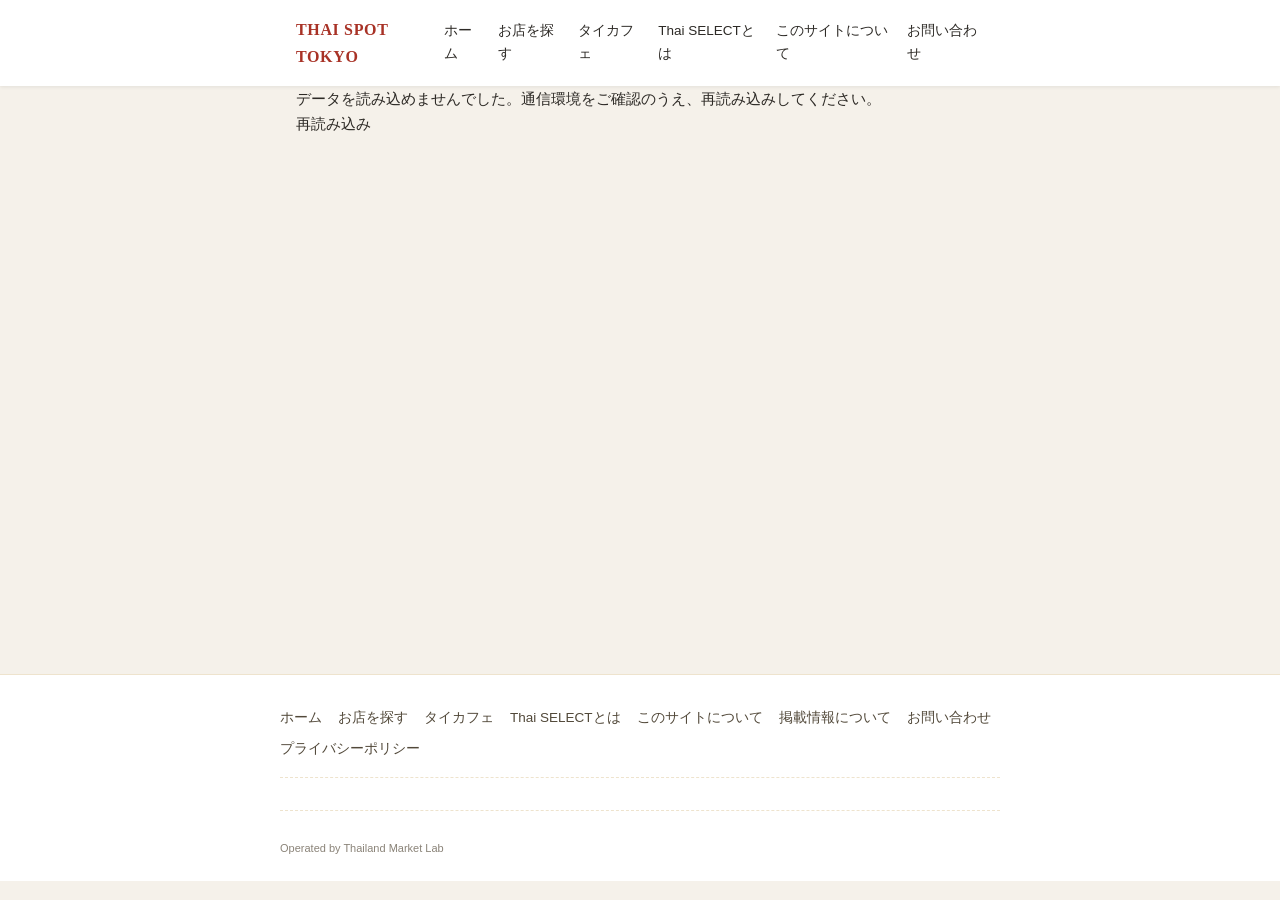
<file: page.html>
<!doctype html>
<html lang="ja">
<head>
<meta charset="UTF-8">
<meta name="viewport" content="width=device-width, initial-scale=1.0">
<title id="page-title">お知らせ｜THAI SPOT TOKYO</title>
<meta name="description" id="page-description" content="THAI SPOT TOKYOからのお知らせ・特集ページです。">
<link rel="stylesheet" href="assets/css/style.css?v=20260826a">
</head>
<body>

<div id="site-header"></div>

<main id="main-content">
  <div class="container">

    <!-- シート設定に問題がある可能性があるときだけ表示(実装設計書13-H-12。search.html等と同一の慣例) -->
    <div id="warnings-banner-mount"></div>

    <!-- Pages行から構築する自由ページ本体(?id=PAGE_ID)。データ確定まで非表示(下の状態表示と排他制御) -->
    <div class="article" id="page-article" hidden>
      <h1 class="article__title" id="article-title"></h1>
      <div class="article__image" id="article-image" hidden></div>
      <p class="article__body" id="article-body"></p>
    </div>

    <!-- id不在/該当行なし/非公開ページ: 「ページが見つかりませんでした」+ホーム・検索への導線 -->
    <section id="page-notfound" class="state-panel state-panel--error" hidden>
      <h1 class="state-panel__title" id="notfound-title">ページが見つかりませんでした</h1>
      <p class="state-panel__desc" id="notfound-desc"></p>
      <div class="state-panel__actions">
        <a class="btn btn--primary" id="notfound-home" href="index.html">ホームへ戻る</a>
        <a class="btn btn--outline" id="notfound-search" href="search.html">お店を探す</a>
      </div>
    </section>

    <!-- 通信失敗・非200時(要件2-3: 白画面禁止) -->
    <div id="page-error" hidden></div>

  </div>
</main>

<div id="site-footer"></div>

<!-- Pages行の内容はシート由来の動的データであり、texts-defaultに代替本文を持たない(要件2-2の対象外=
     固定ページの中身そのものなので「組み込みデフォルト」という概念がない)。そのためデータ取得に失敗した
     場合はstore.html同様に「データを読み込めませんでした」表示にする(白画面禁止・要件2-3)。
     全ての動的テキストはTS.util.el()のtextContent/TS.util.setText()経由。画像は必ずTS.util.imageUrl()を
     明示的に呼ぶ(設計書6章・10-1規約)。 -->
<script src="assets/js/config.js?v=20260826a"></script>
<script src="assets/js/texts-default.js?v=20260826a"></script>
<script src="assets/js/util.js?v=20260826a"></script>
<script src="assets/js/data.js?v=20260826a"></script>
<script src="assets/js/render.js?v=20260826a"></script>
<script>
(function () {
  'use strict';

  var U = TS.util;

  TS.render.chrome('page'); // ヘッダー/フッター骨格を先に描画(体感速度優先)。pageIdはnav項目に無いのでどれも選択状態にならない。

  var pageId = U.qs('id'); // URLパラメータidはtrim済み(TS.util.qsが実施)

  TS.data.load().then(function (db) {
    TS.render.footerNotices(db);
    insertWarningsBanner(db);

    var page = findPage(db, pageId);
    if (!page) { showNotFound(db); return; }

    renderPage(page, db);
  }).catch(function (err) {
    // 要件2-3: 通信失敗・非200時は「データを読み込めませんでした」表示(白画面禁止)
    var errEl = document.getElementById('page-error');
    errEl.hidden = false;
    TS.data.loadError(errEl, err);
  });

  // シート設定に問題がある可能性があるときだけ小バナーを先頭に挿入(実装設計書13-H-12)
  function insertWarningsBanner(db) {
    if (typeof TS.render.warningsBanner !== 'function') return;
    var banner = TS.render.warningsBanner(db);
    if (!banner) return;
    var mount = document.getElementById('warnings-banner-mount');
    if (mount) mount.appendChild(banner);
  }

  // findPage: id不在/未指定/非公開ページはすべてnull(=見つからなかった扱い)。
  // 突合はTS.util.norm両辺適用(トリム+全角/半角正規化・要件2-4)。
  function findPage(db, id) {
    if (!id) return null;
    var target = U.norm(id);
    var hit = (db.pages || []).filter(function (p) { return U.norm(p.id) === target; })[0];
    if (!hit || !hit.published) return null;
    return hit;
  }

  function showNotFound(db) {
    var t = (db && typeof db.texts === 'function') ? db.texts : function (key) { return (TS.textsDefault && TS.textsDefault[key]) || ''; };
    U.setText('notfound-title', t('page_notfound_title'));
    U.setText('notfound-desc', t('page_notfound_body'));
    U.setText('notfound-home', t('notfound_home_button'));
    U.setText('notfound-search', t('notfound_search_button'));
    var panel = document.getElementById('page-notfound');
    if (panel) panel.hidden = false;
  }

  function renderPage(page, db) {
    // title/descriptionはPage自身のタイトルで動的更新(SEO・要件9章)
    document.title = (page.title || db.texts('meta_title_page')) + '｜THAI SPOT TOKYO';
    var descMeta = document.getElementById('page-description');
    if (descMeta) {
      descMeta.setAttribute('content', page.body ? page.body.slice(0, 120) : db.texts('meta_desc_page'));
    }

    U.setText('article-title', page.title || '');
    U.setText('article-body', page.body || '');

    // 画像(任意): 必ずTS.util.imageUrl()経由。値が無ければ要素ごと非表示(要件6章)。
    var imageMount = document.getElementById('article-image');
    imageMount.textContent = '';
    if (page.imageUrl) {
      var res = U.imageUrl(page.imageUrl);
      var img = U.el('img', { loading: 'lazy', alt: page.title || '' });
      img.src = res.src; // 明示的に検証済みの値のみ直接代入(設計書10-1)
      imageMount.appendChild(img);
      imageMount.hidden = false;
    } else {
      imageMount.hidden = true;
    }

    var article = document.getElementById('page-article');
    article.hidden = false;
  }
})();
</script>
</body>
</html>
</file>
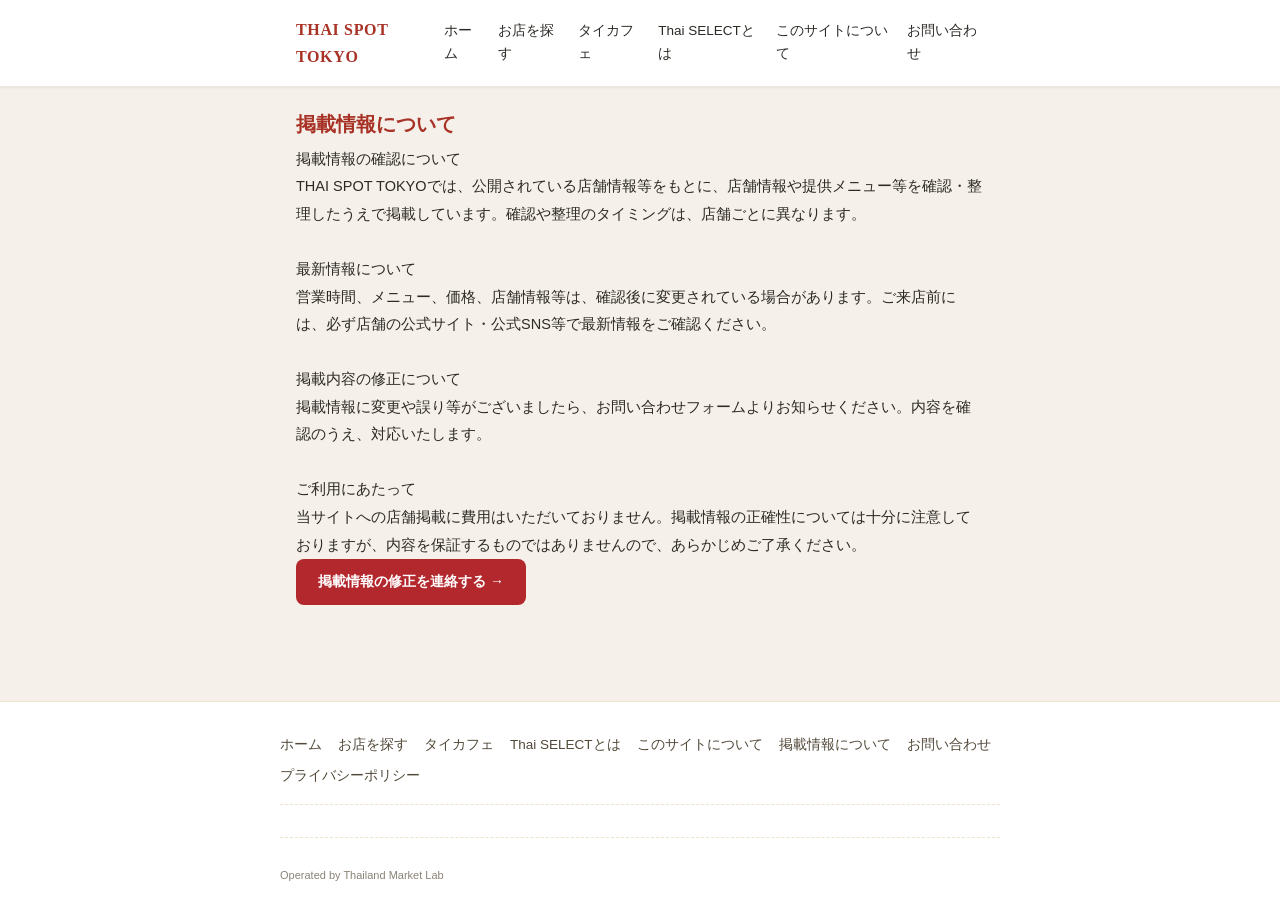
<file: policy-listing.html>
<!doctype html>
<html lang="ja">
<head>
<meta charset="UTF-8">
<meta name="viewport" content="width=device-width, initial-scale=1.0">
<title id="page-title">掲載情報について｜THAI SPOT TOKYO</title>
<meta name="description" id="page-description" content="掲載情報の確認方法や、修正のご依頼方法について説明しています。">
<link rel="stylesheet" href="assets/css/style.css?v=20260826a">
</head>
<body>

<div id="site-header"></div>

<main id="main-content">
  <div class="container">
    <!-- シート設定に問題がある可能性があるときだけ表示(実装設計書13-H-12。search.html等と同一の慣例) -->
    <div id="warnings-banner-mount"></div>

    <div class="article">
      <h1 class="article__title" id="article-title">掲載情報について</h1>
      <p class="article__body" id="article-body"></p>
      <p id="article-cta"></p>
    </div>
  </div>
</main>

<div id="site-footer"></div>

<!-- 要件2-2「文言層は無停止」: 本文はSite_Texts駆動だが、通信失敗時でもtexts-default.jsの組み込み文言で
     ページとして完全に成立させる(白画面・空欄禁止)。広告枠なし(要件1章8番)。
     動的テキストは全てTS.util.setText()(textContent代入)経由。 -->
<script src="assets/js/config.js?v=20260826a"></script>
<script src="assets/js/texts-default.js?v=20260826a"></script>
<script src="assets/js/util.js?v=20260826a"></script>
<script src="assets/js/data.js?v=20260826a"></script>
<script src="assets/js/render.js?v=20260826a"></script>
<script>
(function () {
  'use strict';

  var U = TS.util;

  TS.render.chrome('policy-listing');

  function applyTexts(texts) {
    document.title = texts('meta_title_policy_listing') || document.title;
    var descMeta = document.getElementById('page-description');
    if (descMeta) descMeta.setAttribute('content', texts('meta_desc_policy_listing'));

    U.setText('article-title', texts('policy_listing_title'));
    U.setText('article-body', texts('policy_listing_body'));

    renderCta(texts('policy_listing_cta_label'));
  }

  // CTAボタン: 「掲載情報の修正を連絡する」→ contact.html（店舗名の事前入力なし・仕様書3-8の導線）
  function renderCta(label) {
    var mount = document.getElementById('article-cta');
    mount.textContent = '';
    if (!label) return;
    var a = U.el('a', { class: 'btn btn--primary' }, [label]);
    a.href = 'contact.html'; // 自前組み立て文字列は直接代入(設計書10-1)
    mount.appendChild(a);
  }

  applyTexts(function (key) { return (TS.textsDefault && TS.textsDefault[key]) || ''; });

  TS.data.load().then(function (db) {
    TS.render.footerNotices(db);
    insertWarningsBanner(db);
    applyTexts(db.texts);
  }).catch(function (err) {
    if (typeof console !== 'undefined') console.error('[policy-listing.html] データ取得に失敗(texts-defaultで続行):', err);
  });

  // シート設定に問題がある可能性があるときだけ小バナーを先頭に挿入(実装設計書13-H-12)
  function insertWarningsBanner(db) {
    if (typeof TS.render.warningsBanner !== 'function') return;
    var banner = TS.render.warningsBanner(db);
    if (!banner) return;
    var mount = document.getElementById('warnings-banner-mount');
    if (mount) mount.appendChild(banner);
  }
})();
</script>
</body>
</html>
</file>
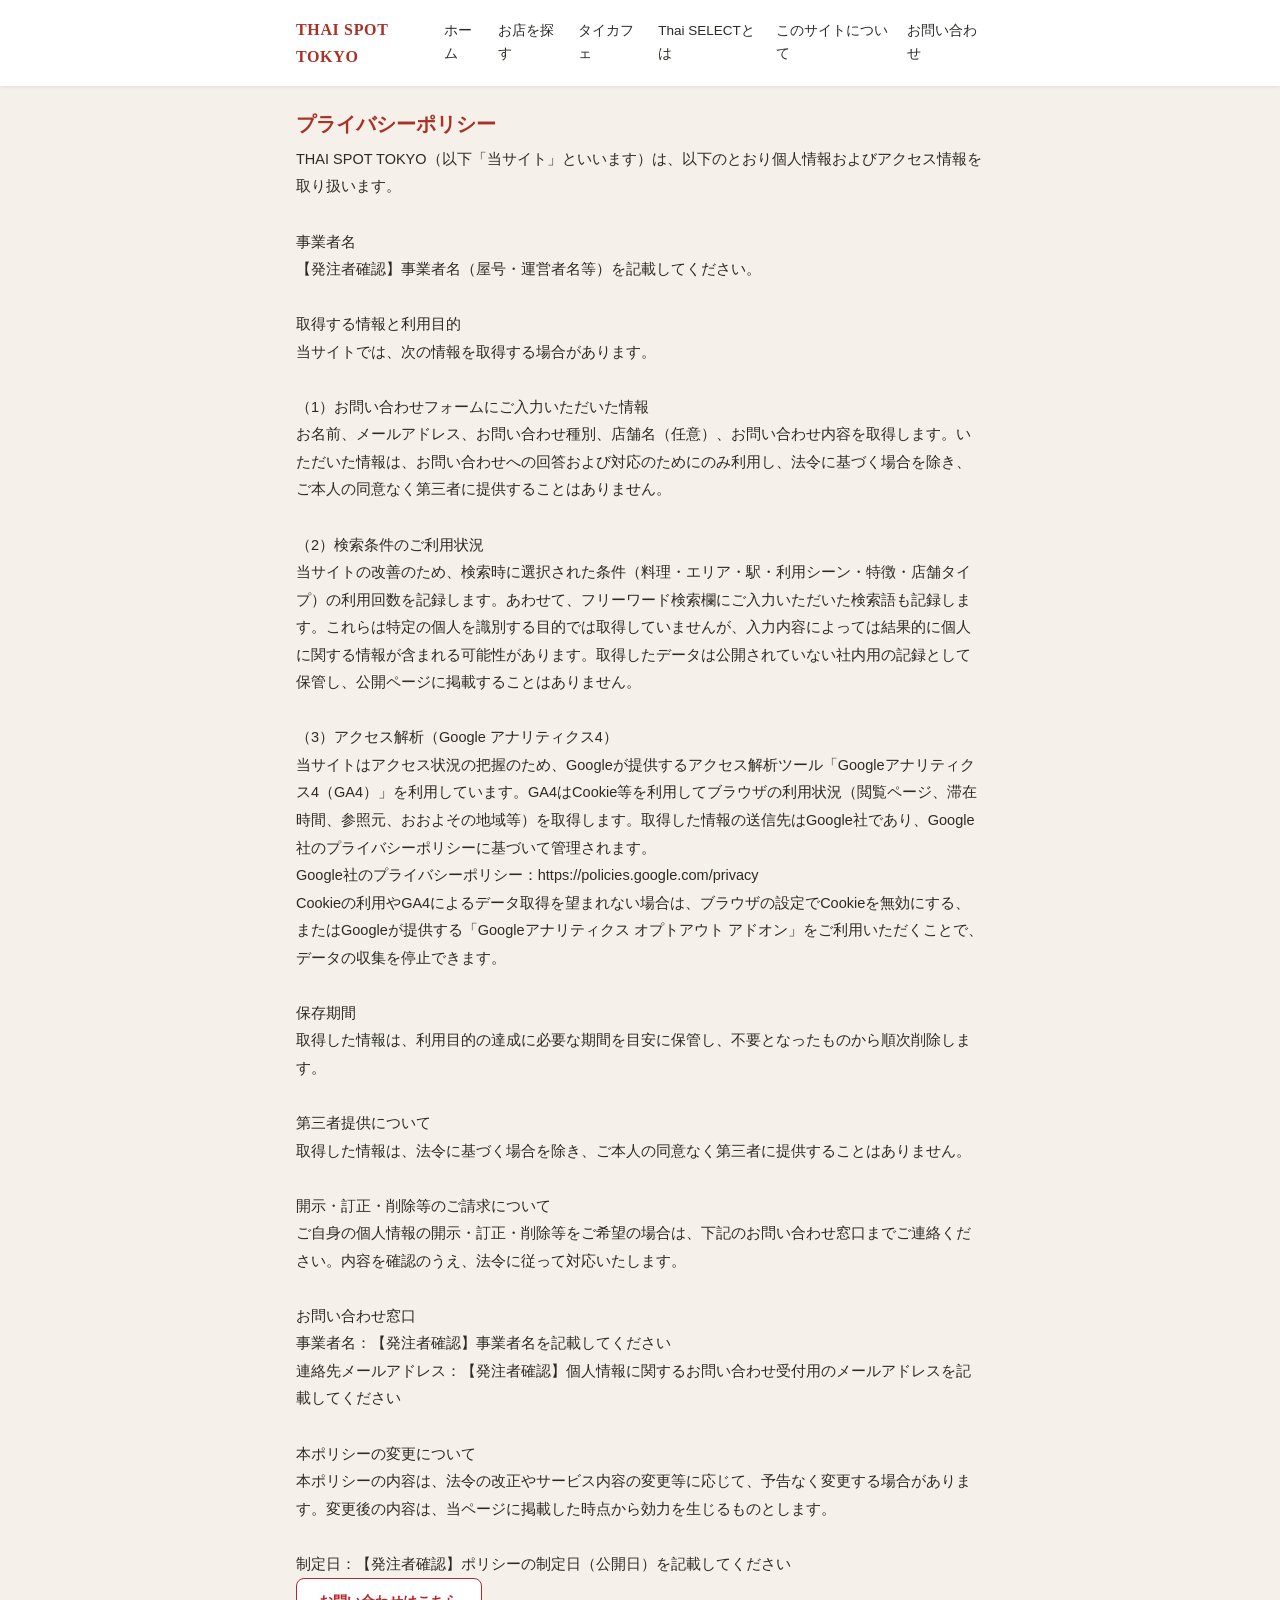
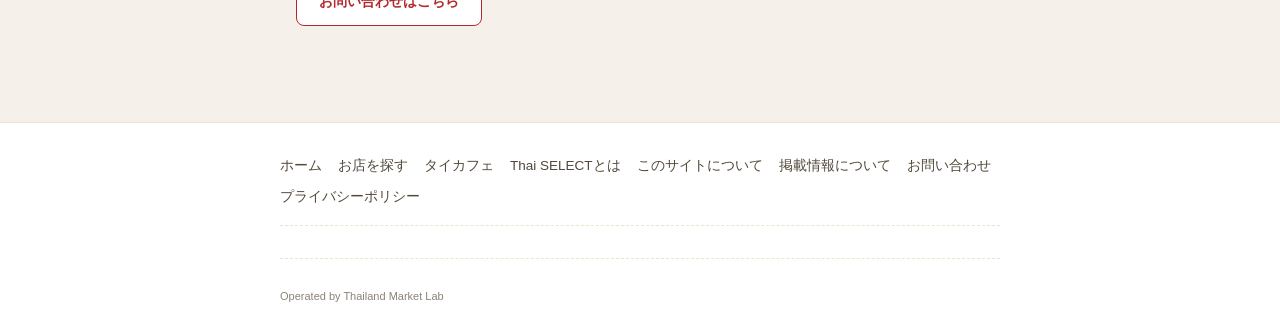
<file: privacy.html>
<!doctype html>
<html lang="ja">
<head>
<meta charset="UTF-8">
<meta name="viewport" content="width=device-width, initial-scale=1.0">
<title id="page-title">プライバシーポリシー｜THAI SPOT TOKYO</title>
<meta name="description" id="page-description" content="個人情報の取り扱いや、アクセス解析・検索データの利用について説明しています。">
<link rel="stylesheet" href="assets/css/style.css?v=20260826a">
</head>
<body>

<div id="site-header"></div>

<main id="main-content">
  <div class="container">
    <!-- シート設定に問題がある可能性があるときだけ表示(実装設計書13-H-12。search.html等と同一の慣例) -->
    <div id="warnings-banner-mount"></div>

    <div class="article">
      <h1 class="article__title" id="article-title">プライバシーポリシー</h1>
      <p class="article__body" id="article-body"></p>
      <p id="article-cta"></p>
    </div>
  </div>
</main>

<div id="site-footer"></div>

<!-- 要件2-2「文言層は無停止」+要件11-2(法令面): 本文はSite_Texts駆動だが、通信失敗時でも
     texts-default.jsの組み込み文言でページとして完全に成立させる(プライバシーポリシーが消える事故の防止=
     このファイルの存在意義そのもの)。広告枠なし(要件1章10番)。
     組み込み文言には発注者しか書けない箇所(事業者名・連絡先・制定日)を【発注者確認】マーカーで明示している
     (検収前に発注者原稿へ差し替える・要件工程Day10)。動的テキストは全てTS.util.setText()(textContent代入)経由。 -->
<script src="assets/js/config.js?v=20260826a"></script>
<script src="assets/js/texts-default.js?v=20260826a"></script>
<script src="assets/js/util.js?v=20260826a"></script>
<script src="assets/js/data.js?v=20260826a"></script>
<script src="assets/js/render.js?v=20260826a"></script>
<script>
(function () {
  'use strict';

  var U = TS.util;

  TS.render.chrome('privacy');

  function applyTexts(texts) {
    document.title = texts('meta_title_privacy') || document.title;
    var descMeta = document.getElementById('page-description');
    if (descMeta) descMeta.setAttribute('content', texts('meta_desc_privacy'));

    U.setText('article-title', texts('privacy_title'));
    U.setText('article-body', texts('privacy_body'));

    renderCta(texts('privacy_cta_label'));
  }

  // CTAボタン: 「お問い合わせはこちら」→ contact.html（開示等請求の窓口として本文末尾に導線を用意）
  function renderCta(label) {
    var mount = document.getElementById('article-cta');
    mount.textContent = '';
    if (!label) return;
    var a = U.el('a', { class: 'btn btn--outline' }, [label]);
    a.href = 'contact.html'; // 自前組み立て文字列は直接代入(設計書10-1)
    mount.appendChild(a);
  }

  applyTexts(function (key) { return (TS.textsDefault && TS.textsDefault[key]) || ''; });

  TS.data.load().then(function (db) {
    TS.render.footerNotices(db);
    insertWarningsBanner(db);
    applyTexts(db.texts);
  }).catch(function (err) {
    if (typeof console !== 'undefined') console.error('[privacy.html] データ取得に失敗(texts-defaultで続行):', err);
  });

  // シート設定に問題がある可能性があるときだけ小バナーを先頭に挿入(実装設計書13-H-12)
  function insertWarningsBanner(db) {
    if (typeof TS.render.warningsBanner !== 'function') return;
    var banner = TS.render.warningsBanner(db);
    if (!banner) return;
    var mount = document.getElementById('warnings-banner-mount');
    if (mount) mount.appendChild(banner);
  }
})();
</script>
</body>
</html>
</file>
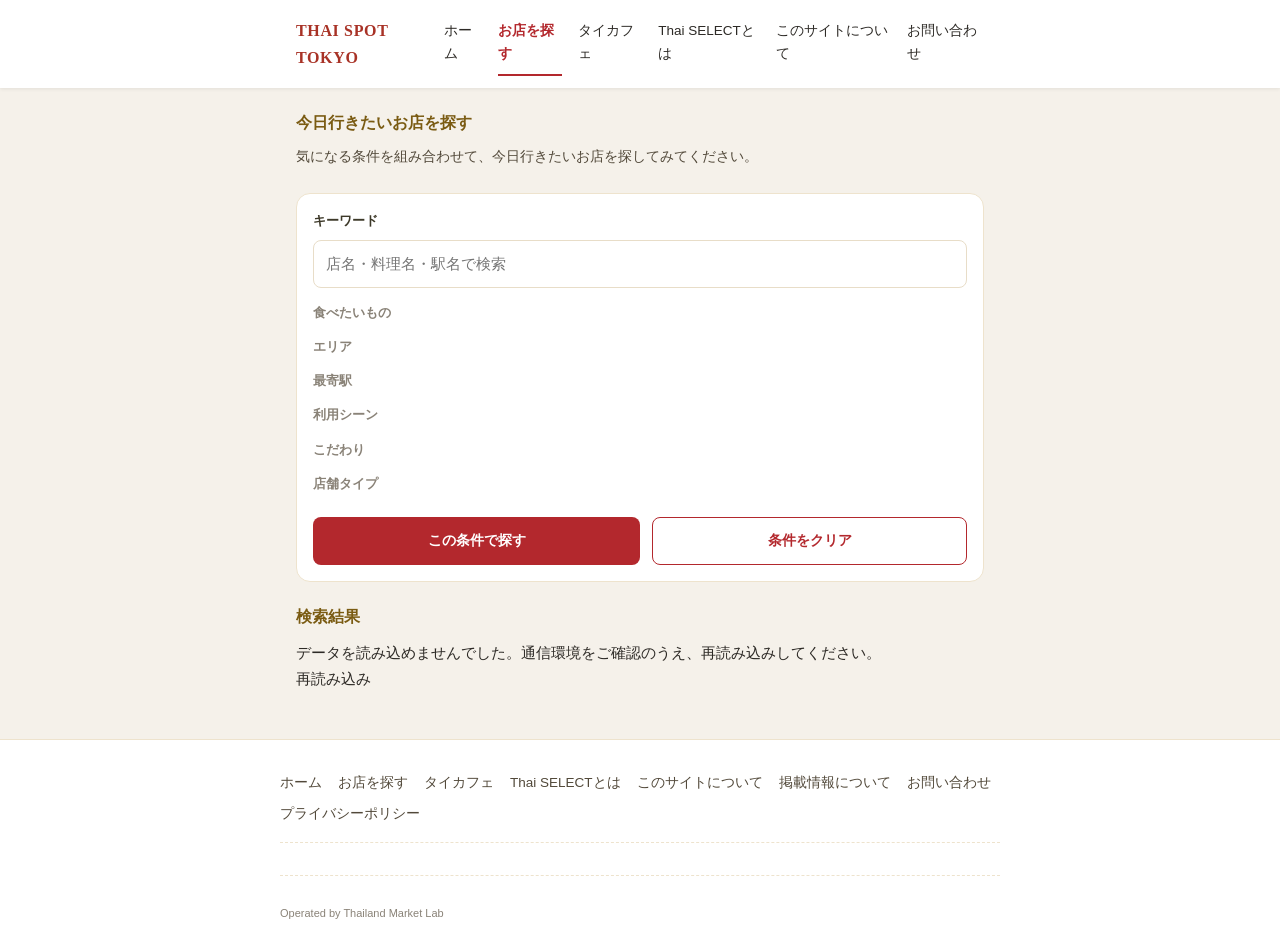
<file: search.html>
<!doctype html>
<html lang="ja">
<head>
<meta charset="UTF-8">
<meta name="viewport" content="width=device-width, initial-scale=1.0">
<title>お店を探す｜THAI SPOT TOKYO</title>
<meta name="description" content="料理・エリア・駅・シーン・特徴・フリーワードを組み合わせて、東京のタイ料理店を検索できます。">
<link rel="stylesheet" href="assets/css/style.css?v=20260826a">
<style>
  /* このページ限定の補助スタイル(style.cssは編集しない・実装設計書10-3章の check.html 局所style慣例に準拠)。
     既存デザイントークン(:root変数)のみ再利用し、新しい配色は増やさない。 */
  .page-lead { color: var(--color-muted-2); font-size: 13.5px; margin: 4px 0 var(--space-5); }
  .filter-group { margin-bottom: var(--space-4); }
  .filter-group:last-of-type { margin-bottom: 0; }
  .dish-subgroup { margin-bottom: var(--space-2); }
  .dish-subgroup__title { font-size: 11.5px; color: var(--color-muted); margin: var(--space-2) 0 6px; }
  .dish-subgroup:first-child .dish-subgroup__title { margin-top: 0; }
  .search-actions { display: flex; flex-wrap: wrap; gap: var(--space-3); margin-top: var(--space-5); }
  .search-actions .btn { flex: 1 1 auto; }
  .results-sub { font-size: 13px; color: var(--color-muted-2); margin: 0 0 var(--space-3); }
  .dropped-note {
    font-size: 12px; color: var(--color-tag-gold-ink); background: var(--color-tag-gold-bg);
    border-radius: var(--radius-s); padding: 8px 12px; margin-bottom: var(--space-3);
  }
  /* #focus着地時の視覚フォーカス(実装設計書10-5: 条件は未適用・スクロール+視覚強調のみ) */
  .is-focused { outline: 2px solid var(--color-primary); outline-offset: 4px; border-radius: var(--radius-m); }
</style>
</head>
<body>

<div id="site-header"></div>

<main id="main-content">
  <div class="container">

    <!-- シート設定に問題がある可能性があるときだけ表示(実装設計書13-I-10)。TS.render.warningsBannerは
         担当Hが並行実装中のため、呼び出し側は typeof ガード付きで独立動作させる(未実装でも本ページは壊れない)。 -->
    <div id="warnings-banner-mount"></div>

    <!-- 「お店を探す」条件UI(仕様書3-2)。文言はdb.texts()経由(要件2-2の一般方針どおり)。
         texts-default.jsの現行デフォルト値は仕様書3-2の文言と一致するよう整備済み(Wave2-E)なので、
         HTML初期値もそれと同一にしてある(JS未実行・データ取得失敗時も仕様書どおりの文言のまま崩れない)。 -->
    <section id="search-form-section" aria-labelledby="search-title">
      <h1 id="search-title" class="section-title">今日行きたいお店を探す</h1>
      <p class="page-lead" id="search-lead">気になる条件を組み合わせて、今日行きたいお店を探してみてください。</p>

      <form id="search-form" class="panel">
        <div class="form-field">
          <label class="form-label" for="freeword-input" id="freeword-label">キーワード</label>
          <input class="form-input" type="search" id="freeword-input" name="freeword"
                 placeholder="店名・料理名・駅名で検索" autocomplete="off">
        </div>

        <!-- 食べたいもの: Menus.Category 11種でグループ見出しを挟んで表示(実装設計書10-5) -->
        <div class="filter-group" data-cat-group="dish">
          <h2 id="cat-title-dish">食べたいもの</h2>
          <div id="dish-groups"></div>
        </div>

        <div class="filter-group" data-cat-group="area">
          <h2 id="cat-title-area">エリア</h2>
          <div id="chips-area"></div>
        </div>

        <div class="filter-group" data-cat-group="station">
          <h2 id="cat-title-station">最寄駅</h2>
          <div id="chips-station"></div>
        </div>

        <div class="filter-group" data-cat-group="scene">
          <h2 id="cat-title-scene">利用シーン</h2>
          <div id="chips-scene"></div>
        </div>

        <div class="filter-group" data-cat-group="feature">
          <h2 id="cat-title-feature">こだわり</h2>
          <div id="chips-feature"></div>
        </div>

        <div class="filter-group" data-cat-group="type">
          <h2 id="cat-title-type">店舗タイプ</h2>
          <div id="chips-type"></div>
        </div>

        <div class="search-actions">
          <button type="submit" class="btn btn--primary" id="search-submit-btn">この条件で探す</button>
          <button type="button" class="btn btn--outline" id="search-clear-btn">条件をクリア</button>
        </div>
      </form>
    </section>

    <!-- 検索結果一覧(仕様書3-3。同一ページ内の状態=常時表示。条件未指定時は「すべてのお店」を表示する
         (TS.search.label()の条件なし時フォールバック文言に合わせた実装判断。詳細は納品報告に記載)。
         見出しは仕様書3-3のとおり「検索結果」(固定・search_results_heading)+適用条件と件数の行(動的)の2段構成。 -->
    <section id="search-results-section" aria-labelledby="results-title" aria-live="polite">
      <h2 class="section-title" id="results-title">検索結果</h2>
      <p class="results-sub" id="results-subheading"></p>
      <p class="dropped-note" id="dropped-note" hidden></p>
      <div class="card-list" id="results-list"></div>
      <div class="state-panel" id="results-empty" hidden>
        <p class="state-panel__desc" id="results-empty-text"></p>
        <div class="state-panel__actions">
          <button type="button" class="btn btn--outline" id="results-change-btn">条件を変更する</button>
        </div>
      </div>
    </section>

    <!-- 広告枠(要件1章: 検索結果下部)。該当広告なしならadSlotはnullを返すので何も描画されない -->
    <div id="results-ad-slot"></div>

    <!-- データ取得失敗時のみ表示(要件2-3: 白画面禁止) -->
    <div id="search-error" hidden></div>

  </div>
</main>

<div id="site-footer"></div>

<script src="assets/js/config.js?v=20260826a"></script>
<script src="assets/js/texts-default.js?v=20260826a"></script>
<script src="assets/js/util.js?v=20260826a"></script>
<script src="assets/js/data.js?v=20260826a"></script>
<script src="assets/js/render.js?v=20260826a"></script>
<script src="assets/js/search.js?v=20260826a"></script>
<script src="assets/js/log.js?v=20260826a"></script>
<script>
(function () {
  'use strict';

  // db.texts()が万一空文字を返した場合の保険(通常は texts-default.js の初回リリース原稿がそのまま使われる)。
  var ZERO_FALLBACK = '条件に合うお店が見つかりませんでした。条件を減らして、もう一度探してみてください。';
  var DROPPED_SUFFIX_FALLBACK = 'の条件が見つからなかったため、全店舗を表示しています。';
  // 0件時は「全店舗を表示しています」と言うと矛盾するため出し分ける(実装設計書13-I-2)
  var DROPPED_SUFFIX_ZERO_FALLBACK = 'の条件は見つかりませんでした。';

  // Menus.Category(実データ11種・実装設計書10-5)→日本語見出し。フォールバック表(既存キーが無かった頃の名残)。
  // 実装設計書13-I-6: 見出しは db.texts('menu_category_'+category.toLowerCase()) を先に引き、
  // 空ならこのハードコード表→さらに無ければキーそのもの(またはその他)の順で解決する
  // (menu_category_*キーは担当Hが並行追加中のため、texts側が空の間はこの表が独立して機能する)。
  var MENU_CATEGORY_ORDER = ['RICE', 'CURRY', 'NOODLE', 'SALAD', 'SOUP', 'GRILL', 'FRIED', 'STIR_FRY', 'HOT_POT', 'DESSERT', 'DRINK'];
  var MENU_CATEGORY_LABELS = {
    RICE: 'ご飯もの', CURRY: 'カレー', NOODLE: '麺類', SALAD: 'サラダ', SOUP: 'スープ',
    GRILL: '焼き物', FRIED: '揚げ物', STIR_FRY: '炒め物', HOT_POT: '鍋物', DESSERT: 'デザート', DRINK: 'ドリンク'
  };

  // menu_category_*テキストキーの解決順(実装設計書13-I-6): texts() → ハードコード表 → fallback(キー自体/その他)
  function categoryLabel(db, categoryKeyForTexts, fallback) {
    var textsKey = 'menu_category_' + String(categoryKeyForTexts).toLowerCase();
    var fromTexts = (db && typeof db.texts === 'function') ? db.texts(textsKey) : '';
    return fromTexts || fallback;
  }

  var catItems = null;   // {area:[...], station:[...], scene:[...], feature:[...], type:[...]}
  var dishGroups = [];   // [{key,label,items:[...]}]
  var selectedConds = { dish: '', area: '', station: '', scene: '', feature: '', type: '' };
  var lastDb = null;

  TS.render.chrome('search');

  // URLクエリでの着地(dish/area/station/scene/feature/type/freeword・実装設計書10-5の正式版)
  var urlConds = TS.search.condsFromUrl();
  selectedConds.dish = urlConds.dish || '';
  selectedConds.area = urlConds.area || '';
  selectedConds.station = urlConds.station || '';
  selectedConds.scene = urlConds.scene || '';
  selectedConds.feature = urlConds.feature || '';
  selectedConds.type = urlConds.type || '';
  var initialFreeword = urlConds.freeword || '';
  document.getElementById('freeword-input').value = initialFreeword;

  var hasUrlConds = !!(selectedConds.dish || selectedConds.area || selectedConds.station ||
    selectedConds.scene || selectedConds.feature || selectedConds.type || initialFreeword);

  TS.data.load().then(function (db) {
    lastDb = db;
    TS.render.footerNotices(db);
    insertWarningsBanner(db);
    applyTexts(db);

    catItems = buildCatItems(db);
    dishGroups = buildDishGroups(db, db.menus.filter(function (m) { return m.published; }));

    renderCatGroup('area', 'chips-area');
    renderCatGroup('station', 'chips-station');
    renderCatGroup('scene', 'chips-scene');
    renderCatGroup('feature', 'chips-feature');
    renderCatGroup('type', 'chips-type');
    renderDishGroups();

    if (hasUrlConds) {
      // 条件付きURLで着地→条件を適用して即結果表示+ログ(実装設計書10-5: 呼びどころ)
      var conds = currentConds();
      var result = TS.search.run(db, conds);
      renderResults(db, conds, result);
      TS.log.search(conds, conds.freeword);
    } else {
      // 無条件の着地・条件クリア後と同じ「すべてのお店」表示(要件6章のホーム6ブロック導線はここに来ない=#focus)
      var result0 = TS.search.run(db, emptyConds());
      renderResults(db, emptyConds(), result0);
    }

    applyFocusHash();

  }).catch(function (err) {
    var errEl = document.getElementById('search-error');
    errEl.hidden = false;
    TS.data.loadError(errEl, err);
  });

  // シート設定に問題がある可能性がある時だけ警告バナーを先頭に挿入する(実装設計書13-I-10)。
  // TS.render.warningsBannerは担当Hが並行実装中の関数のため、typeofガードを必須にして独立動作させる
  // (未実装の間は何もしない=本ページの他機能に影響しない)。
  function insertWarningsBanner(db) {
    if (typeof TS.render.warningsBanner !== 'function') return;
    var banner = TS.render.warningsBanner(db);
    if (!banner) return;
    var mount = document.getElementById('warnings-banner-mount');
    if (mount) mount.appendChild(banner);
  }

  // ---- Site_Texts駆動の文言(要件2-2)。texts-default.jsの現行値=仕様書3-2/3-3の文言そのもの ----

  function setTextIfPresent(id, text) { if (text) TS.util.setText(id, text); }

  function applyTexts(db) {
    setTextIfPresent('search-title', db.texts('search_heading'));
    setTextIfPresent('search-lead', db.texts('search_lead'));
    setTextIfPresent('freeword-label', db.texts('search_freeword_label'));
    var fwPlaceholder = db.texts('search_freeword_placeholder');
    if (fwPlaceholder) document.getElementById('freeword-input').placeholder = fwPlaceholder;
    setTextIfPresent('cat-title-dish', db.texts('search_cat_dish'));
    setTextIfPresent('cat-title-area', db.texts('search_cat_area'));
    setTextIfPresent('cat-title-station', db.texts('search_cat_station'));
    setTextIfPresent('cat-title-scene', db.texts('search_cat_scene'));
    setTextIfPresent('cat-title-feature', db.texts('search_cat_feature'));
    setTextIfPresent('cat-title-type', db.texts('search_cat_type'));
    setTextIfPresent('search-submit-btn', db.texts('search_button'));
    setTextIfPresent('search-clear-btn', db.texts('search_clear'));
    setTextIfPresent('results-title', db.texts('search_results_heading'));
    setTextIfPresent('results-change-btn', db.texts('search_change'));
  }

  // ---- 条件チップの選択肢を実データから動的生成(要件2-1: ハードコード禁止・2-4: dedup) ----

  function dedupOrdered(values) {
    var seen = {};
    var out = [];
    (values || []).forEach(function (v) {
      var t = (v == null ? '' : String(v)).trim();
      if (!t) return;
      var key = TS.util.norm(t);
      if (seen[key]) return;
      seen[key] = true;
      out.push(t);
    });
    return out;
  }

  function buildCatItems(db) {
    var stores = db.stores.filter(function (s) { return s.published; });
    var scenes = db.scenes.filter(function (s) { return s.published; });
    var features = db.features.filter(function (s) { return s.published; });
    return {
      area: dedupOrdered(stores.map(function (s) { return s.area; })),
      station: dedupOrdered(stores.map(function (s) { return s.station; })),
      scene: dedupOrdered(scenes.map(function (s) { return s.name; })),
      feature: dedupOrdered(features.map(function (s) { return s.name; })),
      type: dedupOrdered(stores.map(function (s) { return s.storeType; }))
    };
  }

  // 料理はCategory別グループ(実装設計書10-5の11種)。未知カテゴリのメニューも「その他」で取りこぼさない
  // (要件2-1: 発注者がMenusに行を足せば選択肢が自動で増える、の帰結)。
  // 実装設計書13-I-6: カテゴリ突合はnormSearch相当(小文字化込み)にして大文字小文字ゆれを吸収する。
  function buildDishGroups(db, publishedMenus) {
    var groups = [];
    var knownNorm = {};
    MENU_CATEGORY_ORDER.forEach(function (key) { knownNorm[TS.util.normSearch(key)] = true; });

    MENU_CATEGORY_ORDER.forEach(function (key) {
      var names = publishedMenus
        .filter(function (m) { return TS.util.normSearch(m.category) === TS.util.normSearch(key); })
        .map(function (m) { return m.name; });
      var items = dedupOrdered(names);
      if (items.length) groups.push({ key: key, label: categoryLabel(db, key, MENU_CATEGORY_LABELS[key] || key), items: items });
    });

    var others = publishedMenus
      .filter(function (m) { return !knownNorm[TS.util.normSearch(m.category)]; })
      .map(function (m) { return m.name; });
    var otherItems = dedupOrdered(others);
    if (otherItems.length) groups.push({ key: '_OTHER', label: categoryLabel(db, 'other', 'その他'), items: otherItems });

    return groups;
  }

  // ---- チップ描画・選択状態(単一選択・同じチップ再タップで解除=トグル) ----

  function toggleCond(cat, value) {
    if (selectedConds[cat] && TS.util.norm(selectedConds[cat]) === TS.util.norm(value)) {
      selectedConds[cat] = '';
    } else {
      selectedConds[cat] = value;
    }
  }

  function renderCatGroup(cat, mountId) {
    var mount = document.getElementById(mountId);
    if (!mount || !catItems) return;
    while (mount.firstChild) mount.removeChild(mount.firstChild);
    var chipsEl = TS.render.chips(catItems[cat], {
      selectedValue: selectedConds[cat] || null,
      onSelect: function (value) {
        toggleCond(cat, value);
        renderCatGroup(cat, mountId);
      }
    });
    mount.appendChild(chipsEl);
  }

  function renderDishGroups() {
    var mount = document.getElementById('dish-groups');
    if (!mount) return;
    while (mount.firstChild) mount.removeChild(mount.firstChild);
    dishGroups.forEach(function (grp) {
      var wrap = TS.util.el('div', { class: 'dish-subgroup' });
      wrap.appendChild(TS.util.el('p', { class: 'dish-subgroup__title' }, [grp.label]));
      var chipsEl = TS.render.chips(grp.items, {
        selectedValue: selectedConds.dish || null,
        onSelect: function (value) {
          toggleCond('dish', value);
          renderDishGroups();
        }
      });
      wrap.appendChild(chipsEl);
      mount.appendChild(wrap);
    });
  }

  // ---- 検索実行・結果描画 ----

  function emptyConds() {
    return { dish: '', area: '', station: '', scene: '', feature: '', type: '', freeword: '' };
  }

  function currentConds() {
    return {
      dish: selectedConds.dish, area: selectedConds.area, station: selectedConds.station,
      scene: selectedConds.scene, feature: selectedConds.feature, type: selectedConds.type,
      freeword: (document.getElementById('freeword-input').value || '').trim()
    };
  }

  // dropped(存在しない条件値)の一言表示。textContentのみで組み立てる(要件2-4: 検索語エコーもテキストとして描画)
  // 実装設計書13-I-2: 0件時に「全店舗を表示しています」と言うと矛盾するため、件数に応じて出し分ける。
  function buildDroppedMessage(dropped, db, count) {
    if (!dropped || !dropped.length) return '';
    var quoted = dropped.map(function (d) { return '「' + d.val + '」'; }).join('');
    if (count === 0) {
      var zeroSuffix = (db && db.texts('search_dropped_zero_note')) || DROPPED_SUFFIX_ZERO_FALLBACK;
      return quoted + zeroSuffix;
    }
    var suffix = (db && db.texts('search_dropped_note')) || DROPPED_SUFFIX_FALLBACK;
    return quoted + suffix;
  }

  function renderResults(db, conds, result) {
    var stores = result.stores, dropped = result.dropped;

    TS.util.setText('results-subheading', TS.search.label(conds, stores.length));

    var droppedEl = document.getElementById('dropped-note');
    var msg = buildDroppedMessage(dropped, db, stores.length);
    if (msg) {
      droppedEl.textContent = msg;
      droppedEl.hidden = false;
    } else {
      droppedEl.hidden = true;
      droppedEl.textContent = '';
    }

    var listEl = document.getElementById('results-list');
    while (listEl.firstChild) listEl.removeChild(listEl.firstChild);
    var emptyEl = document.getElementById('results-empty');

    if (!stores.length) {
      listEl.hidden = true;
      emptyEl.hidden = false;
      TS.util.setText('results-empty-text', (db && db.texts('search_zero')) || ZERO_FALLBACK);
    } else {
      listEl.hidden = false;
      emptyEl.hidden = true;
      stores.forEach(function (s) { listEl.appendChild(TS.render.storeCard(s, db)); });
    }

    var adMount = document.getElementById('results-ad-slot');
    while (adMount.firstChild) adMount.removeChild(adMount.firstChild);
    var ad = TS.render.adSlot('results_bottom', db);
    if (ad) adMount.appendChild(ad);
  }

  // 現在の条件をURLクエリへ反映(履歴を汚さずreplaceState・共有URL化のための実装上の配慮。要件書上の必須事項ではない)
  function updateUrl(conds) {
    try {
      var params = new URLSearchParams();
      ['dish', 'area', 'station', 'scene', 'feature', 'type'].forEach(function (k) {
        if (conds[k]) params.set(k, conds[k]);
      });
      if (conds.freeword) params.set('freeword', conds.freeword);
      var qs = params.toString();
      history.replaceState(null, '', location.pathname + (qs ? '?' + qs : ''));
    } catch (e) { /* History API非対応でも検索自体は継続させる */ }
  }

  function runManualSearch() {
    if (!lastDb) return; // データ未取得時はエラー表示側で案内済み(要件2-3)
    var conds = currentConds();
    var result = TS.search.run(lastDb, conds);
    renderResults(lastDb, conds, result);
    updateUrl(conds);
    // 要件4章: [この条件で探す]押下のたびに呼ぶ。連続同一条件はlog.js側のsessionStorage比較で1回化される。
    TS.log.search(conds, conds.freeword);
  }

  document.getElementById('search-form').addEventListener('submit', function (ev) {
    ev.preventDefault();
    runManualSearch();
  });

  document.getElementById('search-clear-btn').addEventListener('click', function () {
    selectedConds = { dish: '', area: '', station: '', scene: '', feature: '', type: '' };
    document.getElementById('freeword-input').value = '';
    if (catItems) {
      renderCatGroup('area', 'chips-area');
      renderCatGroup('station', 'chips-station');
      renderCatGroup('scene', 'chips-scene');
      renderCatGroup('feature', 'chips-feature');
      renderCatGroup('type', 'chips-type');
      renderDishGroups();
    }
    if (lastDb) {
      var conds = emptyConds();
      var result = TS.search.run(lastDb, conds);
      renderResults(lastDb, conds, result);
      updateUrl(conds);
    }
    // 「条件をクリア」はログ計測対象外(要件4章の呼びどころに含まれない。log.js側も無条件時は自動でno-op)
  });

  document.getElementById('results-change-btn').addEventListener('click', function () {
    var sec = document.getElementById('search-form-section');
    if (sec && sec.scrollIntoView) sec.scrollIntoView({ behavior: 'smooth', block: 'start' });
  });

  // #focus=<カテゴリ>着地: 該当カテゴリへスクロール+視覚フォーカス(条件は未適用・ログも呼ばない・実装設計書10-5)
  function applyFocusHash() {
    var m = /^#focus=([a-z]+)/i.exec(location.hash || '');
    if (!m) return;
    var cat = m[1].toLowerCase();
    var groupEl = document.querySelector('[data-cat-group="' + cat + '"]');
    if (!groupEl) return;
    if (groupEl.scrollIntoView) groupEl.scrollIntoView({ behavior: 'smooth', block: 'start' });
    groupEl.classList.add('is-focused');
    setTimeout(function () { groupEl.classList.remove('is-focused'); }, 2400);
  }
})();
</script>
</body>
</html>
</file>
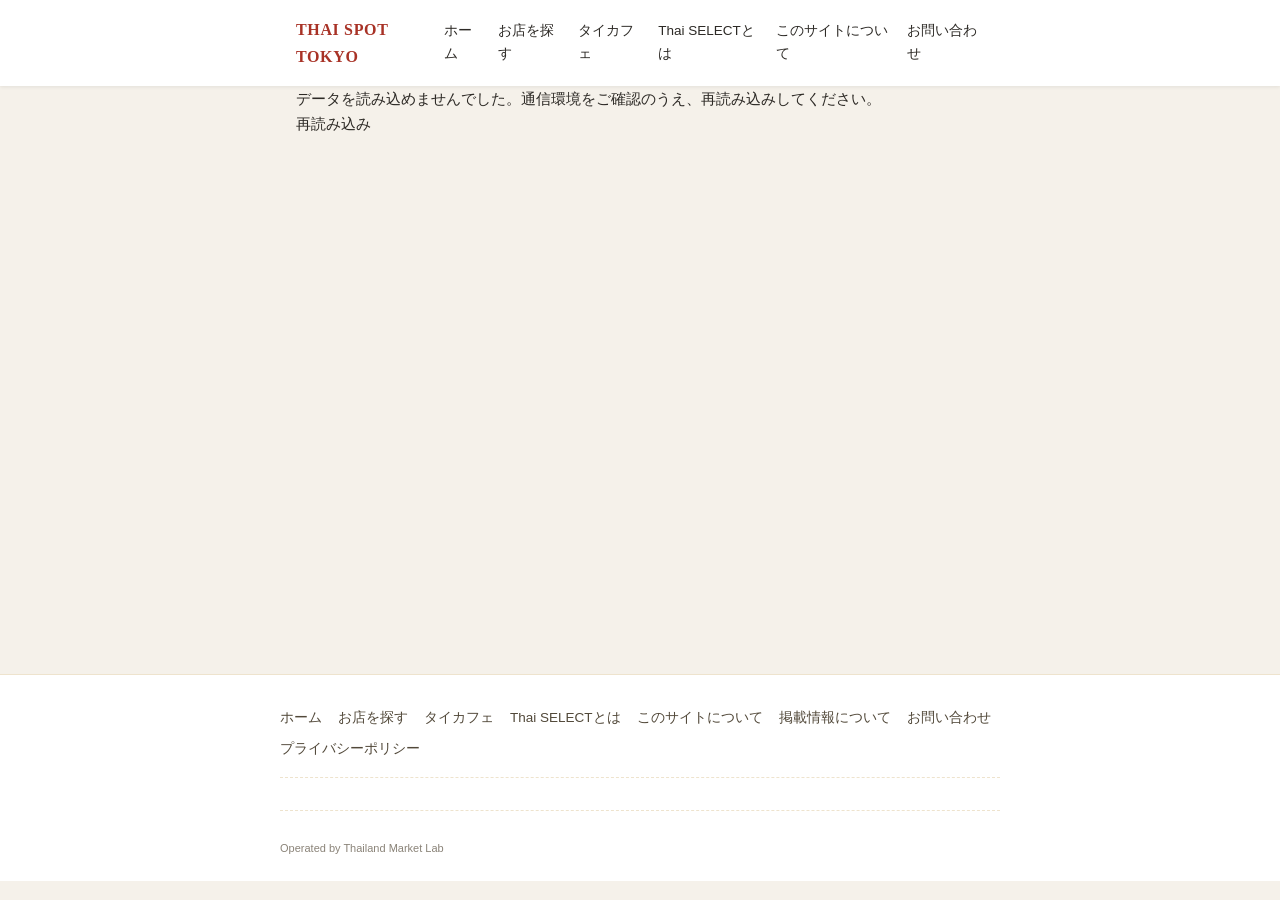
<file: store.html>
<!doctype html>
<html lang="ja">
<head>
<meta charset="UTF-8">
<meta name="viewport" content="width=device-width, initial-scale=1.0">
<title id="page-title">店舗詳細｜THAI SPOT TOKYO</title>
<meta name="description" id="page-description" content="店舗の紹介・アクセス・メニュー・特徴・地図をまとめて表示します。">
<link rel="stylesheet" href="assets/css/style.css?v=20260826a">
</head>
<body>

<div id="site-header"></div>

<main id="main-content">
  <div class="container">

    <!-- シート設定に問題がある可能性があるときだけ表示(実装設計書13-I-10)。TS.render.warningsBannerは
         担当Hが並行実装中のため、呼び出し側は typeof ガード付きで独立動作させる(未実装でも本ページは壊れない)。 -->
    <div id="warnings-banner-mount"></div>

    <!-- 店舗詳細本体(要件5章の表示順どおりJSで構築)。データ確定まで非表示(下の状態表示と排他制御) -->
    <article id="store-detail" hidden></article>

    <!-- id不在/未指定/非公開店舗ID時: 「お店が見つかりませんでした」+ホーム・検索への導線 -->
    <section id="store-notfound" class="state-panel state-panel--error" hidden>
      <h1 class="state-panel__title">お店が見つかりませんでした</h1>
      <p class="state-panel__desc">URLが正しくないか、非公開の店舗の可能性があります。<br>下記からお探しください。</p>
      <div class="state-panel__actions">
        <a class="btn btn--primary" href="index.html">ホームへ戻る</a>
        <a class="btn btn--outline" href="search.html">お店を探す</a>
      </div>
    </section>

    <!-- 通信失敗・非200時(要件2-3: 白画面禁止) -->
    <div id="store-error" hidden></div>

    <!-- 広告枠(要件1章/5章: store_bottom)。該当広告なしなら何も描画されない(TS.render.adSlotがnullを返す) -->
    <div id="store-ad-slot"></div>

  </div>
</main>

<div id="site-footer"></div>

<!-- 要件5章の表示順どおりJSで構築する。全ての動的テキストはTS.util.el()のtextContent経由、
     href/srcは常にTS.util.safeUrl()/imageUrl()を明示的に呼ぶか、自前組み立て文字列を直接代入する
     (実装設計書3章セキュリティ非交渉・10-1規約)。情報確認日(Verified_Date)は設計書10-5裁定により表示しない。 -->
<script src="assets/js/config.js?v=20260826a"></script>
<script src="assets/js/texts-default.js?v=20260826a"></script>
<script src="assets/js/util.js?v=20260826a"></script>
<script src="assets/js/data.js?v=20260826a"></script>
<script src="assets/js/render.js?v=20260826a"></script>
<script src="assets/js/log.js?v=20260826a"></script>
<script>
(function () {
  'use strict';

  var U = TS.util;

  TS.render.chrome('store'); // ヘッダー/フッター骨格を先に描画(体感速度優先)。フッターの「お知らせ・特集」はdb確定後に追い充填。

  var storeId = U.qs('id'); // URLパラメータidはtrim済み(TS.util.qsが実施)

  TS.data.load().then(function (db) {
    TS.render.footerNotices(db);
    insertWarningsBanner(db);

    var store = findStore(db, storeId);
    if (!store) { showNotFound(); return; }

    renderStore(store, db);

    var ad = TS.render.adSlot('store_bottom', db);
    if (ad) document.getElementById('store-ad-slot').appendChild(ad);
  }).catch(function (err) {
    // 要件2-3: 通信失敗・非200時は「データを読み込めませんでした」表示(白画面禁止)
    var errEl = document.getElementById('store-error');
    errEl.hidden = false;
    TS.data.loadError(errEl, err);
  });

  // シート設定に問題がある可能性がある時だけ警告バナーを先頭に挿入する(実装設計書13-I-10)。
  // TS.render.warningsBannerは担当Hが並行実装中の関数のため、typeofガードを必須にして独立動作させる
  // (未実装の間は何もしない=本ページの他機能に影響しない)。
  function insertWarningsBanner(db) {
    if (typeof TS.render.warningsBanner !== 'function') return;
    var banner = TS.render.warningsBanner(db);
    if (!banner) return;
    var mount = document.getElementById('warnings-banner-mount');
    if (mount) mount.appendChild(banner);
  }

  // findStore: id不在/未指定/非公開店舗はすべて null(=見つからなかった扱い・要件5章の趣旨)。
  // 突合はTS.util.norm両辺適用(トリム+全角/半角正規化・要件2-4)。
  function findStore(db, id) {
    if (!id) return null;
    var target = U.norm(id);
    var hit = (db.stores || []).filter(function (s) { return U.norm(s.id) === target; })[0];
    if (!hit || !hit.published) return null;
    return hit;
  }

  function showNotFound() {
    var panel = document.getElementById('store-notfound');
    if (panel) panel.hidden = false;
  }

  // ---- 表示順(要件5章): 店舗名→画像→紹介文→エリア/最寄駅/徒歩→タイプ・ThaiSELECT→Maps→
  //   食べられるもの→おすすめシーン→特徴→店舗情報→公式/Instagram→動画→TikTok→注意書き+修正連絡 ----
  function renderStore(store, db) {
    // title/descriptionは店舗名で動的更新(SEO・要件9章)
    document.title = store.name + '｜THAI SPOT TOKYO';
    var descMeta = document.getElementById('page-description');
    if (descMeta) {
      descMeta.setAttribute('content', store.description ? store.description.slice(0, 120) : db.texts('meta_desc_store'));
    }

    var root = document.getElementById('store-detail');
    root.textContent = '';

    root.appendChild(U.el('h1', { class: 'article__title' }, [store.name || '']));

    var gallery = buildGallery(store);
    if (gallery) root.appendChild(gallery);

    if (store.description) {
      root.appendChild(U.el('p', { class: 'pre-wrap' }, [store.description]));
    }

    // 申し送り(実装設計書13-I-7・render.js担当外のため未修正): render.js の metaLine(buildMetaText) は
    // store.walkMinutes を検証なしでそのまま「徒歩X分」に埋め込んでいる。ここ(store.html側の店舗情報再掲)は
    // TS.util.normalizeWalkMinutes()で非数値混入を弾いているが、metaLine側にも同じ検証の適用が必要。
    var metaLine = TS.render.metaLine(store);
    if (metaLine) root.appendChild(U.el('p', { class: 'store-card__meta' }, [metaLine]));

    var badges = buildBadges(store, db);
    if (badges) root.appendChild(badges);

    var mapBtn = buildMapButton(store, db);
    if (mapBtn) root.appendChild(mapBtn);

    addSection(root, db.texts('store_menu_heading'), buildMenuChips(store, db));
    addSection(root, db.texts('store_scene_heading'), buildTagList(relatedNames(db.storeScenes, db.scenes, store.id)));
    addSection(root, db.texts('store_feature_heading'), buildTagList(relatedNames(db.storeFeatures, db.features, store.id)));
    addSection(root, db.texts('store_info_heading'), buildInfoPanel(store, db));

    var extLinks = buildExternalLinks(store, db);
    if (extLinks) root.appendChild(extLinks);

    addSection(root, db.texts('store_video_heading'), buildVideoButton(store, db));

    var tiktok = buildTiktokLink(store, db);
    if (tiktok) root.appendChild(tiktok);

    root.appendChild(buildNoticeSection(store, db));

    root.hidden = false;
  }

  // 見出し+要素があるときだけセクションを追加する共通ヘルパー(「該当のみ表示」の実装統一)
  function addSection(root, headingText, contentEl) {
    if (!contentEl) return;
    if (headingText) root.appendChild(U.el('h2', { class: 'section-title' }, [headingText]));
    root.appendChild(contentEl);
  }

  // 画像: Exterior_Image(外観)+Food_Image(料理)の2枚構成。片方のみ/ゼロでも崩れない(要件6章)。
  // 必ずTS.util.imageUrl()経由。変換失敗時もプレースホルダーで表示を維持する(imageUrlのok:false時のsrc)。
  function buildGallery(store) {
    var items = [
      { raw: store.exteriorImage, alt: (store.name || '') + '（外観）' },
      { raw: store.foodImage, alt: (store.name || '') + '（料理）' }
    ].filter(function (it) { return it.raw; });
    if (!items.length) return null;

    // 1枚/2枚どちらでも崩れないよう、列数はCSS側のモディファイアクラスで切り替える(設計書11章TODO8)
    var galleryCls = 'store-detail__gallery' + (items.length > 1 ? '' : ' store-detail__gallery--single');
    var wrap = U.el('div', { class: galleryCls });

    items.forEach(function (it) {
      var box = U.el('div', { class: 'store-card__media' }); // 4:3の画像枠(既存クラスを流用)
      var res = U.imageUrl(it.raw); // 必ずimageUrl経由(要件6章)。ok:falseでもsrcにプレースホルダーが入っている
      var img = U.el('img', { class: 'store-card__img', loading: 'lazy', alt: it.alt });
      img.src = res.src; // 明示的に検証済みの値のみ直接代入(設計書10-1)
      box.appendChild(img);
      wrap.appendChild(box);
    });
    return wrap;
  }

  // メタ行(📍エリア・最寄駅 徒歩X分)・Thai SELECT判定はrender.jsの公開APIに一本化済み
  // (設計書11章TODO7: TS.render.metaLine / TS.render.hasThaiSelect。旧個別実装は削除)。

  // タイプ(Restaurant/Cafe)バッジ + Thai SELECT認定バッジ(該当時のみ)。render.jsのstoreCard実装と同じ判定ロジック
  // (TS.render.hasThaiSelectを直接呼ぶことで判定ロジックを一本化・設計書11章TODO7)。
  function buildBadges(store, db) {
    var wrap = U.el('div', { class: 'store-card__badges' });
    var type = (store.storeType || '').trim();
    if (type) {
      var typeCls = /cafe/i.test(type) ? 'badge--type-cafe' : 'badge--type-restaurant';
      wrap.appendChild(U.el('span', { class: 'badge ' + typeCls }, [type]));
    }
    if (TS.render.hasThaiSelect(store, db)) {
      wrap.appendChild(U.el('span', { class: 'badge badge--thaiselect' }, ['Thai SELECT']));
    }
    return wrap.childNodes.length ? wrap : null;
  }

  // Google Maps: Google_Map_URL列優先(safeUrlで検証)。無ければ住所検索URLを自分で組んで直接代入
  // (設計書10-1: 自前組み立て文字列は直接代入可。住所はencodeURIComponentで必ずエスケープする)。
  function buildMapButton(store, db) {
    var href = store.mapUrl ? U.safeUrl(store.mapUrl) : null;
    if (!href && store.address) {
      href = 'https://www.google.com/maps/search/?api=1&query=' + encodeURIComponent(store.address);
    }
    if (!href) return null;
    var a = U.el('a', { class: 'btn btn--primary store-detail__map-btn' }, [db.texts('store_maps_button')]);
    a.href = href;
    a.target = '_blank';
    a.rel = 'noopener noreferrer';
    return a;
  }

  // storeIdに紐づくマスタ名一覧(公開のみ・重複排除)。中間シート(links)→マスタ(master)をID正規化して突合。
  function relatedNames(links, master, storeId) {
    var target = U.norm(storeId);
    var ids = (links || [])
      .filter(function (lk) { return U.norm(lk.storeId) === target; })
      .map(function (lk) { return U.norm(lk.otherId); });
    var seen = {};
    var names = [];
    (master || []).forEach(function (m) {
      if (!m.published) return;
      if (ids.indexOf(U.norm(m.id)) === -1) return;
      var key = U.norm(m.name);
      if (seen[key]) return;
      seen[key] = true;
      names.push(m.name);
    });
    return names;
  }

  // 「このお店で食べられるもの」: その店の提供メニューのみ・チップ表示・タップでsearch.html?dish=へ(要件5章)。
  function buildMenuChips(store, db) {
    var names = relatedNames(db.storeMenus, db.menus, store.id);
    if (!names.length) return null;
    return TS.render.chips(
      names.map(function (n) { return { value: n, label: n }; }),
      { hrefFor: function (v) { return 'search.html?dish=' + encodeURIComponent(v); } }
    );
  }

  // 「こんな時におすすめ」「お店の特徴」: 該当のみ・非インタラクティブなタグ表示(要件5章はタップ遷移を求めていないため
  // 検索チップ<button>/<a>ではなく静的な<span class="tag">で表示する)。
  function buildTagList(names) {
    if (!names || !names.length) return null;
    var wrap = U.el('div', { class: 'chips' });
    names.forEach(function (n) { wrap.appendChild(U.el('span', { class: 'tag' }, [n])); });
    return wrap;
  }

  // 店舗情報: 住所 + 「ランチ営業○/ディナー営業○」形式(要件2-1)。該当フラグがtrueの行のみ表示。
  // 仕様書PDF 3-4どおり住所/最寄駅/徒歩目安/ランチ/ディナーを再掲する(設計書11章TODO6の裁定)。
  // 最寄駅/徒歩はページ上部のメタ行(TS.render.metaLine)と重複するが、「店舗情報」欄としての一覧性のため
  // 仕様書どおりここにも表示する。徒歩の書式はmetaLineと同じ「徒歩X分」表記(既存実装のトーンを踏襲)。
  function buildInfoPanel(store, db) {
    var lines = [];
    if (store.address) lines.push(store.address);
    if (store.station) lines.push(store.station);
    // Walk_Minutesは先方の自由入力欄のため非数値混入があり得る。半角化して数値のときのみ表示し、
    // それ以外は徒歩表示自体を省略する(誤った分数を断定表示しない・実装設計書13-I-7)。
    var walkMin = U.normalizeWalkMinutes(store.walkMinutes);
    if (walkMin) lines.push('徒歩' + walkMin + '分');
    if (store.lunch) lines.push(db.texts('store_lunch_on'));
    if (store.dinner) lines.push(db.texts('store_dinner_on'));
    if (!lines.length) return null;
    var box = U.el('div', { class: 'panel' });
    lines.forEach(function (line) { box.appendChild(U.el('p', {}, [line])); });
    return box;
  }

  // 公式サイト/Instagram(登録時のみ・safeUrl通過時のみ)
  function buildExternalLinks(store, db) {
    var wrap = U.el('div', { class: 'store-detail__links' });

    var website = store.websiteUrl ? U.safeUrl(store.websiteUrl) : null;
    if (website) {
      var a1 = U.el('a', { class: 'btn btn--outline' }, [db.texts('store_official_button')]);
      a1.href = website; a1.target = '_blank'; a1.rel = 'noopener noreferrer';
      wrap.appendChild(a1);
    }
    var insta = store.instagramUrl ? U.safeUrl(store.instagramUrl) : null;
    if (insta) {
      var a2 = U.el('a', { class: 'btn btn--outline' }, [db.texts('store_instagram_button')]);
      a2.href = insta; a2.target = '_blank'; a2.rel = 'noopener noreferrer';
      wrap.appendChild(a2);
    }
    return wrap.childNodes.length ? wrap : null;
  }

  // 「このお店を動画で見る」見出し+[動画を見る→](Store_Video列がありsafeUrl通過時のみ・要件5章)
  function buildVideoButton(store, db) {
    var href = store.videoUrl ? U.safeUrl(store.videoUrl) : null;
    if (!href) return null;
    var a = U.el('a', { class: 'btn btn--outline' }, [db.texts('store_video_button')]);
    a.href = href; a.target = '_blank'; a.rel = 'noopener noreferrer';
    return a;
  }

  // 「Soaの紹介動画を見る」(TikTok_URL列がありsafeUrl通過時のみ・8/20先方指定文言・要件2-1)
  function buildTiktokLink(store, db) {
    var href = store.tiktokUrl ? U.safeUrl(store.tiktokUrl) : null;
    if (!href) return null;
    var wrap = U.el('div', { class: 'store-detail__tiktok' });
    var a = U.el('a', { class: 'btn btn--outline' }, [db.texts('store_tiktok_button')]);
    a.href = href; a.target = '_blank'; a.rel = 'noopener noreferrer';
    wrap.appendChild(a);
    return wrap;
  }

  // 注意書き + [掲載情報の修正を連絡する→](contact.html?store=店舗名へ・店舗名はencodeURIComponent)。
  // 情報確認日(Verified_Date)は設計書10-5裁定により表示しない(注意書きのみ表示)。
  function buildNoticeSection(store, db) {
    var wrap = U.el('div', { class: 'panel store-detail__notice' });
    var note = db.texts('store_verified_note');
    if (note) wrap.appendChild(U.el('p', { class: 'pre-wrap' }, [note]));
    var a = U.el('a', { class: 'btn btn--secondary store-detail__notice-btn' }, [db.texts('store_report_button')]);
    a.href = 'contact.html?store=' + encodeURIComponent(store.name || '');
    wrap.appendChild(a);
    return wrap;
  }
})();
</script>
</body>
</html>
</file>
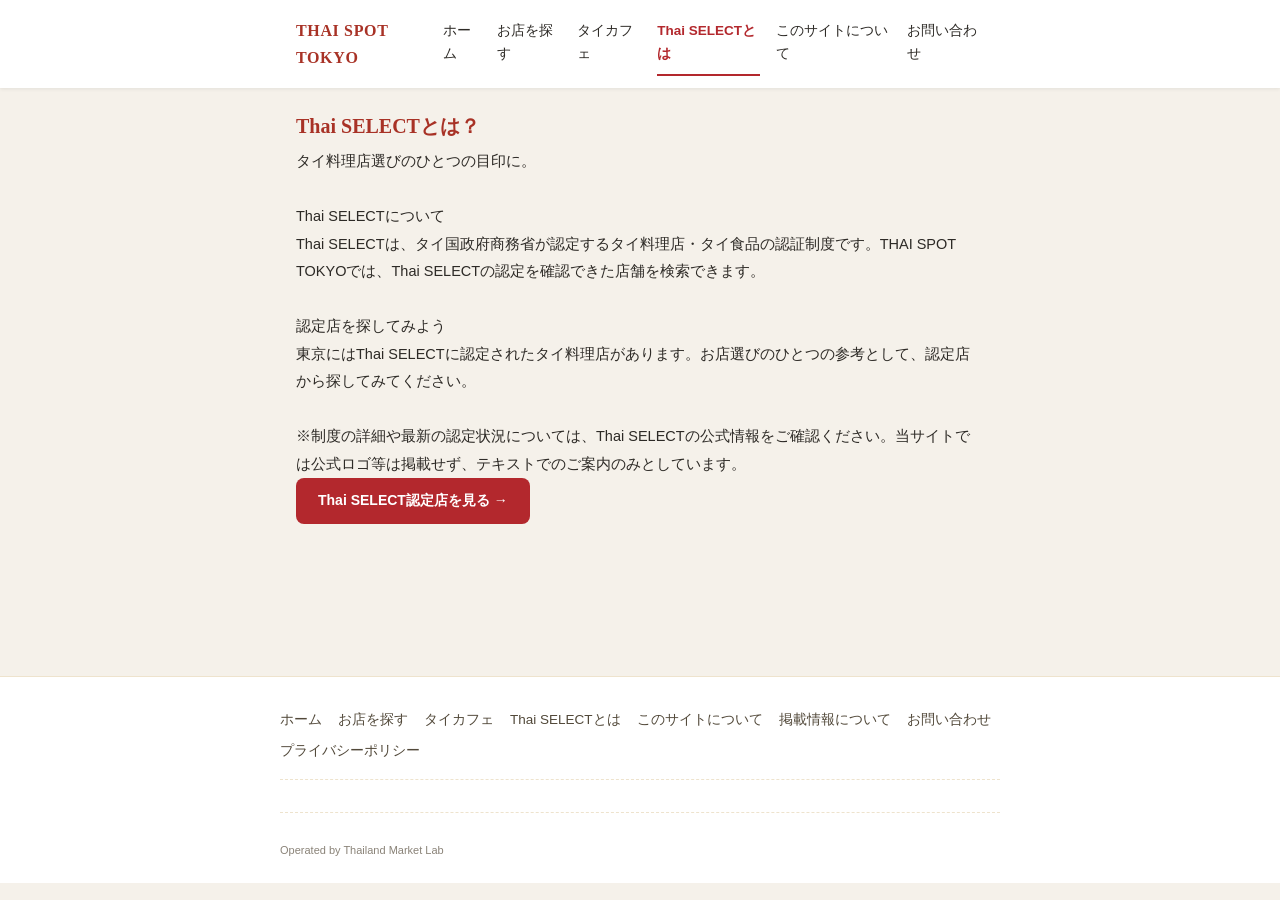
<file: thaiselect.html>
<!doctype html>
<html lang="ja">
<head>
<meta charset="UTF-8">
<meta name="viewport" content="width=device-width, initial-scale=1.0">
<title id="page-title">Thai SELECTとは？｜THAI SPOT TOKYO</title>
<meta name="description" id="page-description" content="タイ国政府商務省が認定する「Thai SELECT」について、THAI SPOT TOKYOでのご案内です。">
<link rel="stylesheet" href="assets/css/style.css?v=20260826a">
</head>
<body>

<div id="site-header"></div>

<main id="main-content">
  <div class="container">
    <!-- シート設定に問題がある可能性があるときだけ表示(実装設計書13-H-12。search.html等と同一の慣例) -->
    <div id="warnings-banner-mount"></div>

    <div class="article">
      <h1 class="article__title" id="article-title">Thai SELECTとは？</h1>
      <p class="article__body" id="article-body"></p>
      <p id="article-cta"></p>
    </div>
  </div>
</main>

<div id="site-footer"></div>

<!-- 要件2-2「文言層は無停止」: 本文はSite_Texts駆動だが、通信失敗時（現状gvizが401等）でも
     texts-default.jsの組み込み文言でページとして完全に成立させる（白画面・空欄禁止）。
     広告枠なし（要件1章6番：Thai SELECTとは？ページに広告枠の割当なし）。
     動的テキストは全てTS.util.setText()（textContent代入）経由。href は自前組み立て文字列を直接代入する
     （実装設計書10-1規約: 内部相対リンクはel()のattrsに入れずに直接代入）。 -->
<script src="assets/js/config.js?v=20260826a"></script>
<script src="assets/js/texts-default.js?v=20260826a"></script>
<script src="assets/js/util.js?v=20260826a"></script>
<script src="assets/js/data.js?v=20260826a"></script>
<script src="assets/js/render.js?v=20260826a"></script>
<script>
(function () {
  'use strict';

  var U = TS.util;

  TS.render.chrome('thaiselect'); // ヘッダー/フッター骨格を先に描画(体感速度優先)

  // texts-defaultを直接使う即時描画(データ取得前・取得失敗時の両方に効く共通関数)
  function applyTexts(texts) {
    document.title = texts('meta_title_thaiselect') || document.title;
    var descMeta = document.getElementById('page-description');
    if (descMeta) descMeta.setAttribute('content', texts('meta_desc_thaiselect'));

    U.setText('article-title', texts('thaiselect_title'));
    U.setText('article-body', texts('thaiselect_body'));

    renderCta(texts('thaiselect_cta_label'));
  }

  // CTAボタン: 「Thai SELECT認定店を見る」→ search.html?feature=Thai SELECT認定（実マスタ値・要件5章/検索仕様）
  function renderCta(label) {
    var mount = document.getElementById('article-cta');
    mount.textContent = '';
    if (!label) return;
    var a = U.el('a', { class: 'btn btn--primary' }, [label]);
    a.href = 'search.html?feature=' + encodeURIComponent('Thai SELECT認定'); // 自前組み立て文字列は直接代入(設計書10-1)
    mount.appendChild(a);
  }

  // 要件2-2の趣旨: まずtexts-defaultの組み込み文言で即時描画する(体感速度・無停止の両立)。
  // Site_Textsに発注者の更新があれば、db.load()解決後に上書きする。
  applyTexts(function (key) { return (TS.textsDefault && TS.textsDefault[key]) || ''; });

  TS.data.load().then(function (db) {
    TS.render.footerNotices(db);
    insertWarningsBanner(db);
    applyTexts(db.texts);
  }).catch(function (err) {
    // 本文は既にtexts-defaultで表示済みなので致命的エラーにはしない(要件2-2「文言層は無停止」)。
    // フッターの「お知らせ・特集」欄のみ空のまま(致命的ではない)。
    if (typeof console !== 'undefined') console.error('[thaiselect.html] データ取得に失敗(texts-defaultで続行):', err);
  });

  // シート設定に問題がある可能性があるときだけ小バナーを先頭に挿入(実装設計書13-H-12)
  function insertWarningsBanner(db) {
    if (typeof TS.render.warningsBanner !== 'function') return;
    var banner = TS.render.warningsBanner(db);
    if (!banner) return;
    var mount = document.getElementById('warnings-banner-mount');
    if (mount) mount.appendChild(banner);
  }
})();
</script>
</body>
</html>
</file>
<file: assets/css/style.css>
/*
 * THAI SPOT TOKYO — 全ページ共通デザインシステム
 * 作成: タチコマ(Wave1-B)。配色・書体・部品は「デザイン案_CD統合_v1.html」(発注者確定デザイン)を正とする。
 * 構成の参考: demo/index.html(発注者高評価のデモ)。ただし配色はCD統合案(赤・金黄・クリーム)のみを使用し、
 * demoの緑系配色(--thai-green等)は採用しない(要件定義書8章: 配色はCD統合案が正)。
 * 375px基準モバイルファースト。768px+でコンテナ幅・2カラム化などを調整(実装設計書2章)。
 */

/* ==========================================================================
   0. リセット
   ========================================================================== */
*,
*::before,
*::after {
  box-sizing: border-box;
  margin: 0;
  padding: 0;
}

html {
  -webkit-text-size-adjust: 100%;
  text-size-adjust: 100%;
}

ul,
ol {
  list-style: none;
}

a {
  color: inherit;
  text-decoration: none;
}

img,
svg {
  display: block;
  max-width: 100%;
  height: auto;
}

button,
input,
textarea,
select {
  font: inherit;
  color: inherit;
  background: none;
  border: none;
}

button {
  cursor: pointer;
}

button:disabled {
  cursor: not-allowed;
}

/* ==========================================================================
   1. デザイントークン(CSSカスタムプロパティ) — デザイン案_CD統合_v1.html準拠
   ========================================================================== */
:root {
  /* カラー: 案C×D統合(確定) */
  --color-primary: #b3282d;       /* 主赤: ボタン・強調・見出しリンク */
  --color-primary-deep: #a83226;  /* 深赤: 店舗名・タグ(赤) */
  --color-gold: #f4c430;          /* 金黄: 枠アクセント(chip.y等) */
  --color-gold-light: #ffd75e;    /* 金黄(明): ブランドロゴ文字・ヒーロー強調 */

  --color-bg: #f5f1ea;            /* クリーム地: ページ背景 */
  --color-card: #fffdf9;          /* カード背景 */
  --color-border: #eee3cd;        /* カード枠・区切り線 */
  --color-chip-border: #e8ddc8;   /* チップ枠(未選択時) */

  --color-ink: #2d2a26;           /* 本文の基本文字色 */
  --color-heading: #3d3929;       /* セクション見出し文字色 */
  --color-muted: #8a8378;         /* 補足・メタ情報(エリア/駅など) */
  --color-muted-2: #52493a;       /* 補足文字色(やや濃い) */
  --color-subtle: #4b5563;        /* 注意書き等の控えめな文字色 */

  --color-tag-gold-bg: #ffe9b8;   /* タグ(黄)背景 */
  --color-tag-gold-ink: #7a5b12;  /* タグ(黄)文字 */
  --color-tag-red-bg: #fbdfd7;    /* タグ(赤)背景 */
  --color-tag-red-ink: #a83226;   /* タグ(赤)文字 */

  --color-white: #ffffff;
  --color-danger: #b3282d;        /* エラー表示は主赤を流用 */
  --color-danger-bg: #fbdfd7;

  /* ヒーロー背景(実写真が無い場合の代替グラデーション。デザイン案のfoodmark演出に対応) */
  --hero-gradient: radial-gradient(120% 90% at 20% 15%, #e8a13c 0%, #cf5f2e 34%, #a83226 62%, #7a1f1c 100%);
  /* 明るい料理写真でも文字が読めるよう全体を濃いめに・文字が乗る下部は特に濃く(8/25課長指摘対応) */
  --hero-overlay: linear-gradient(180deg, rgba(25, 9, 7, .32) 0%, rgba(25, 9, 7, .18) 35%, rgba(25, 9, 7, .78) 100%);

  /* 書体 */
  --font-heading: Georgia, "Yu Mincho", "Hiragino Mincho ProN", serif;
  --font-body: "Hiragino Sans", "Yu Gothic UI", "Meiryo", sans-serif;

  /* 角丸・シャドウ・間隔 */
  --radius-s: 8px;
  --radius-m: 14px;
  --radius-l: 16px;
  --radius-pill: 999px;
  --shadow-card: 0 1px 6px rgba(0, 0, 0, .07);
  --shadow-float: 0 4px 14px rgba(0, 0, 0, .18);
  --shadow-header: 0 1px 4px rgba(0, 0, 0, .08);

  --container-max: 720px;

  --space-1: 4px;
  --space-2: 8px;
  --space-3: 12px;
  --space-4: 16px;
  --space-5: 24px;
  --space-6: 32px;
  --space-7: 48px;
}

/* ==========================================================================
   2. ベース
   ========================================================================== */
body {
  font-family: var(--font-body);
  background: var(--color-bg);
  color: var(--color-ink);
  line-height: 1.7;
  font-size: 15px;
  -webkit-font-smoothing: antialiased;
}

h1, h2, h3, h4 {
  font-family: var(--font-heading);
  color: var(--color-heading);
  line-height: 1.4;
  font-weight: 700;
}

p {
  color: var(--color-ink);
}

/* 動的テキストの改行反映(要件2-4: innerHTML禁止のためtextContent+CSS改行で対応) */
.pre-wrap {
  white-space: pre-wrap;
  word-break: break-word;
}

:focus-visible {
  outline: 2px solid var(--color-primary);
  outline-offset: 2px;
}

.visually-hidden {
  position: absolute !important;
  width: 1px; height: 1px;
  padding: 0; margin: -1px;
  overflow: hidden;
  clip: rect(0, 0, 0, 0);
  white-space: nowrap;
  border: 0;
}

.container {
  max-width: var(--container-max);
  margin: 0 auto;
  padding: 0 var(--space-4);
}

main {
  display: block;
  min-height: 60vh;
}

.section-title {
  font-family: var(--font-heading);
  font-size: 16px;
  color: var(--color-tag-gold-ink);
  margin: var(--space-6) 0 var(--space-3);
}
.section-title:first-child {
  margin-top: var(--space-5);
}

@media (prefers-reduced-motion: reduce) {
  * { transition: none !important; animation: none !important; }
}

/* ==========================================================================
   3. ヘッダー(ロゴ+ハンバーガーnav) — CSSのみのcheckbox hack
   ========================================================================== */
.site-header {
  background: var(--color-white);
  box-shadow: var(--shadow-header);
  position: sticky;
  top: 0;
  z-index: 100;
}

.site-header__inner {
  max-width: var(--container-max);
  margin: 0 auto;
  padding: var(--space-3) var(--space-4);
  display: flex;
  align-items: center;
  justify-content: space-between;
  position: relative;
}

.site-logo {
  font-family: var(--font-heading);
  font-weight: 700;
  font-size: 16px;
  letter-spacing: .04em;
  color: var(--color-primary-deep);
}

/* チェックボックスハック本体は非表示 */
.hamburger {
  /* button要素化(iOS label タップ不発対応・2026-08-25)に伴いUA既定スタイルを打ち消す */
  background: none;
  border: none;
  padding: 0;
  cursor: pointer;
  display: flex;
  flex-direction: column;
  justify-content: center;
  gap: 4px;
  width: 32px;
  height: 32px;
  padding: 6px;
  cursor: pointer;
}
.hamburger span {
  display: block;
  height: 2px;
  border-radius: 2px;
  background: var(--color-primary-deep);
}

.site-nav {
  display: none;
  flex-direction: column;
  position: absolute;
  top: 100%;
  left: 0;
  right: 0;
  background: var(--color-white);
  box-shadow: var(--shadow-float);
  border-top: 1px solid var(--color-border);
}
.site-nav__link {
  padding: var(--space-3) var(--space-4);
  font-size: 14px;
  border-bottom: 1px solid var(--color-bg);
}
.site-nav__link.is-current {
  color: var(--color-primary);
  font-weight: 700;
}

.site-nav.is-open {
  display: flex;
}

@media (min-width: 768px) {
  .hamburger { display: none; }
  .site-nav {
    display: flex;
    flex-direction: row;
    position: static;
    box-shadow: none;
    border-top: none;
    background: none;
    gap: var(--space-4);
  }
  .site-nav__link {
    padding: var(--space-2) 0;
    border-bottom: none;
    font-size: 13.5px;
  }
  .site-nav__link.is-current {
    border-bottom: 2px solid var(--color-primary);
  }
}

/* ==========================================================================
   4. フッター
   ========================================================================== */
.site-footer {
  background: var(--color-white);
  border-top: 1px solid var(--color-border);
  margin-top: var(--space-7);
  padding: var(--space-6) var(--space-4) var(--space-5);
}

.footer-nav {
  max-width: var(--container-max);
  margin: 0 auto;
  display: flex;
  flex-wrap: wrap;
  justify-content: center; /* モバイルは中央寄せ(2026-08-25 課長iPhone実機フィードバック) */
  text-align: center;
  gap: var(--space-2) var(--space-4);
  font-size: 13px;
  color: var(--color-muted-2);
  padding-bottom: var(--space-4);
}
.footer-nav__link:hover {
  color: var(--color-primary);
}

.footer-notices {
  max-width: var(--container-max);
  margin: 0 auto;
  padding: var(--space-4) 0;
  border-top: 1px dashed var(--color-border);
}
.footer-notices__title {
  font-size: 13px;
  color: var(--color-tag-gold-ink);
  margin-bottom: var(--space-2);
}
.footer-notices__list {
  display: flex;
  flex-direction: column;
  gap: var(--space-1);
}
.footer-notices__link {
  font-size: 13px;
  color: var(--color-primary-deep);
}
.footer-notices__link:hover {
  text-decoration: underline;
}

.footer-caution {
  max-width: var(--container-max);
  margin: 0 auto;
  padding-top: var(--space-4);
  border-top: 1px dashed var(--color-border);
  font-size: 11.5px;
  color: var(--color-muted);
  white-space: pre-wrap;
}

.footer-copyright {
  max-width: var(--container-max);
  margin: var(--space-3) auto 0;
  font-size: 11px;
  color: var(--color-muted);
}

@media (min-width: 768px) {
  .footer-nav { font-size: 13.5px; justify-content: flex-start; text-align: left; }
}

/* ==========================================================================
   5. ヒーロー(写真+グラデオーバーレイ+検索バー)
   ========================================================================== */
.hero {
  position: relative;
  min-height: 280px;
  overflow: hidden;
  display: flex;
  align-items: flex-end;
  /* 優先順位: texts('hero_image_url')(JSが--hero-imageを設定) > assets/img/hero.jpg > CSSグラデ(実装設計書6章) */
  background-image: var(--hero-image, url('../img/hero.jpg')), var(--hero-gradient);
  background-size: cover, cover;
  background-position: center, center;
  background-repeat: no-repeat, no-repeat;
}

.hero::after {
  content: '';
  position: absolute;
  inset: 0;
  background: var(--hero-overlay);
  pointer-events: none;
}

.hero__content {
  position: relative;
  z-index: 1;
  width: 100%;
  padding: var(--space-5) var(--space-4) var(--space-5);
  color: var(--color-white);
}

.hero__brand {
  font-size: 12.5px;
  letter-spacing: .24em;
  color: var(--color-gold-light);
  font-weight: 700;
  /* 白飯・卵など明るい背景でも沈まない三重影(8/25課長指摘対応) */
  text-shadow: 0 0 5px rgba(0, 0, 0, .65), 0 1px 3px rgba(0, 0, 0, .8), 0 2px 12px rgba(0, 0, 0, .55);
}

.hero__title {
  font-family: var(--font-heading);
  font-size: 22px;
  font-weight: 600;
  line-height: 1.5;
  margin: var(--space-2) 0 var(--space-4);
  text-shadow: 0 1px 3px rgba(0, 0, 0, .7), 0 2px 16px rgba(0, 0, 0, .55);
  color: var(--color-white);
  white-space: pre-wrap;
}

.hero-search {
  display: flex;
  background: var(--color-white);
  border-radius: var(--radius-m);
  overflow: hidden;
  box-shadow: var(--shadow-float);
  max-width: 480px;
}
.hero-search__input {
  flex: 1;
  padding: 12px 16px;
  font-size: 14px;
  outline: none;
  color: var(--color-ink);
  min-width: 0;
}
.hero-search__button {
  background: var(--color-primary);
  color: var(--color-white);
  padding: 0 20px;
  font-weight: 700;
  font-size: 14px;
}
.hero-search__button:hover {
  background: var(--color-primary-deep);
}

@media (min-width: 768px) {
  .hero { min-height: 340px; }
  .hero__content { padding: var(--space-6) var(--space-5); }
  .hero__title { font-size: 28px; }
}

/* ==========================================================================
   6. チップ — デザイン案_CD統合_v1.html の .chip / .chip.on / .chip.y を踏襲
   ========================================================================== */
.chips {
  display: flex;
  flex-wrap: wrap;
  gap: var(--space-2);
}

.chip {
  display: inline-flex;
  align-items: center;
  background: var(--color-white);
  border: 1.5px solid var(--color-chip-border);
  border-radius: var(--radius-pill);
  padding: 5px 14px;
  font-size: 13px;
  color: var(--color-muted-2);
  transition: background .12s, color .12s, border-color .12s;
}
a.chip:hover,
button.chip:hover {
  border-color: var(--color-primary);
}
.chip.on {
  background: var(--color-primary);
  border-color: var(--color-primary);
  color: var(--color-white);
  font-weight: 700;
}
.chip.y {
  border-color: var(--color-gold);
}
.chip.on.y {
  box-shadow: 0 0 0 2px rgba(244, 196, 48, .5) inset;
}

/* ==========================================================================
   7. 店舗カード(検索結果カード) — 要件1章/3章準拠
   ========================================================================== */
.card-list {
  display: flex;
  flex-direction: column;
  gap: var(--space-3);
}

.store-card {
  display: flex;
  flex-direction: column;
  background: var(--color-card);
  border: 1.5px solid var(--color-border);
  border-radius: var(--radius-l);
  overflow: hidden;
  box-shadow: var(--shadow-card);
}
a.store-card:hover {
  border-color: var(--color-primary);
}

.store-card__media {
  aspect-ratio: 4 / 3;
  background: var(--color-bg);
  overflow: hidden;
}
.store-card__img {
  width: 100%;
  height: 100%;
  object-fit: cover;
}

.store-card__body {
  padding: 14px 16px;
  display: flex;
  flex-direction: column;
  gap: 4px;
}

.store-card__badges {
  display: flex;
  flex-wrap: wrap;
  gap: 4px;
  margin-bottom: 2px;
}

.store-card__name {
  font-family: var(--font-heading);
  color: var(--color-primary-deep);
  font-weight: 700;
  font-size: 16px;
}

.store-card__meta {
  font-size: 11.5px;
  color: var(--color-muted);
}

.store-card__desc {
  font-size: 12.5px;
  color: var(--color-muted-2);
  margin-top: 2px;
  display: -webkit-box;
  -webkit-line-clamp: 2;
  -webkit-box-orient: vertical;
  overflow: hidden;
}

.store-card__tags {
  display: flex;
  flex-wrap: wrap;
  gap: 4px;
  margin-top: 6px;
}

@media (min-width: 768px) {
  .card-list {
    display: grid;
    grid-template-columns: repeat(2, 1fr);
    gap: var(--space-4);
  }
  .store-card { flex-direction: row; }
  .store-card__media { width: 38%; aspect-ratio: auto; }
  .store-card__body { flex: 1; }
}

/* ==========================================================================
   8. バッジ(Restaurant/Cafe/Thai SELECT)
   ========================================================================== */
.badge {
  display: inline-flex;
  align-items: center;
  font-size: 10.5px;
  font-weight: 700;
  border-radius: var(--radius-pill);
  padding: 2px 9px;
  line-height: 1.6;
  white-space: nowrap;
}
.badge--type-restaurant {
  background: var(--color-tag-red-bg);
  color: var(--color-tag-red-ink);
}
.badge--type-cafe {
  background: var(--color-tag-gold-bg);
  color: var(--color-tag-gold-ink);
}
.badge--thaiselect {
  background: var(--color-gold);
  color: #5c3d00;
  border: 1px solid #c99a12;
}

/* 検索チップ内の料理/シーン等タグ(store-card__tags用) */
.tag {
  font-size: 10.5px;
  border-radius: var(--radius-pill);
  padding: 2px 9px;
  background: var(--color-tag-gold-bg);
  color: var(--color-tag-gold-ink);
  font-weight: 700;
}
.tag--red {
  background: var(--color-tag-red-bg);
  color: var(--color-tag-red-ink);
}

/* ==========================================================================
   9. セクションパネル(汎用パネル・タイカフェ/Thai SELECT導線などのプロモーションパネル)
   ========================================================================== */
.panel {
  background: var(--color-white);
  border: 1.5px solid var(--color-border);
  border-radius: var(--radius-m);
  padding: var(--space-4);
  margin-top: var(--space-4);
}
.panel h2, .panel h3 {
  font-size: 13px;
  color: var(--color-muted);
  margin: var(--space-3) 0 var(--space-2);
}
.panel h2:first-child, .panel h3:first-child {
  margin-top: 0;
}

.promo-panel {
  margin-top: var(--space-4);
  background: var(--color-white);
  border-radius: var(--radius-m);
  border: 1.5px solid var(--color-border);
  padding: 14px 16px;
}
.promo-panel__title {
  font-family: var(--font-heading);
  font-size: 14.5px;
  color: var(--color-heading);
  font-weight: 700;
}
.promo-panel__desc {
  font-size: 12px;
  color: var(--color-muted);
  margin-top: 2px;
}
.promo-panel__link {
  display: inline-block;
  margin-top: var(--space-2);
  color: var(--color-primary);
  font-size: 12.5px;
  font-weight: 700;
}
.promo-panel__link:hover {
  text-decoration: underline;
}

/* ホーム「何から探す？」6ブロック */
.explore-grid {
  display: grid;
  grid-template-columns: repeat(2, 1fr);
  gap: var(--space-3);
}
.explore-tile {
  display: flex;
  flex-direction: column;
  align-items: center;
  justify-content: center;
  gap: var(--space-2);
  background: var(--color-white);
  border: 1.5px solid var(--color-border);
  border-radius: var(--radius-m);
  padding: var(--space-4) var(--space-2);
  text-align: center;
  box-shadow: var(--shadow-card);
}
.explore-tile:hover {
  border-color: var(--color-primary);
}
.explore-tile__icon {
  /* 8/25課長要望: 絵文字→自前SVGラインアイコン(端末差ゼロ・配色統一)。金黄の薄地円に深赤ストローク */
  width: 46px;
  height: 46px;
  display: grid;
  place-items: center;
  border-radius: 999px;
  background: #fdf1d7;
  border: 1px solid #f4e2b8;
  color: var(--color-primary-deep);
}
.explore-tile__icon svg {
  width: 24px;
  height: 24px;
  display: block;
}
.explore-tile__label {
  font-size: 12.5px;
  color: var(--color-muted-2);
  font-weight: 700;
}

@media (min-width: 768px) {
  .explore-grid { grid-template-columns: repeat(3, 1fr); }
}

/* ==========================================================================
   10. ボタン
   ========================================================================== */
.btn {
  display: inline-flex;
  align-items: center;
  justify-content: center;
  border-radius: var(--radius-s);
  padding: 11px 22px;
  font-size: 14px;
  font-weight: 700;
  text-align: center;
  transition: background .12s, opacity .12s;
}
.btn--primary {
  background: var(--color-primary);
  color: var(--color-white);
}
.btn--primary:hover {
  background: var(--color-primary-deep);
}
.btn--outline {
  background: var(--color-white);
  color: var(--color-primary);
  border: 1.5px solid var(--color-primary);
}
.btn--outline:hover {
  background: var(--color-tag-red-bg);
}
.btn--secondary {
  background: #b6ad9d;
  color: var(--color-white);
}
.btn:disabled,
.btn[aria-disabled="true"] {
  opacity: .5;
  cursor: not-allowed;
}

/* ==========================================================================
   11. フォーム部品(お問い合わせ等)
   ========================================================================== */
.form-field {
  margin-bottom: var(--space-4);
}
.form-label {
  display: block;
  font-size: 13px;
  font-weight: 700;
  color: var(--color-heading);
  margin-bottom: var(--space-2);
}
.form-label .required {
  color: var(--color-primary);
  font-size: 11px;
  margin-left: var(--space-1);
}
.form-input,
.form-textarea,
.form-select {
  display: block;
  width: 100%;
  border: 1.5px solid var(--color-chip-border);
  border-radius: var(--radius-s);
  padding: 10px 12px;
  font-size: 15px;
  background: var(--color-white);
  color: var(--color-ink);
}
.form-input:focus,
.form-textarea:focus,
.form-select:focus {
  border-color: var(--color-primary);
}
.form-textarea {
  min-height: 140px;
  resize: vertical;
}
.form-radio-group {
  display: flex;
  flex-wrap: wrap;
  gap: var(--space-3);
}
.form-radio-item {
  display: inline-flex;
  align-items: center;
  gap: 6px;
  font-size: 14px;
}
.form-hint {
  font-size: 11.5px;
  color: var(--color-muted);
  margin-top: var(--space-1);
}
.form-error {
  font-size: 12px;
  color: var(--color-danger);
  margin-top: var(--space-1);
}
.form-success {
  font-size: 12px;
  color: #1b7a5a;
  margin-top: var(--space-1);
}

/* ハニーポット項目: CSSで不可視化(bot対策・要件7章) */
.form-honeypot {
  position: absolute !important;
  left: -9999px !important;
  width: 1px; height: 1px;
  overflow: hidden;
}

/* ==========================================================================
   12. 文章ページ(About/Thai SELECT/掲載情報について/プライバシーポリシー/page.html共通)
   ========================================================================== */
.article {
  padding: var(--space-5) 0 var(--space-7);
}
.article__title {
  font-family: var(--font-heading);
  font-size: 20px;
  color: var(--color-primary-deep);
  margin-bottom: var(--space-2);
}
.article__meta {
  font-size: 11.5px;
  color: var(--color-muted);
  margin-bottom: var(--space-4);
}
.article__image {
  width: 100%;
  border-radius: var(--radius-m);
  margin-bottom: var(--space-4);
  overflow: hidden;
}
.article__image img {
  width: 100%;
  object-fit: cover;
}
.article__body {
  font-size: 14.5px;
  line-height: 1.9;
  color: var(--color-ink);
  white-space: pre-wrap;
  word-break: break-word;
}

/* ==========================================================================
   13. エラー・空状態・読み込み中の共通表示
   ========================================================================== */
.state-panel {
  text-align: center;
  padding: 40px 16px;
  color: var(--color-muted);
}
.state-panel__code {
  font-family: var(--font-heading);
  font-size: 44px;
  color: var(--color-border);
  font-weight: 700;
}
.state-panel__title {
  font-family: var(--font-heading);
  font-size: 17px;
  color: var(--color-heading);
  margin: var(--space-2) 0 var(--space-2);
}
.state-panel__desc {
  font-size: 13px;
  color: var(--color-muted);
  line-height: 1.8;
}
.state-panel__actions {
  margin-top: var(--space-5);
  display: flex;
  flex-wrap: wrap;
  gap: var(--space-3);
  justify-content: center;
}
.state-panel--error .state-panel__title {
  color: var(--color-danger);
}
.state-panel--error {
  background: var(--color-danger-bg);
  border-radius: var(--radius-m);
}

/* ==========================================================================
   14. 広告枠 — 該当広告なしなら何も出さない(render.jsがElementを返さない設計)
   ========================================================================== */
.ad-slot {
  margin: var(--space-5) 0;
  text-align: center;
}
.ad-slot__link,
.ad-slot__img {
  display: inline-block;
  max-width: 100%;
  border-radius: var(--radius-m);
  overflow: hidden;
}
.ad-slot__img {
  width: 100%;
}

/* ==========================================================================
   15. 店舗詳細ページ(store.html固有クラス) — 設計書11章TODO8: インラインstyleを専用クラスへ移行
   ========================================================================== */
/* 画像ギャラリー: Exterior_Image/Food_Imageの2枚構成。1枚のみの時は--singleで1カラムに切替(0枚は非描画)。 */
.store-detail__gallery {
  display: grid;
  grid-template-columns: 1fr 1fr;
  gap: var(--space-2);
  margin: var(--space-3) 0 var(--space-4);
}
.store-detail__gallery--single {
  grid-template-columns: 1fr;
}

.store-detail__map-btn {
  margin: var(--space-3) 0;
}

/* 公式サイト/Instagramボタン列(登録時のみ表示・複数行折り返し対応) */
.store-detail__links {
  display: flex;
  flex-wrap: wrap;
  gap: var(--space-2);
  margin: var(--space-3) 0;
}

.store-detail__tiktok {
  margin: var(--space-2) 0 var(--space-3);
}

.store-detail__notice {
  margin-top: 20px;
}
.store-detail__notice-btn {
  margin-top: var(--space-2);
}

/* ==========================================================================
   16. その他ユーティリティ
   ========================================================================== */
[hidden] {
  display: none !important;
}
</file>
